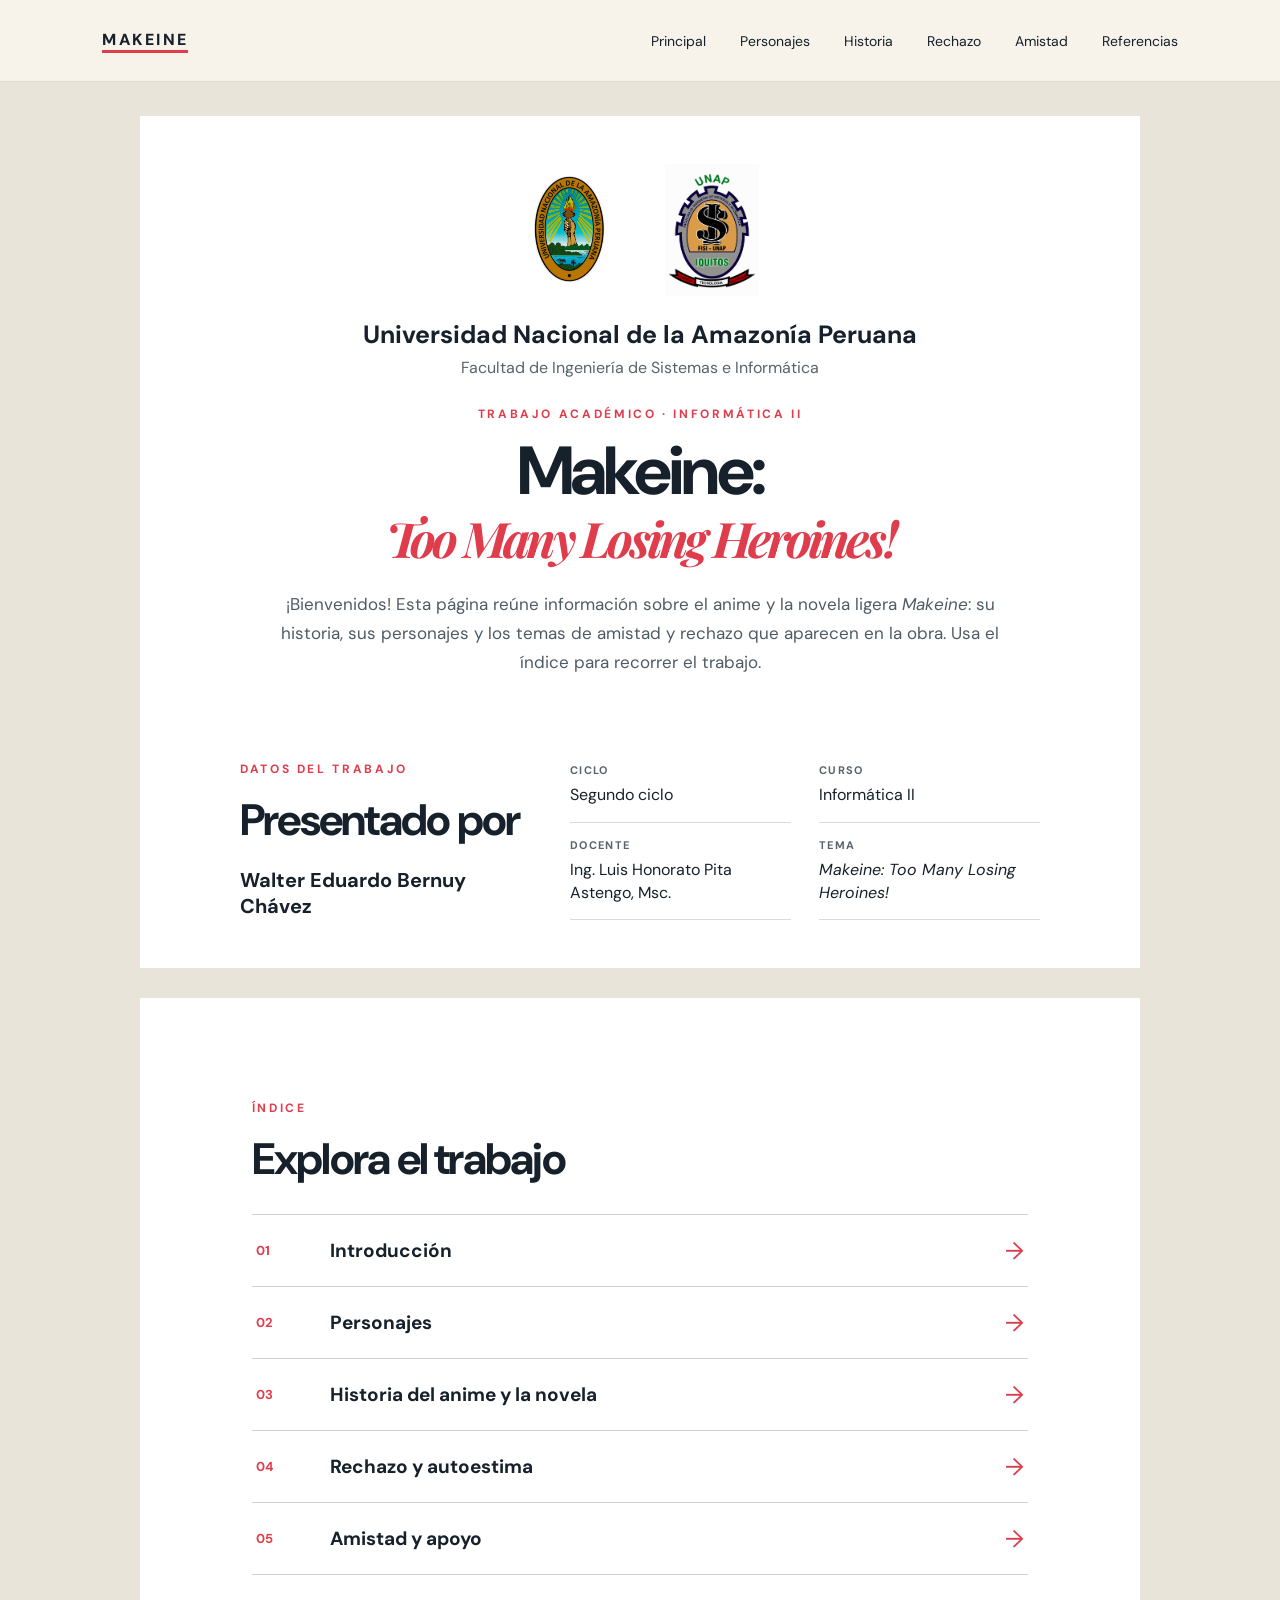
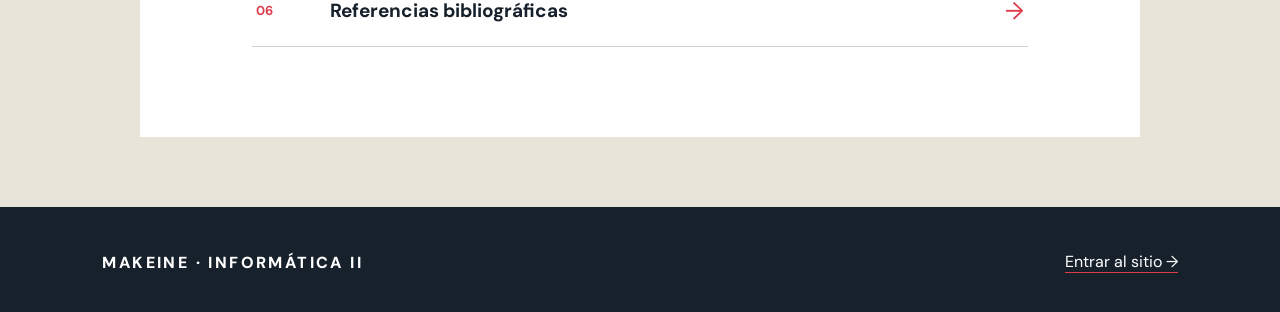
<file: index.html>
<!doctype html>
<html lang="es">
<head>
  <meta charset="utf-8">
  <meta name="viewport" content="width=device-width, initial-scale=1">
  <meta http-equiv="refresh" content="0; url=Presentacion/Presentacion.html">
  <title>Makeine | Presentacion</title>
</head>
<body>
  <p>Redirigiendo a la <a href="Presentacion/Presentacion.html">pagina de Presentacion</a>...</p>
</body>
</html>
</file>
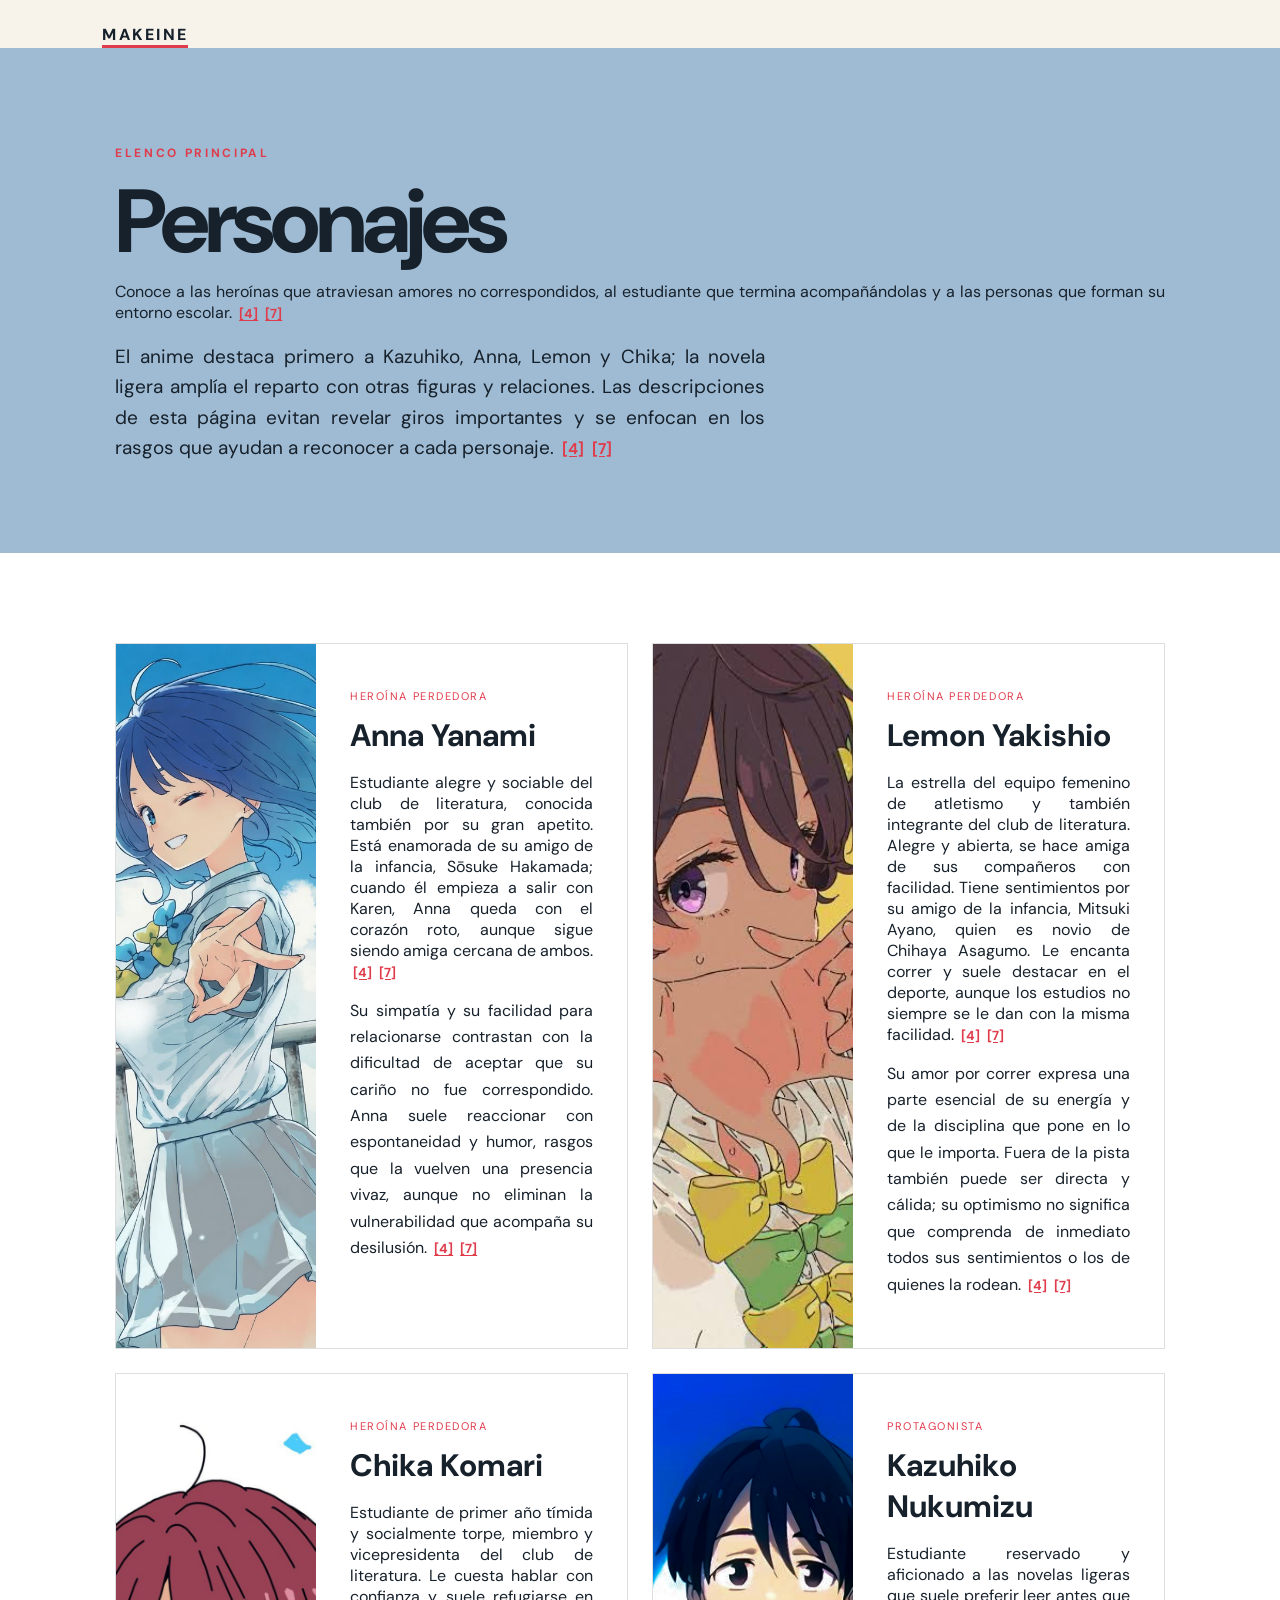
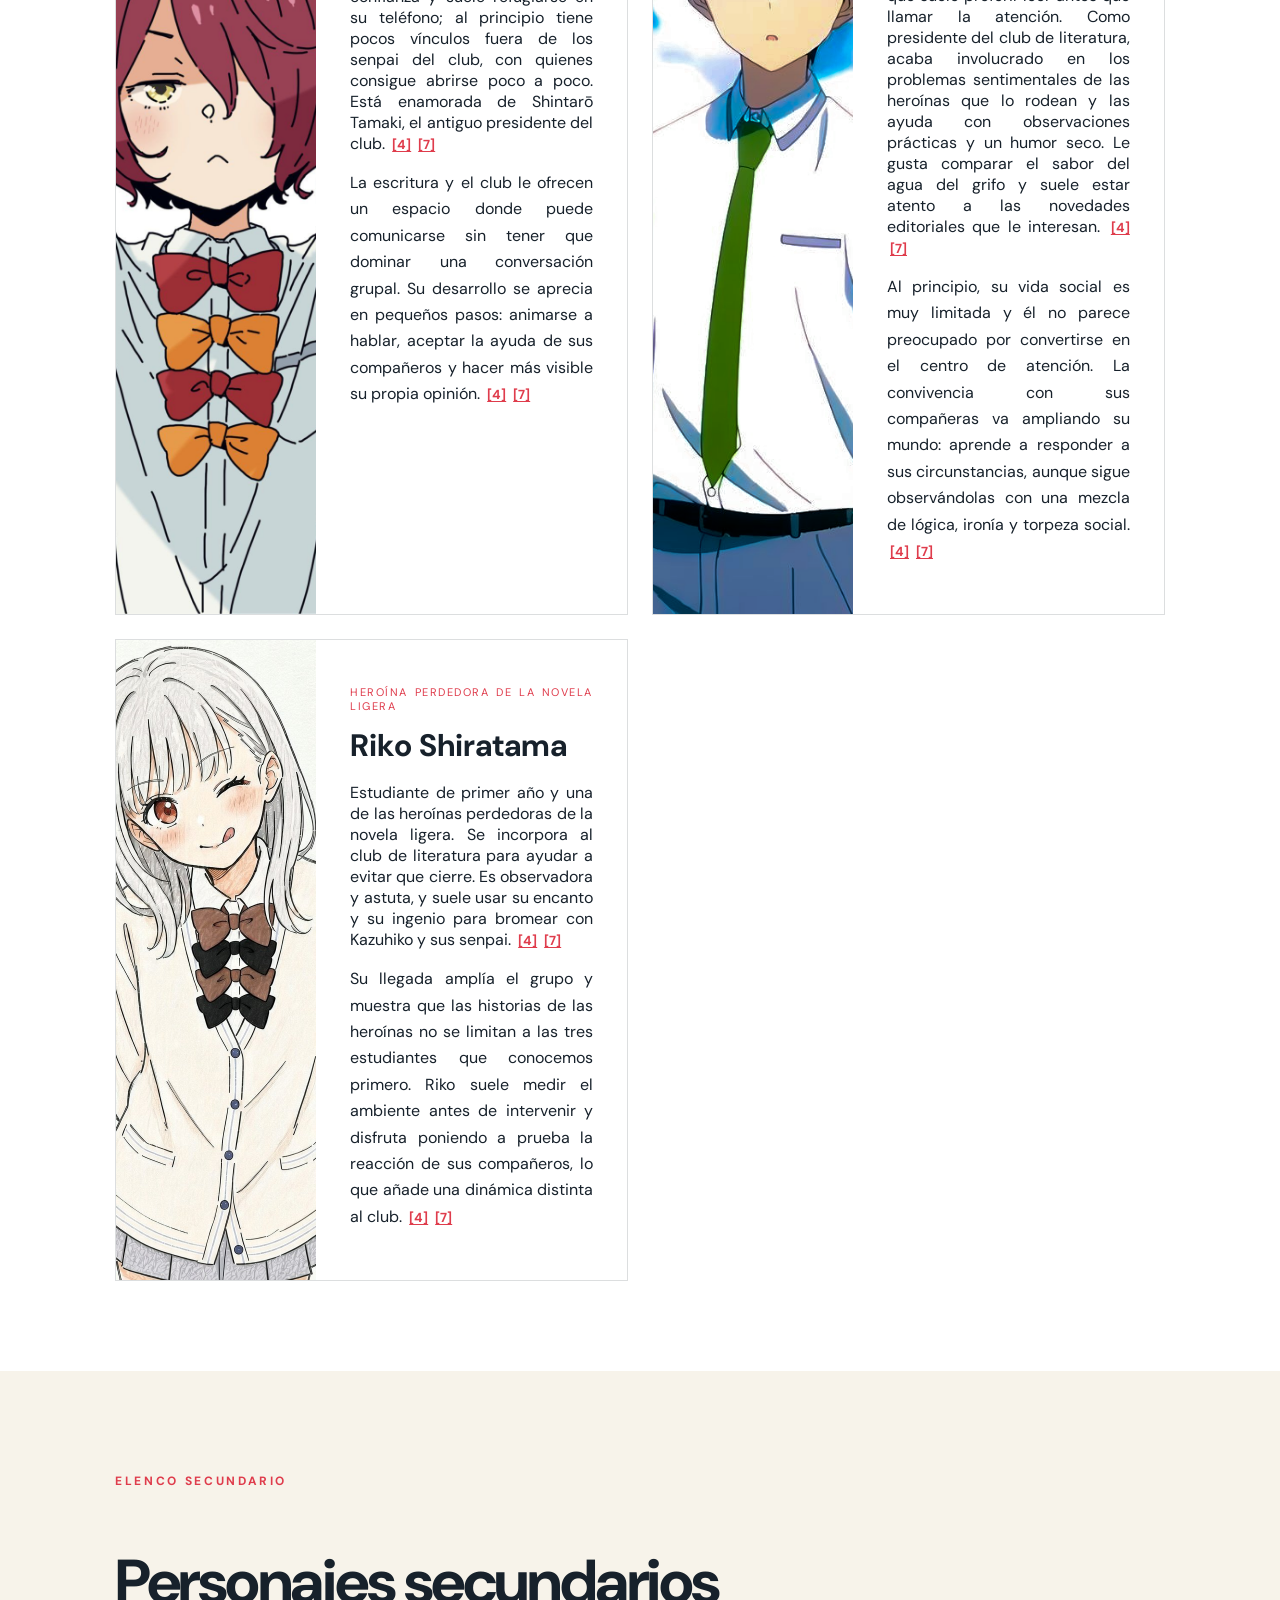
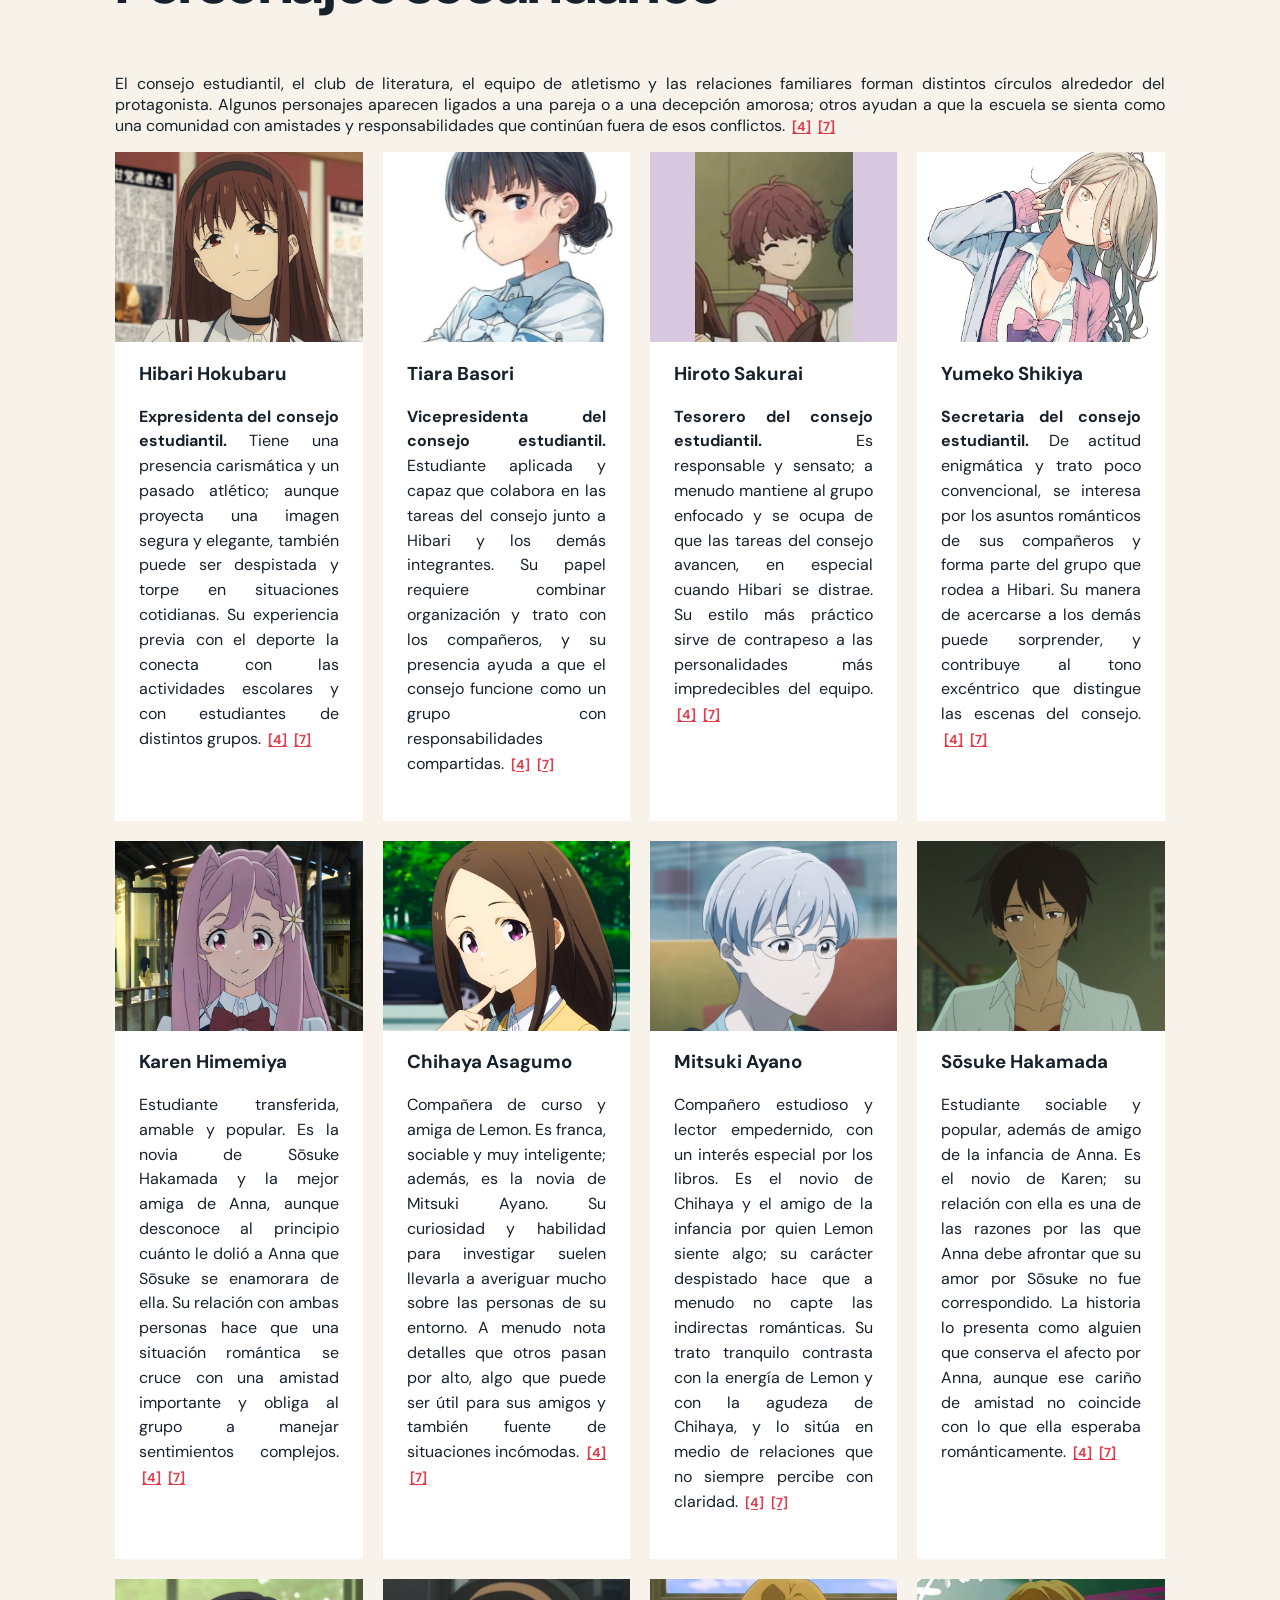
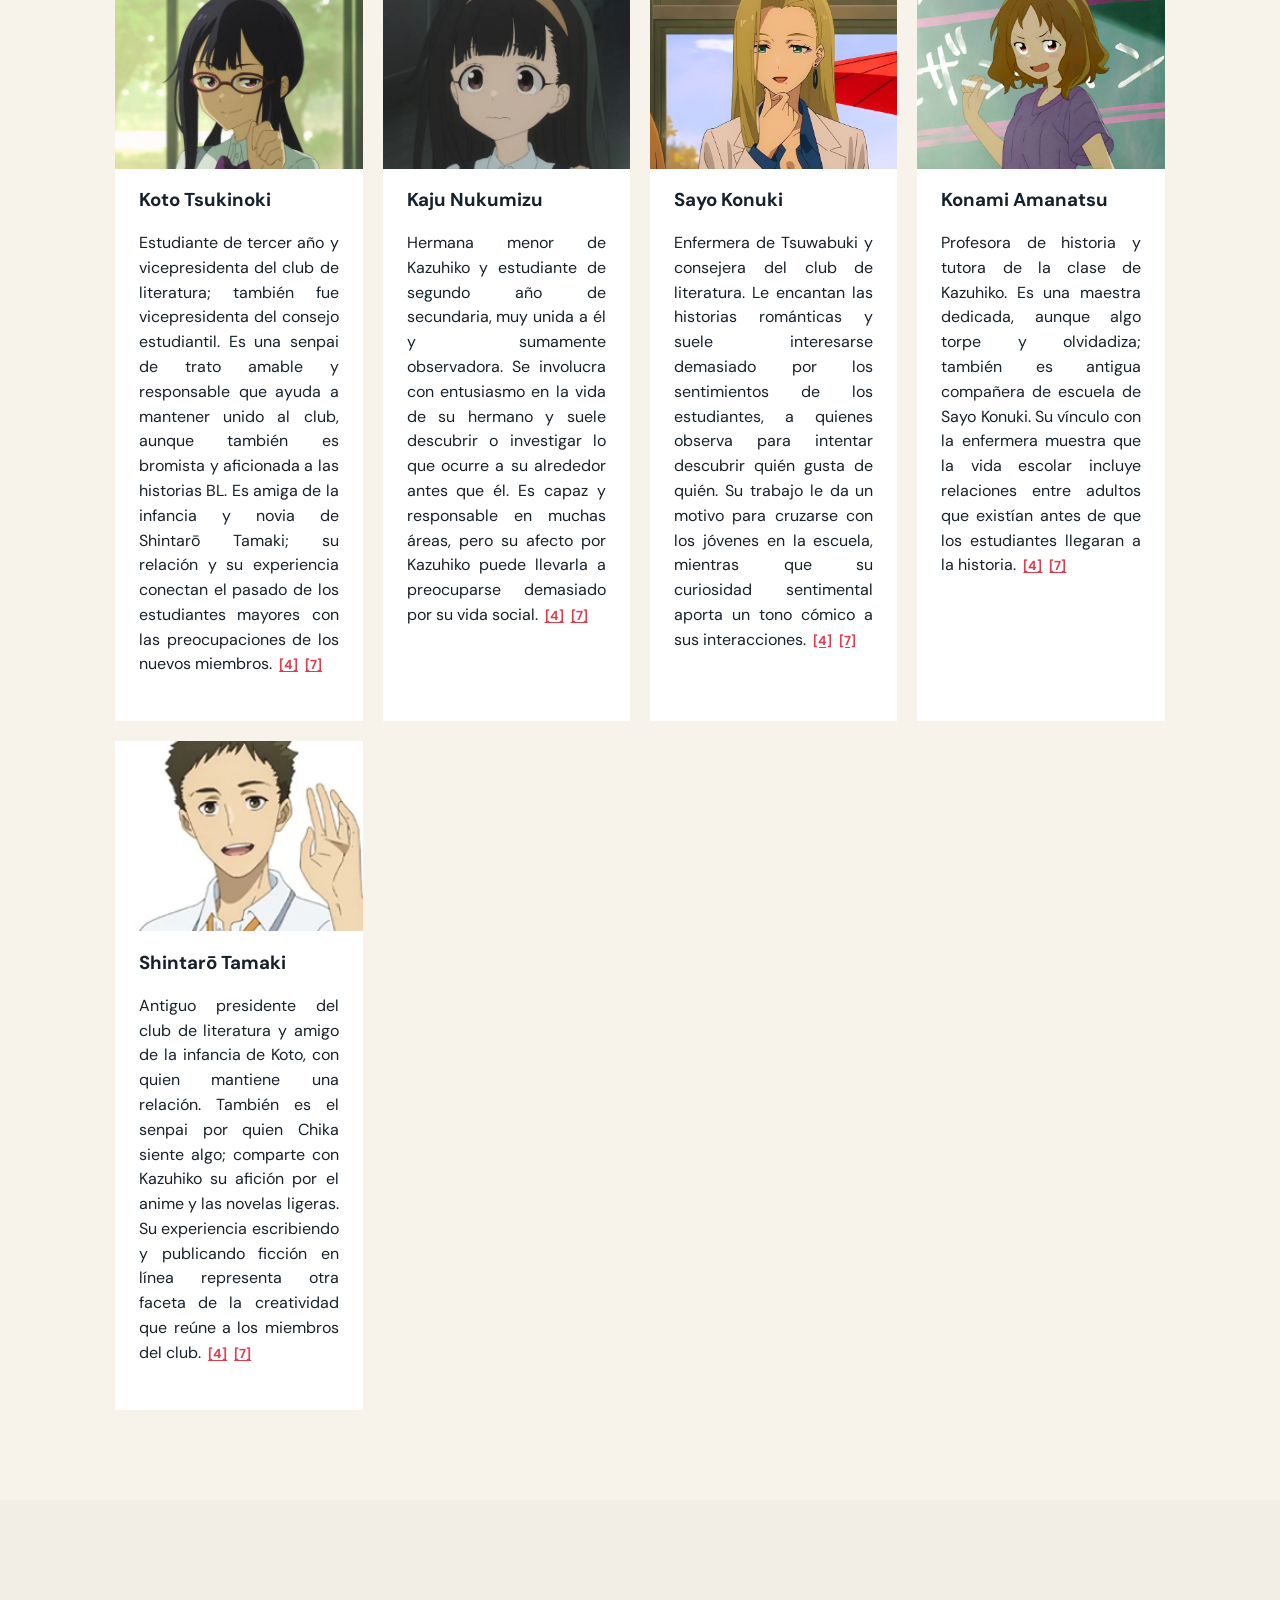
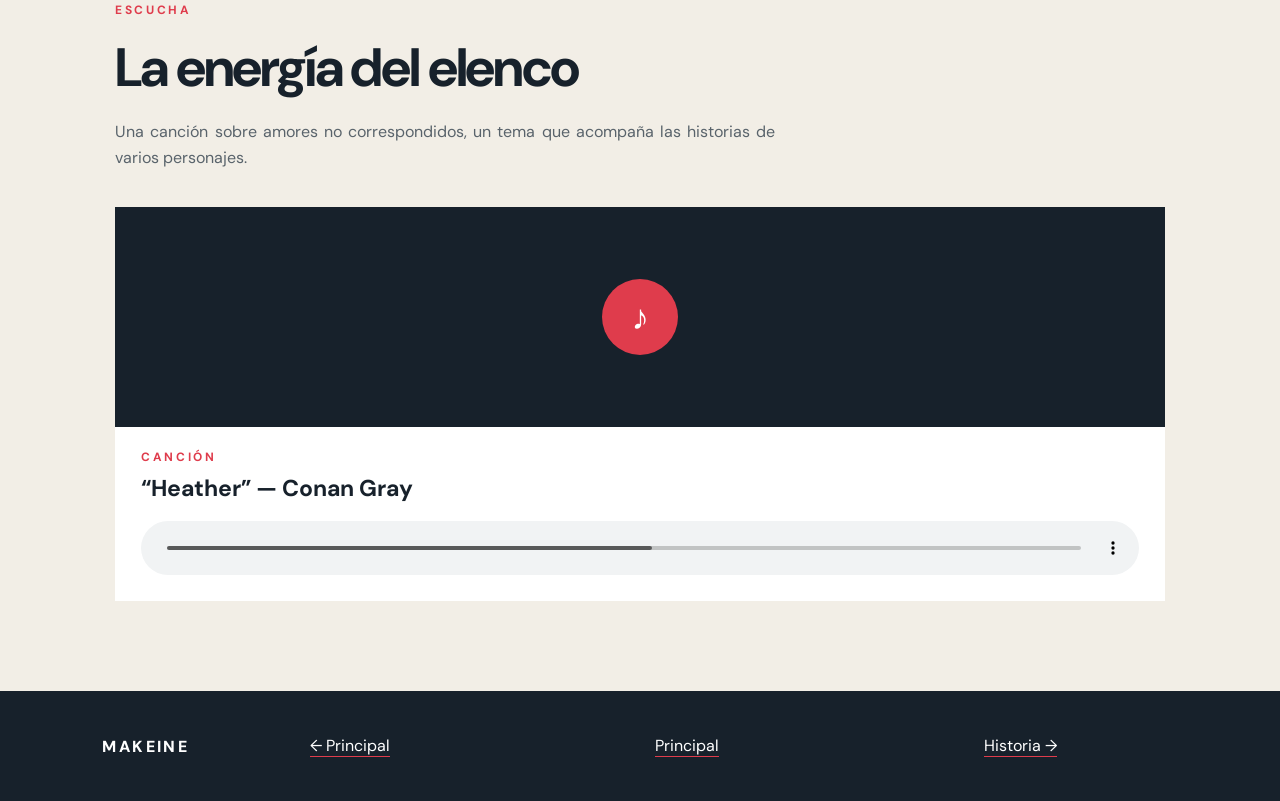
<file: Contenido 1/personajes.html>
<!doctype html>
<html lang="es">
<head>
  <meta charset="utf-8">
  <meta name="viewport" content="width=device-width, initial-scale=1">
  <link rel="icon" type="image/jpeg" href="../imagenes/favicon%20de%20de%20yanami%20v3.jpg">
  <title>Personajes | MAKEINE</title>
  <link rel="stylesheet" href="styles.css">
</head>
<body>
  <a class="brand page-brand" href="../Principal/Principal.html">MAKEINE</a>
  <main>
    <header class="page-header">
      <p class="eyebrow">ELENCO PRINCIPAL</p>
      <h1>Personajes</h1>
      <p>Conoce a las heroínas que atraviesan amores no correspondidos, al estudiante que termina acompañándolas y a las personas que forman su entorno escolar. <a class="citation" href="../Referencias/referencias.html#ref-4" aria-label="Referencia 4">[4]</a> <a class="citation" href="../Referencias/referencias.html#ref-7" aria-label="Referencia 7">[7]</a></p>
      <p>El anime destaca primero a Kazuhiko, Anna, Lemon y Chika; la novela ligera amplía el reparto con otras figuras y relaciones. Las descripciones de esta página evitan revelar giros importantes y se enfocan en los rasgos que ayudan a reconocer a cada personaje. <a class="citation" href="../Referencias/referencias.html#ref-4" aria-label="Referencia 4">[4]</a> <a class="citation" href="../Referencias/referencias.html#ref-7" aria-label="Referencia 7">[7]</a></p>
    </header>

    <section class="cast section">
      <article class="character feature-character anna">
        <div class="portrait" tabindex="0"><img src="../imagenes/Yanami%20Anna.jpg" alt="Anna Yanami" title="Anna Yanami"><span class="portrait-name">Anna Yanami</span></div>
        <div class="bio">
          <p class="role">Heroína perdedora</p>
          <h2>Anna Yanami</h2>
          <p>Estudiante alegre y sociable del club de literatura, conocida también por su gran apetito. Está enamorada de su amigo de la infancia, Sōsuke Hakamada; cuando él empieza a salir con Karen, Anna queda con el corazón roto, aunque sigue siendo amiga cercana de ambos. <a class="citation" href="../Referencias/referencias.html#ref-4" aria-label="Referencia 4">[4]</a> <a class="citation" href="../Referencias/referencias.html#ref-7" aria-label="Referencia 7">[7]</a></p>
          <p>Su simpatía y su facilidad para relacionarse contrastan con la dificultad de aceptar que su cariño no fue correspondido. Anna suele reaccionar con espontaneidad y humor, rasgos que la vuelven una presencia vivaz, aunque no eliminan la vulnerabilidad que acompaña su desilusión. <a class="citation" href="../Referencias/referencias.html#ref-4" aria-label="Referencia 4">[4]</a> <a class="citation" href="../Referencias/referencias.html#ref-7" aria-label="Referencia 7">[7]</a></p>
        </div>
      </article>

      <article class="character lemon">
        <div class="portrait" tabindex="0"><img src="../imagenes/yakishio%20lemon.jpg" alt="Lemon Yakishio" title="Lemon Yakishio"><span class="portrait-name">Lemon Yakishio</span></div>
        <div class="bio">
          <p class="role">Heroína perdedora</p>
          <h2>Lemon Yakishio</h2>
          <p>La estrella del equipo femenino de atletismo y también integrante del club de literatura. Alegre y abierta, se hace amiga de sus compañeros con facilidad. Tiene sentimientos por su amigo de la infancia, Mitsuki Ayano, quien es novio de Chihaya Asagumo. Le encanta correr y suele destacar en el deporte, aunque los estudios no siempre se le dan con la misma facilidad. <a class="citation" href="../Referencias/referencias.html#ref-4" aria-label="Referencia 4">[4]</a> <a class="citation" href="../Referencias/referencias.html#ref-7" aria-label="Referencia 7">[7]</a></p>
          <p>Su amor por correr expresa una parte esencial de su energía y de la disciplina que pone en lo que le importa. Fuera de la pista también puede ser directa y cálida; su optimismo no significa que comprenda de inmediato todos sus sentimientos o los de quienes la rodean. <a class="citation" href="../Referencias/referencias.html#ref-4" aria-label="Referencia 4">[4]</a> <a class="citation" href="../Referencias/referencias.html#ref-7" aria-label="Referencia 7">[7]</a></p>
        </div>
      </article>

      <article class="character chika">
        <div class="portrait" tabindex="0"><img src="../imagenes/komari%20chika.jpg" alt="Chika Komari" title="Chika Komari"><span class="portrait-name">Chika Komari</span></div>
        <div class="bio">
          <p class="role">Heroína perdedora</p>
          <h2>Chika Komari</h2>
          <p>Estudiante de primer año tímida y socialmente torpe, miembro y vicepresidenta del club de literatura. Le cuesta hablar con confianza y suele refugiarse en su teléfono; al principio tiene pocos vínculos fuera de los senpai del club, con quienes consigue abrirse poco a poco. Está enamorada de Shintarō Tamaki, el antiguo presidente del club. <a class="citation" href="../Referencias/referencias.html#ref-4" aria-label="Referencia 4">[4]</a> <a class="citation" href="../Referencias/referencias.html#ref-7" aria-label="Referencia 7">[7]</a></p>
          <p>La escritura y el club le ofrecen un espacio donde puede comunicarse sin tener que dominar una conversación grupal. Su desarrollo se aprecia en pequeños pasos: animarse a hablar, aceptar la ayuda de sus compañeros y hacer más visible su propia opinión. <a class="citation" href="../Referencias/referencias.html#ref-4" aria-label="Referencia 4">[4]</a> <a class="citation" href="../Referencias/referencias.html#ref-7" aria-label="Referencia 7">[7]</a></p>
        </div>
      </article>

      <article class="character kazuhiko">
        <div class="portrait" tabindex="0"><img src="../imagenes/nukumizu%20kazuhiko.png" alt="Kazuhiko Nukumizu" title="Kazuhiko Nukumizu"><span class="portrait-name">Kazuhiko Nukumizu</span></div>
        <div class="bio">
          <p class="role">Protagonista</p>
          <h2>Kazuhiko Nukumizu</h2>
          <p>Estudiante reservado y aficionado a las novelas ligeras que suele preferir leer antes que llamar la atención. Como presidente del club de literatura, acaba involucrado en los problemas sentimentales de las heroínas que lo rodean y las ayuda con observaciones prácticas y un humor seco. Le gusta comparar el sabor del agua del grifo y suele estar atento a las novedades editoriales que le interesan. <a class="citation" href="../Referencias/referencias.html#ref-4" aria-label="Referencia 4">[4]</a> <a class="citation" href="../Referencias/referencias.html#ref-7" aria-label="Referencia 7">[7]</a></p>
          <p>Al principio, su vida social es muy limitada y él no parece preocupado por convertirse en el centro de atención. La convivencia con sus compañeras va ampliando su mundo: aprende a responder a sus circunstancias, aunque sigue observándolas con una mezcla de lógica, ironía y torpeza social. <a class="citation" href="../Referencias/referencias.html#ref-4" aria-label="Referencia 4">[4]</a> <a class="citation" href="../Referencias/referencias.html#ref-7" aria-label="Referencia 7">[7]</a></p>
        </div>
      </article>

      <article class="character riko">
        <div class="portrait" tabindex="0"><img src="../imagenes/shiratama%20riko.png" alt="Riko Shiratama" title="Riko Shiratama"><span class="portrait-name">Riko Shiratama</span></div>
        <div class="bio">
          <p class="role">Heroína perdedora de la novela ligera</p>
          <h2>Riko Shiratama</h2>
          <p>Estudiante de primer año y una de las heroínas perdedoras de la novela ligera. Se incorpora al club de literatura para ayudar a evitar que cierre. Es observadora y astuta, y suele usar su encanto y su ingenio para bromear con Kazuhiko y sus senpai. <a class="citation" href="../Referencias/referencias.html#ref-4" aria-label="Referencia 4">[4]</a> <a class="citation" href="../Referencias/referencias.html#ref-7" aria-label="Referencia 7">[7]</a></p>
          <p>Su llegada amplía el grupo y muestra que las historias de las heroínas no se limitan a las tres estudiantes que conocemos primero. Riko suele medir el ambiente antes de intervenir y disfruta poniendo a prueba la reacción de sus compañeros, lo que añade una dinámica distinta al club. <a class="citation" href="../Referencias/referencias.html#ref-4" aria-label="Referencia 4">[4]</a> <a class="citation" href="../Referencias/referencias.html#ref-7" aria-label="Referencia 7">[7]</a></p>
        </div>
      </article>
    </section>

    <section class="support section">
      <p class="section-kicker">ELENCO SECUNDARIO</p>
      <h2>Personajes secundarios</h2>
      <p>El consejo estudiantil, el club de literatura, el equipo de atletismo y las relaciones familiares forman distintos círculos alrededor del protagonista. Algunos personajes aparecen ligados a una pareja o a una decepción amorosa; otros ayudan a que la escuela se sienta como una comunidad con amistades y responsabilidades que continúan fuera de esos conflictos. <a class="citation" href="../Referencias/referencias.html#ref-4" aria-label="Referencia 4">[4]</a> <a class="citation" href="../Referencias/referencias.html#ref-7" aria-label="Referencia 7">[7]</a></p>
      <div class="support-grid">
        <article>
          <div class="mini portrait"><img src="../imagenes/hokubaru%20hibari.jpg" alt="Hibari Hokubaru"></div>
          <h3>Hibari Hokubaru</h3>
          <p><strong>Expresidenta del consejo estudiantil.</strong> Tiene una presencia carismática y un pasado atlético; aunque proyecta una imagen segura y elegante, también puede ser despistada y torpe en situaciones cotidianas. Su experiencia previa con el deporte la conecta con las actividades escolares y con estudiantes de distintos grupos. <a class="citation" href="../Referencias/referencias.html#ref-4" aria-label="Referencia 4">[4]</a> <a class="citation" href="../Referencias/referencias.html#ref-7" aria-label="Referencia 7">[7]</a></p>
        </article>
        <article>
          <div class="mini portrait"><img src="../imagenes/basori%20tiara.jpg" alt="Tiara Basori"></div>
          <h3>Tiara Basori</h3>
          <p><strong>Vicepresidenta del consejo estudiantil.</strong> Estudiante aplicada y capaz que colabora en las tareas del consejo junto a Hibari y los demás integrantes. Su papel requiere combinar organización y trato con los compañeros, y su presencia ayuda a que el consejo funcione como un grupo con responsabilidades compartidas. <a class="citation" href="../Referencias/referencias.html#ref-4" aria-label="Referencia 4">[4]</a> <a class="citation" href="../Referencias/referencias.html#ref-7" aria-label="Referencia 7">[7]</a></p>
        </article>
        <article>
          <div class="mini portrait"><img class="sakurai-image" src="../imagenes/sakurai%20hiroto.png" alt="Hiroto Sakurai" loading="eager"></div>
          <h3>Hiroto Sakurai</h3>
          <p><strong>Tesorero del consejo estudiantil.</strong> Es responsable y sensato; a menudo mantiene al grupo enfocado y se ocupa de que las tareas del consejo avancen, en especial cuando Hibari se distrae. Su estilo más práctico sirve de contrapeso a las personalidades más impredecibles del equipo. <a class="citation" href="../Referencias/referencias.html#ref-4" aria-label="Referencia 4">[4]</a> <a class="citation" href="../Referencias/referencias.html#ref-7" aria-label="Referencia 7">[7]</a></p>
        </article>
        <article>
          <div class="mini portrait"><img src="../imagenes/Yumeko%20Shikiya.jpg" alt="Yumeko Shikiya"></div>
          <h3>Yumeko Shikiya</h3>
          <p><strong>Secretaria del consejo estudiantil.</strong> De actitud enigmática y trato poco convencional, se interesa por los asuntos románticos de sus compañeros y forma parte del grupo que rodea a Hibari. Su manera de acercarse a los demás puede sorprender, y contribuye al tono excéntrico que distingue las escenas del consejo. <a class="citation" href="../Referencias/referencias.html#ref-4" aria-label="Referencia 4">[4]</a> <a class="citation" href="../Referencias/referencias.html#ref-7" aria-label="Referencia 7">[7]</a></p>
        </article>
        <article>
          <div class="mini portrait" tabindex="0"><img src="../imagenes/himemiya%20karen.jpg" alt="Karen Himemiya" title="Karen Himemiya"><span class="portrait-name">Karen Himemiya</span></div>
          <h3>Karen Himemiya</h3>
          <p>Estudiante transferida, amable y popular. Es la novia de Sōsuke Hakamada y la mejor amiga de Anna, aunque desconoce al principio cuánto le dolió a Anna que Sōsuke se enamorara de ella. Su relación con ambas personas hace que una situación romántica se cruce con una amistad importante y obliga al grupo a manejar sentimientos complejos. <a class="citation" href="../Referencias/referencias.html#ref-4" aria-label="Referencia 4">[4]</a> <a class="citation" href="../Referencias/referencias.html#ref-7" aria-label="Referencia 7">[7]</a></p>
        </article>
        <article>
          <div class="mini portrait" tabindex="0"><img src="../imagenes/asagumo%20chihaya.jpg" alt="Chihaya Asagumo" title="Chihaya Asagumo"><span class="portrait-name">Chihaya Asagumo</span></div>
          <h3>Chihaya Asagumo</h3>
          <p>Compañera de curso y amiga de Lemon. Es franca, sociable y muy inteligente; además, es la novia de Mitsuki Ayano. Su curiosidad y habilidad para investigar suelen llevarla a averiguar mucho sobre las personas de su entorno. A menudo nota detalles que otros pasan por alto, algo que puede ser útil para sus amigos y también fuente de situaciones incómodas. <a class="citation" href="../Referencias/referencias.html#ref-4" aria-label="Referencia 4">[4]</a> <a class="citation" href="../Referencias/referencias.html#ref-7" aria-label="Referencia 7">[7]</a></p>
        </article>
        <article>
          <div class="mini portrait"><img src="../imagenes/ayano%20mitsuki.jpg" alt="Mitsuki Ayano"></div>
          <h3>Mitsuki Ayano</h3>
          <p>Compañero estudioso y lector empedernido, con un interés especial por los libros. Es el novio de Chihaya y el amigo de la infancia por quien Lemon siente algo; su carácter despistado hace que a menudo no capte las indirectas románticas. Su trato tranquilo contrasta con la energía de Lemon y con la agudeza de Chihaya, y lo sitúa en medio de relaciones que no siempre percibe con claridad. <a class="citation" href="../Referencias/referencias.html#ref-4" aria-label="Referencia 4">[4]</a> <a class="citation" href="../Referencias/referencias.html#ref-7" aria-label="Referencia 7">[7]</a></p>
        </article>
        <article>
          <div class="mini portrait"><img src="../imagenes/hakamada%20sousuke.jpg" alt="Sōsuke Hakamada"></div>
          <h3>Sōsuke Hakamada</h3>
          <p>Estudiante sociable y popular, además de amigo de la infancia de Anna. Es el novio de Karen; su relación con ella es una de las razones por las que Anna debe afrontar que su amor por Sōsuke no fue correspondido. La historia lo presenta como alguien que conserva el afecto por Anna, aunque ese cariño de amistad no coincide con lo que ella esperaba románticamente. <a class="citation" href="../Referencias/referencias.html#ref-4" aria-label="Referencia 4">[4]</a> <a class="citation" href="../Referencias/referencias.html#ref-7" aria-label="Referencia 7">[7]</a></p>
        </article>
        <article>
          <div class="mini portrait"><img src="../imagenes/tsukinoki%20koto.jpg" alt="Koto Tsukinoki"></div>
          <h3>Koto Tsukinoki</h3>
          <p>Estudiante de tercer año y vicepresidenta del club de literatura; también fue vicepresidenta del consejo estudiantil. Es una senpai de trato amable y responsable que ayuda a mantener unido al club, aunque también es bromista y aficionada a las historias BL. Es amiga de la infancia y novia de Shintarō Tamaki; su relación y su experiencia conectan el pasado de los estudiantes mayores con las preocupaciones de los nuevos miembros. <a class="citation" href="../Referencias/referencias.html#ref-4" aria-label="Referencia 4">[4]</a> <a class="citation" href="../Referencias/referencias.html#ref-7" aria-label="Referencia 7">[7]</a></p>
        </article>
        <article>
          <div class="mini portrait"><img src="../imagenes/nukumizu%20kaju.jpg" alt="Kaju Nukumizu"></div>
          <h3>Kaju Nukumizu</h3>
          <p>Hermana menor de Kazuhiko y estudiante de segundo año de secundaria, muy unida a él y sumamente observadora. Se involucra con entusiasmo en la vida de su hermano y suele descubrir o investigar lo que ocurre a su alrededor antes que él. Es capaz y responsable en muchas áreas, pero su afecto por Kazuhiko puede llevarla a preocuparse demasiado por su vida social. <a class="citation" href="../Referencias/referencias.html#ref-4" aria-label="Referencia 4">[4]</a> <a class="citation" href="../Referencias/referencias.html#ref-7" aria-label="Referencia 7">[7]</a></p>
        </article>
        <article>
          <div class="mini portrait"><img src="../imagenes/konuki%20sayo.jpg" alt="Sayo Konuki"></div>
          <h3>Sayo Konuki</h3>
          <p>Enfermera de Tsuwabuki y consejera del club de literatura. Le encantan las historias románticas y suele interesarse demasiado por los sentimientos de los estudiantes, a quienes observa para intentar descubrir quién gusta de quién. Su trabajo le da un motivo para cruzarse con los jóvenes en la escuela, mientras que su curiosidad sentimental aporta un tono cómico a sus interacciones. <a class="citation" href="../Referencias/referencias.html#ref-4" aria-label="Referencia 4">[4]</a> <a class="citation" href="../Referencias/referencias.html#ref-7" aria-label="Referencia 7">[7]</a></p>
        </article>
        <article>
          <div class="mini portrait"><img src="../imagenes/amanatsu%20konami.jpg" alt="Konami Amanatsu"></div>
          <h3>Konami Amanatsu</h3>
          <p>Profesora de historia y tutora de la clase de Kazuhiko. Es una maestra dedicada, aunque algo torpe y olvidadiza; también es antigua compañera de escuela de Sayo Konuki. Su vínculo con la enfermera muestra que la vida escolar incluye relaciones entre adultos que existían antes de que los estudiantes llegaran a la historia. <a class="citation" href="../Referencias/referencias.html#ref-4" aria-label="Referencia 4">[4]</a> <a class="citation" href="../Referencias/referencias.html#ref-7" aria-label="Referencia 7">[7]</a></p>
        </article>
        <article>
          <div class="mini portrait"><img src="../imagenes/tamaki%20shintaro.png" alt="Shintarō Tamaki"></div>
          <h3>Shintarō Tamaki</h3>
          <p>Antiguo presidente del club de literatura y amigo de la infancia de Koto, con quien mantiene una relación. También es el senpai por quien Chika siente algo; comparte con Kazuhiko su afición por el anime y las novelas ligeras. Su experiencia escribiendo y publicando ficción en línea representa otra faceta de la creatividad que reúne a los miembros del club. <a class="citation" href="../Referencias/referencias.html#ref-4" aria-label="Referencia 4">[4]</a> <a class="citation" href="../Referencias/referencias.html#ref-7" aria-label="Referencia 7">[7]</a></p>
        </article>
      </div>
    </section>
  </main>

  <section class="media-section section" aria-labelledby="personajes-audio-title">
    <div class="media-heading">
      <p class="section-kicker">ESCUCHA</p>
      <h2 id="personajes-audio-title">La energía del elenco</h2>
      <p>Una canción sobre amores no correspondidos, un tema que acompaña las historias de varios personajes.</p>
    </div>
    <article class="media-card audio-card">
      <div class="audio-art">
        <span>♪</span>
      </div>
      <div class="media-caption">
        <p class="section-kicker">CANCIÓN</p>
        <h3>“Heather” — Conan Gray</h3>
        <audio controls preload="metadata">
          <source src="../videos%20y%20audios/Conan%20Gray%20-%20Heather%20%5BSubtitulado%20en%20Espa%C3%B1ol%20%20%20Lyrics%5D%28MP3_160K%29.mp3" type="audio/mpeg">
          Tu navegador no puede reproducir este audio.
        </audio>
      </div>
    </article>
  </section>

  <footer class="content-footer">
    <span>MAKEINE</span>
    <nav class="page-navigation" aria-label="Navegación entre páginas">
      <a href="../Principal/Principal.html" aria-label="Ir a Principal" title="Principal">← Principal</a>
      <a class="home-link" href="../Principal/Principal.html" aria-label="Ir a Principal" title="Principal">Principal</a>
      <a href="../Contenido 2/historia.html" aria-label="Ir a Historia" title="Historia">Historia →</a>
    </nav>
  </footer>
</body>
</html>
</file>
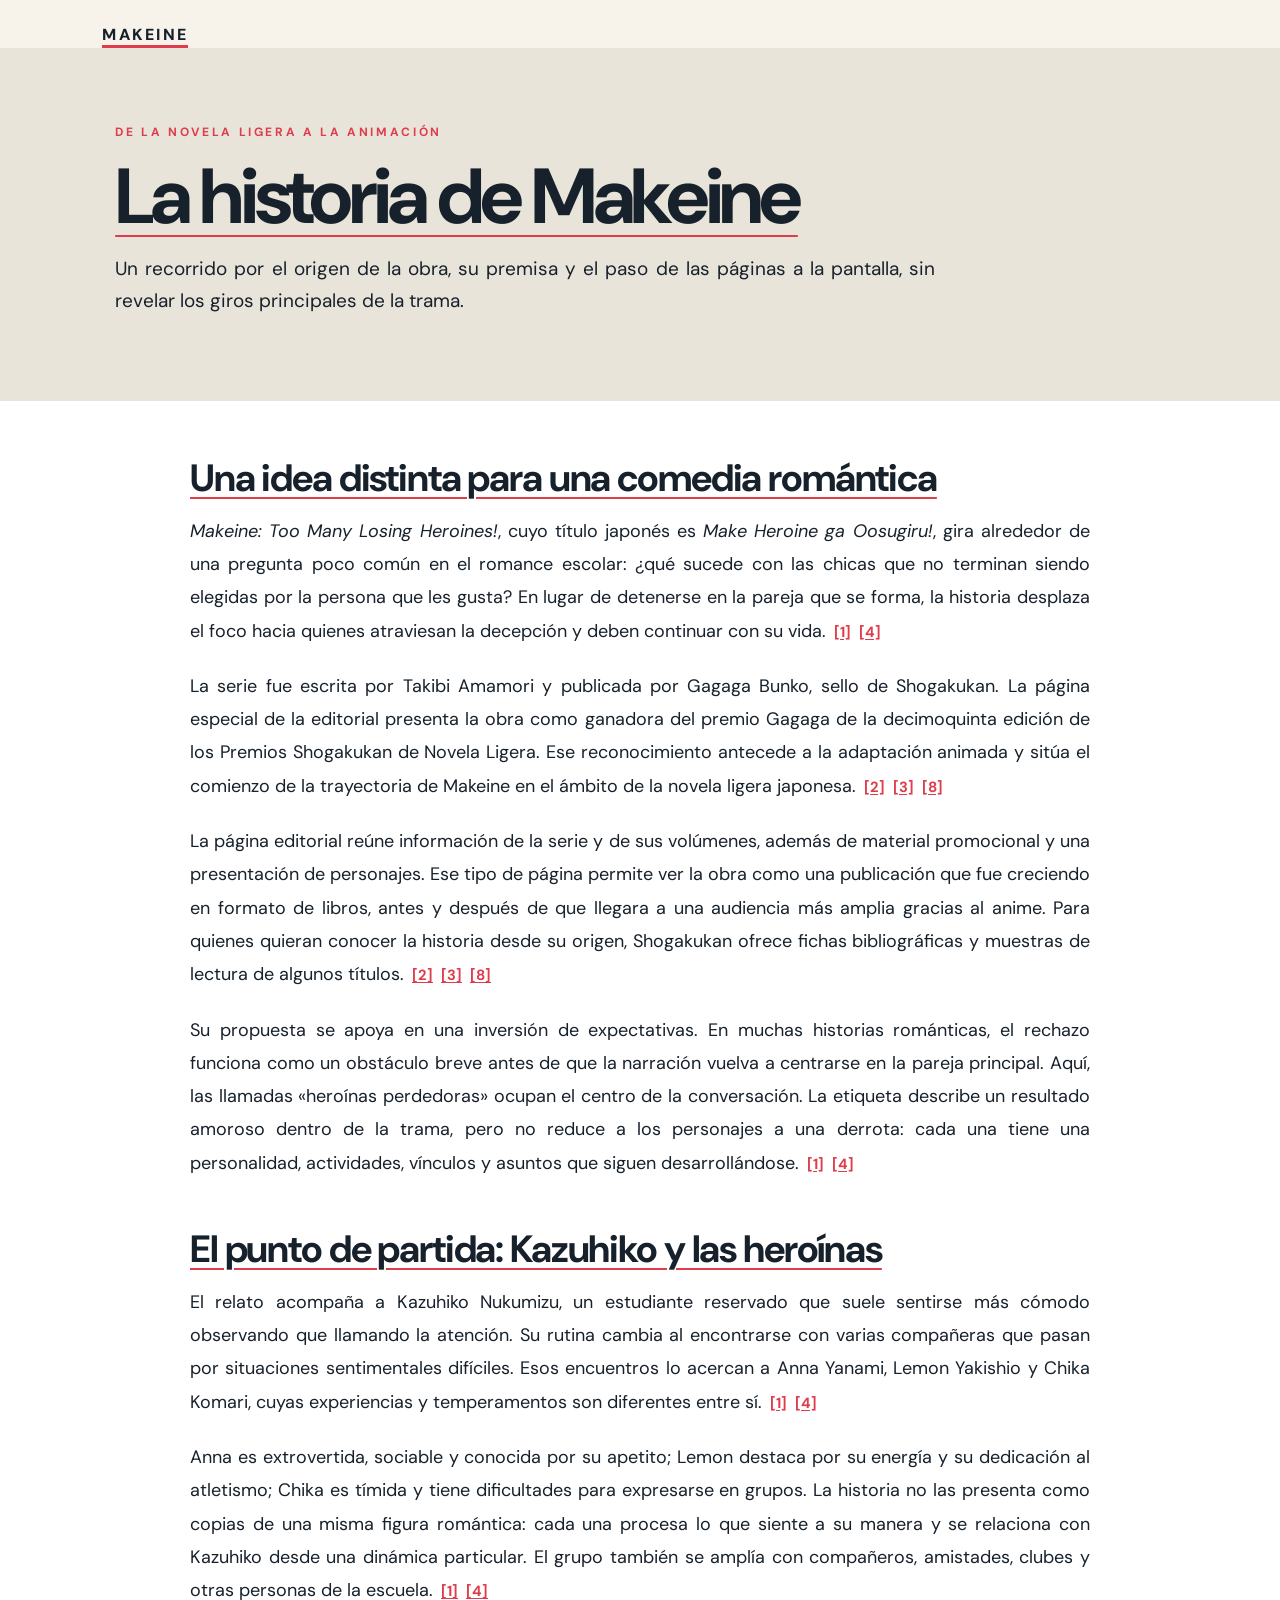
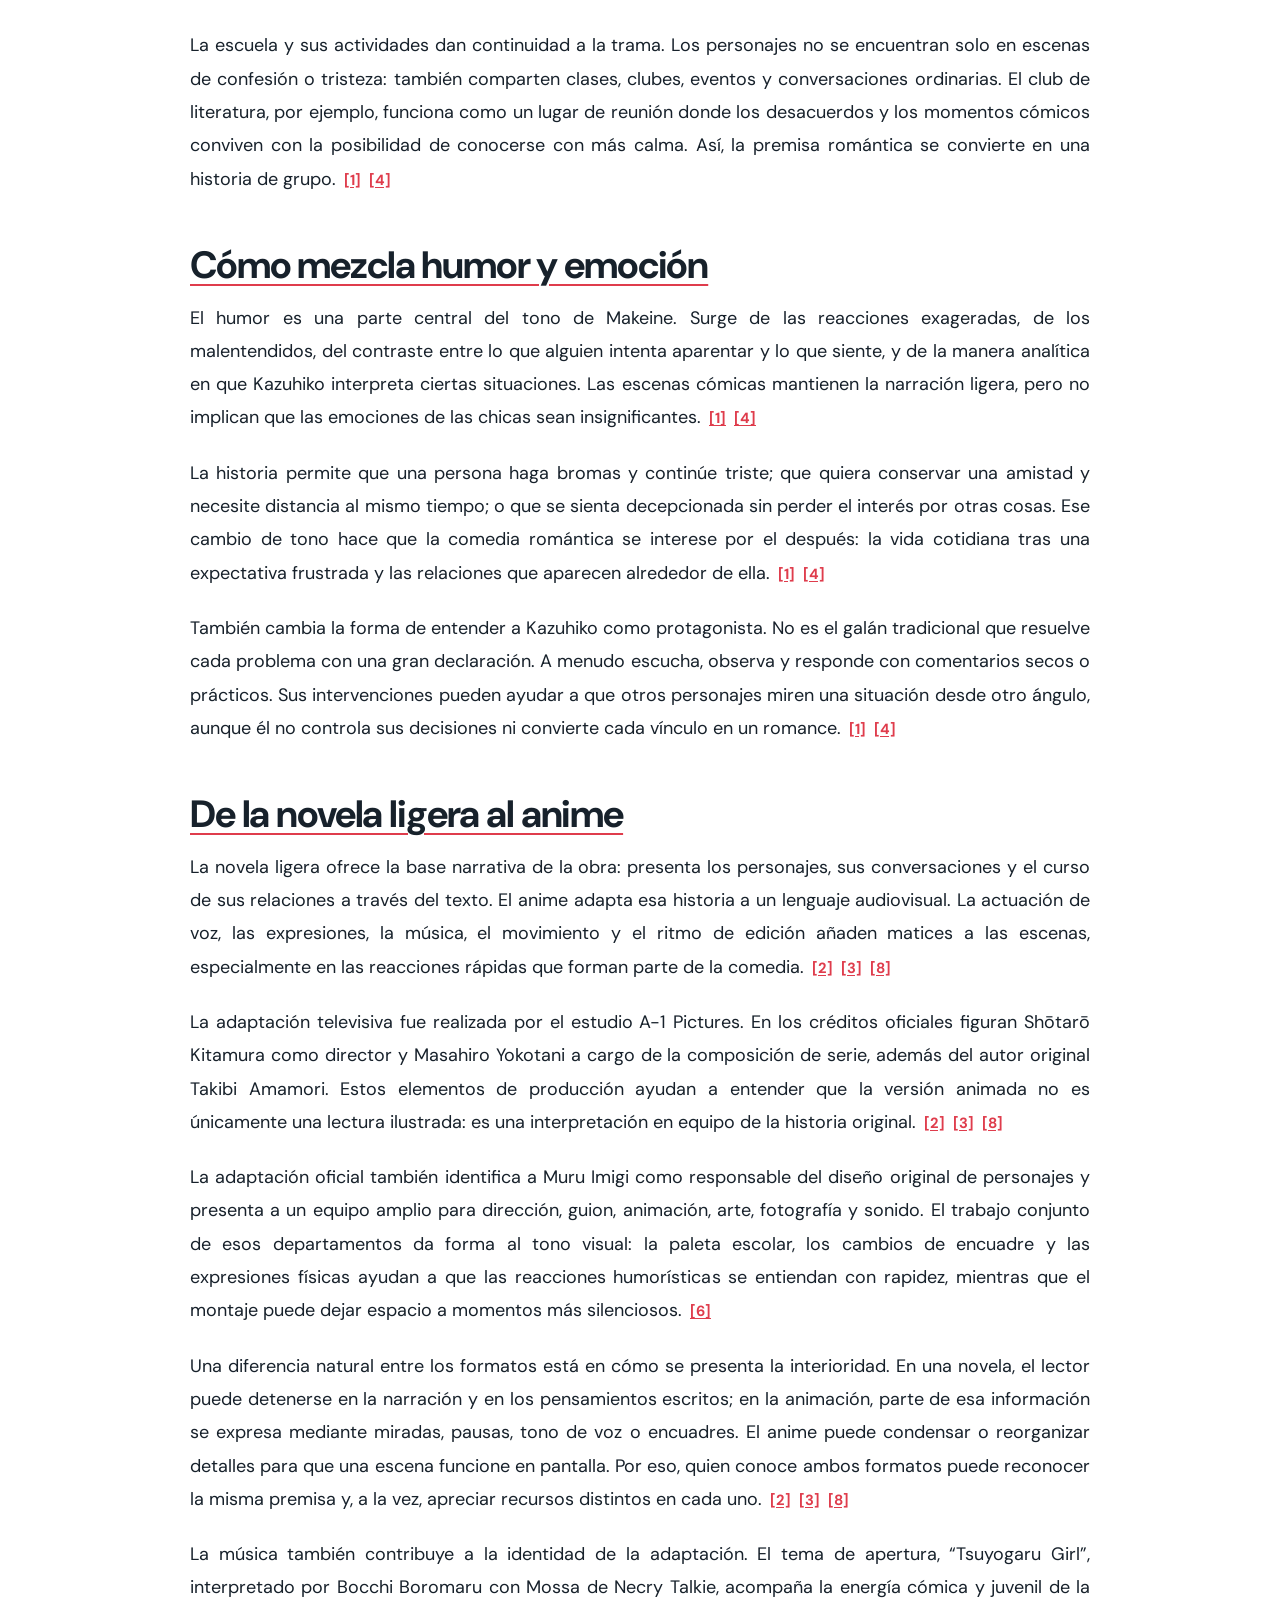
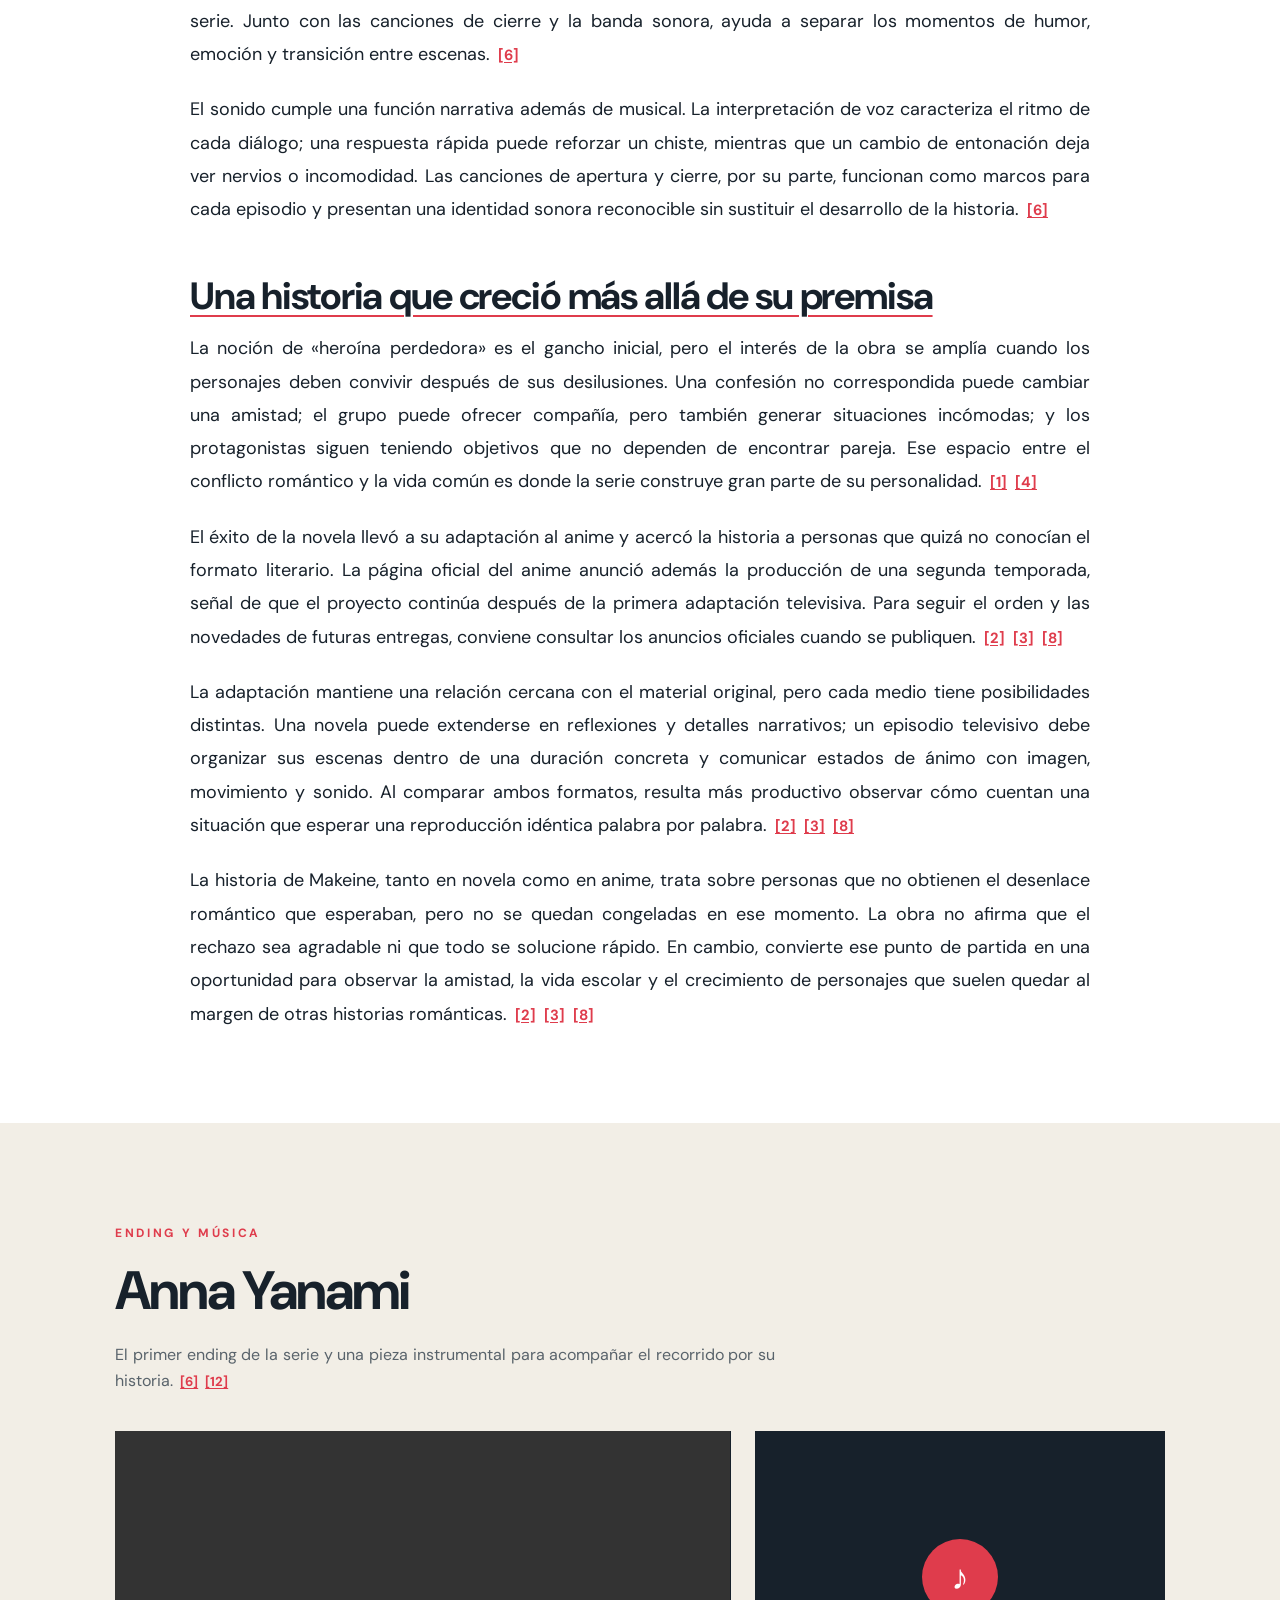
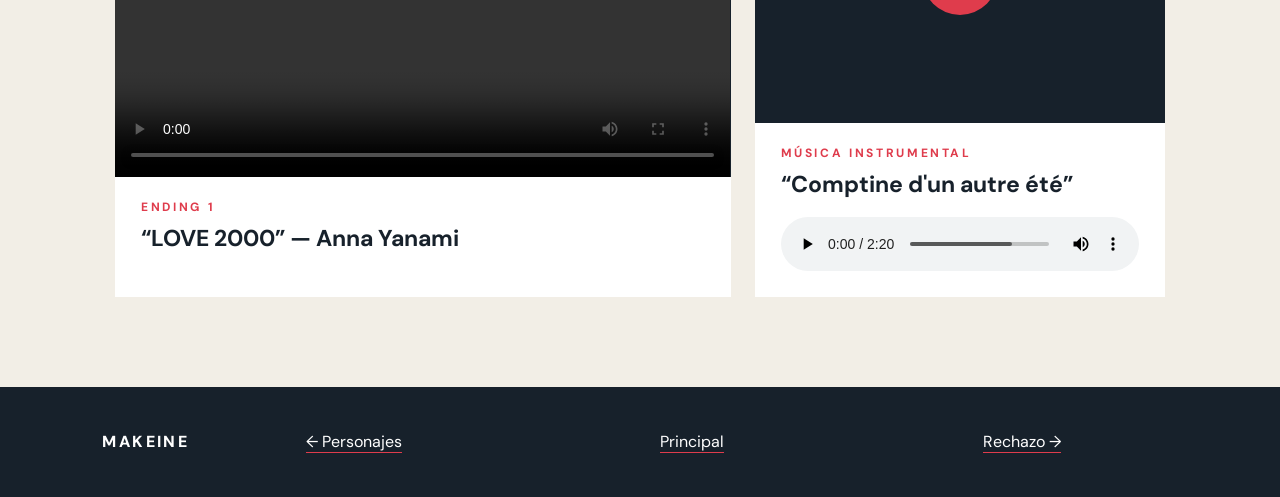
<file: Contenido 2/historia.html>
<!doctype html>
<html lang="es">
<head>
  <meta charset="utf-8">
  <meta name="viewport" content="width=device-width, initial-scale=1">
  <meta name="description" content="Historia y desarrollo de Makeine: desde la novela ligera hasta su adaptación al anime.">
  <link rel="icon" type="image/png" href="../imagenes/favicon%20de%20kazuhiko%20v2.png">
  <title>Historia de Makeine | MAKEINE</title>
  <link rel="stylesheet" href="../Principal/styles.css">
</head>
<body class="underlined-headings">
  <a class="brand page-brand" href="../Principal/Principal.html">MAKEINE</a>
  <main>
    <header class="article-hero">
      <p class="eyebrow">DE LA NOVELA LIGERA A LA ANIMACIÓN</p>
      <h1>La historia de Makeine</h1>
      <p class="lead">Un recorrido por el origen de la obra, su premisa y el paso de las páginas a la pantalla, sin revelar los giros principales de la trama.</p>
    </header>

    <section class="article-layout section">
      <article class="article-body">
        <h2>Una idea distinta para una comedia romántica</h2>
        <p><em>Makeine: Too Many Losing Heroines!</em>, cuyo título japonés es <em>Make Heroine ga Oosugiru!</em>, gira alrededor de una pregunta poco común en el romance escolar: ¿qué sucede con las chicas que no terminan siendo elegidas por la persona que les gusta? En lugar de detenerse en la pareja que se forma, la historia desplaza el foco hacia quienes atraviesan la decepción y deben continuar con su vida. <a class="citation" href="../Referencias/referencias.html#ref-1" aria-label="Referencia 1">[1]</a> <a class="citation" href="../Referencias/referencias.html#ref-4" aria-label="Referencia 4">[4]</a></p>
        <p>La serie fue escrita por Takibi Amamori y publicada por Gagaga Bunko, sello de Shogakukan. La página especial de la editorial presenta la obra como ganadora del premio Gagaga de la decimoquinta edición de los Premios Shogakukan de Novela Ligera. Ese reconocimiento antecede a la adaptación animada y sitúa el comienzo de la trayectoria de Makeine en el ámbito de la novela ligera japonesa. <a class="citation" href="../Referencias/referencias.html#ref-2" aria-label="Referencia 2">[2]</a> <a class="citation" href="../Referencias/referencias.html#ref-3" aria-label="Referencia 3">[3]</a> <a class="citation" href="../Referencias/referencias.html#ref-8" aria-label="Referencia 8">[8]</a></p>
        <p>La página editorial reúne información de la serie y de sus volúmenes, además de material promocional y una presentación de personajes. Ese tipo de página permite ver la obra como una publicación que fue creciendo en formato de libros, antes y después de que llegara a una audiencia más amplia gracias al anime. Para quienes quieran conocer la historia desde su origen, Shogakukan ofrece fichas bibliográficas y muestras de lectura de algunos títulos. <a class="citation" href="../Referencias/referencias.html#ref-2" aria-label="Referencia 2">[2]</a> <a class="citation" href="../Referencias/referencias.html#ref-3" aria-label="Referencia 3">[3]</a> <a class="citation" href="../Referencias/referencias.html#ref-8" aria-label="Referencia 8">[8]</a></p>
        <p>Su propuesta se apoya en una inversión de expectativas. En muchas historias románticas, el rechazo funciona como un obstáculo breve antes de que la narración vuelva a centrarse en la pareja principal. Aquí, las llamadas «heroínas perdedoras» ocupan el centro de la conversación. La etiqueta describe un resultado amoroso dentro de la trama, pero no reduce a los personajes a una derrota: cada una tiene una personalidad, actividades, vínculos y asuntos que siguen desarrollándose. <a class="citation" href="../Referencias/referencias.html#ref-1" aria-label="Referencia 1">[1]</a> <a class="citation" href="../Referencias/referencias.html#ref-4" aria-label="Referencia 4">[4]</a></p>

        <h2>El punto de partida: Kazuhiko y las heroínas</h2>
        <p>El relato acompaña a Kazuhiko Nukumizu, un estudiante reservado que suele sentirse más cómodo observando que llamando la atención. Su rutina cambia al encontrarse con varias compañeras que pasan por situaciones sentimentales difíciles. Esos encuentros lo acercan a Anna Yanami, Lemon Yakishio y Chika Komari, cuyas experiencias y temperamentos son diferentes entre sí. <a class="citation" href="../Referencias/referencias.html#ref-1" aria-label="Referencia 1">[1]</a> <a class="citation" href="../Referencias/referencias.html#ref-4" aria-label="Referencia 4">[4]</a></p>
        <p>Anna es extrovertida, sociable y conocida por su apetito; Lemon destaca por su energía y su dedicación al atletismo; Chika es tímida y tiene dificultades para expresarse en grupos. La historia no las presenta como copias de una misma figura romántica: cada una procesa lo que siente a su manera y se relaciona con Kazuhiko desde una dinámica particular. El grupo también se amplía con compañeros, amistades, clubes y otras personas de la escuela. <a class="citation" href="../Referencias/referencias.html#ref-1" aria-label="Referencia 1">[1]</a> <a class="citation" href="../Referencias/referencias.html#ref-4" aria-label="Referencia 4">[4]</a></p>
        <p>La escuela y sus actividades dan continuidad a la trama. Los personajes no se encuentran solo en escenas de confesión o tristeza: también comparten clases, clubes, eventos y conversaciones ordinarias. El club de literatura, por ejemplo, funciona como un lugar de reunión donde los desacuerdos y los momentos cómicos conviven con la posibilidad de conocerse con más calma. Así, la premisa romántica se convierte en una historia de grupo. <a class="citation" href="../Referencias/referencias.html#ref-1" aria-label="Referencia 1">[1]</a> <a class="citation" href="../Referencias/referencias.html#ref-4" aria-label="Referencia 4">[4]</a></p>

        <h2>Cómo mezcla humor y emoción</h2>
        <p>El humor es una parte central del tono de Makeine. Surge de las reacciones exageradas, de los malentendidos, del contraste entre lo que alguien intenta aparentar y lo que siente, y de la manera analítica en que Kazuhiko interpreta ciertas situaciones. Las escenas cómicas mantienen la narración ligera, pero no implican que las emociones de las chicas sean insignificantes. <a class="citation" href="../Referencias/referencias.html#ref-1" aria-label="Referencia 1">[1]</a> <a class="citation" href="../Referencias/referencias.html#ref-4" aria-label="Referencia 4">[4]</a></p>
        <p>La historia permite que una persona haga bromas y continúe triste; que quiera conservar una amistad y necesite distancia al mismo tiempo; o que se sienta decepcionada sin perder el interés por otras cosas. Ese cambio de tono hace que la comedia romántica se interese por el después: la vida cotidiana tras una expectativa frustrada y las relaciones que aparecen alrededor de ella. <a class="citation" href="../Referencias/referencias.html#ref-1" aria-label="Referencia 1">[1]</a> <a class="citation" href="../Referencias/referencias.html#ref-4" aria-label="Referencia 4">[4]</a></p>
        <p>También cambia la forma de entender a Kazuhiko como protagonista. No es el galán tradicional que resuelve cada problema con una gran declaración. A menudo escucha, observa y responde con comentarios secos o prácticos. Sus intervenciones pueden ayudar a que otros personajes miren una situación desde otro ángulo, aunque él no controla sus decisiones ni convierte cada vínculo en un romance. <a class="citation" href="../Referencias/referencias.html#ref-1" aria-label="Referencia 1">[1]</a> <a class="citation" href="../Referencias/referencias.html#ref-4" aria-label="Referencia 4">[4]</a></p>

        <h2>De la novela ligera al anime</h2>
        <p>La novela ligera ofrece la base narrativa de la obra: presenta los personajes, sus conversaciones y el curso de sus relaciones a través del texto. El anime adapta esa historia a un lenguaje audiovisual. La actuación de voz, las expresiones, la música, el movimiento y el ritmo de edición añaden matices a las escenas, especialmente en las reacciones rápidas que forman parte de la comedia. <a class="citation" href="../Referencias/referencias.html#ref-2" aria-label="Referencia 2">[2]</a> <a class="citation" href="../Referencias/referencias.html#ref-3" aria-label="Referencia 3">[3]</a> <a class="citation" href="../Referencias/referencias.html#ref-8" aria-label="Referencia 8">[8]</a></p>
        <p>La adaptación televisiva fue realizada por el estudio A-1 Pictures. En los créditos oficiales figuran Shōtarō Kitamura como director y Masahiro Yokotani a cargo de la composición de serie, además del autor original Takibi Amamori. Estos elementos de producción ayudan a entender que la versión animada no es únicamente una lectura ilustrada: es una interpretación en equipo de la historia original. <a class="citation" href="../Referencias/referencias.html#ref-2" aria-label="Referencia 2">[2]</a> <a class="citation" href="../Referencias/referencias.html#ref-3" aria-label="Referencia 3">[3]</a> <a class="citation" href="../Referencias/referencias.html#ref-8" aria-label="Referencia 8">[8]</a></p>
        <p>La adaptación oficial también identifica a Muru Imigi como responsable del diseño original de personajes y presenta a un equipo amplio para dirección, guion, animación, arte, fotografía y sonido. El trabajo conjunto de esos departamentos da forma al tono visual: la paleta escolar, los cambios de encuadre y las expresiones físicas ayudan a que las reacciones humorísticas se entiendan con rapidez, mientras que el montaje puede dejar espacio a momentos más silenciosos. <a class="citation" href="../Referencias/referencias.html#ref-6" aria-label="Referencia 6">[6]</a></p>
        <p>Una diferencia natural entre los formatos está en cómo se presenta la interioridad. En una novela, el lector puede detenerse en la narración y en los pensamientos escritos; en la animación, parte de esa información se expresa mediante miradas, pausas, tono de voz o encuadres. El anime puede condensar o reorganizar detalles para que una escena funcione en pantalla. Por eso, quien conoce ambos formatos puede reconocer la misma premisa y, a la vez, apreciar recursos distintos en cada uno. <a class="citation" href="../Referencias/referencias.html#ref-2" aria-label="Referencia 2">[2]</a> <a class="citation" href="../Referencias/referencias.html#ref-3" aria-label="Referencia 3">[3]</a> <a class="citation" href="../Referencias/referencias.html#ref-8" aria-label="Referencia 8">[8]</a></p>
        <p>La música también contribuye a la identidad de la adaptación. El tema de apertura, “Tsuyogaru Girl”, interpretado por Bocchi Boromaru con Mossa de Necry Talkie, acompaña la energía cómica y juvenil de la serie. Junto con las canciones de cierre y la banda sonora, ayuda a separar los momentos de humor, emoción y transición entre escenas. <a class="citation" href="../Referencias/referencias.html#ref-6" aria-label="Referencia 6">[6]</a></p>
        <p>El sonido cumple una función narrativa además de musical. La interpretación de voz caracteriza el ritmo de cada diálogo; una respuesta rápida puede reforzar un chiste, mientras que un cambio de entonación deja ver nervios o incomodidad. Las canciones de apertura y cierre, por su parte, funcionan como marcos para cada episodio y presentan una identidad sonora reconocible sin sustituir el desarrollo de la historia. <a class="citation" href="../Referencias/referencias.html#ref-6" aria-label="Referencia 6">[6]</a></p>

        <h2>Una historia que creció más allá de su premisa</h2>
        <p>La noción de «heroína perdedora» es el gancho inicial, pero el interés de la obra se amplía cuando los personajes deben convivir después de sus desilusiones. Una confesión no correspondida puede cambiar una amistad; el grupo puede ofrecer compañía, pero también generar situaciones incómodas; y los protagonistas siguen teniendo objetivos que no dependen de encontrar pareja. Ese espacio entre el conflicto romántico y la vida común es donde la serie construye gran parte de su personalidad. <a class="citation" href="../Referencias/referencias.html#ref-1" aria-label="Referencia 1">[1]</a> <a class="citation" href="../Referencias/referencias.html#ref-4" aria-label="Referencia 4">[4]</a></p>
        <p>El éxito de la novela llevó a su adaptación al anime y acercó la historia a personas que quizá no conocían el formato literario. La página oficial del anime anunció además la producción de una segunda temporada, señal de que el proyecto continúa después de la primera adaptación televisiva. Para seguir el orden y las novedades de futuras entregas, conviene consultar los anuncios oficiales cuando se publiquen. <a class="citation" href="../Referencias/referencias.html#ref-2" aria-label="Referencia 2">[2]</a> <a class="citation" href="../Referencias/referencias.html#ref-3" aria-label="Referencia 3">[3]</a> <a class="citation" href="../Referencias/referencias.html#ref-8" aria-label="Referencia 8">[8]</a></p>
        <p>La adaptación mantiene una relación cercana con el material original, pero cada medio tiene posibilidades distintas. Una novela puede extenderse en reflexiones y detalles narrativos; un episodio televisivo debe organizar sus escenas dentro de una duración concreta y comunicar estados de ánimo con imagen, movimiento y sonido. Al comparar ambos formatos, resulta más productivo observar cómo cuentan una situación que esperar una reproducción idéntica palabra por palabra. <a class="citation" href="../Referencias/referencias.html#ref-2" aria-label="Referencia 2">[2]</a> <a class="citation" href="../Referencias/referencias.html#ref-3" aria-label="Referencia 3">[3]</a> <a class="citation" href="../Referencias/referencias.html#ref-8" aria-label="Referencia 8">[8]</a></p>
        <p>La historia de Makeine, tanto en novela como en anime, trata sobre personas que no obtienen el desenlace romántico que esperaban, pero no se quedan congeladas en ese momento. La obra no afirma que el rechazo sea agradable ni que todo se solucione rápido. En cambio, convierte ese punto de partida en una oportunidad para observar la amistad, la vida escolar y el crecimiento de personajes que suelen quedar al margen de otras historias románticas. <a class="citation" href="../Referencias/referencias.html#ref-2" aria-label="Referencia 2">[2]</a> <a class="citation" href="../Referencias/referencias.html#ref-3" aria-label="Referencia 3">[3]</a> <a class="citation" href="../Referencias/referencias.html#ref-8" aria-label="Referencia 8">[8]</a></p>

      </article>
    </section>
  </main>

  <section class="media-section section" aria-labelledby="historia-ending-title">
    <div class="media-heading">
      <p class="section-kicker">ENDING Y MÚSICA</p>
      <h2 id="historia-ending-title">Anna Yanami</h2>
      <p>El primer ending de la serie y una pieza instrumental para acompañar el recorrido por su historia. <a class="citation" href="../Referencias/referencias.html#ref-6" aria-label="Referencia 6">[6]</a> <a class="citation" href="../Referencias/referencias.html#ref-12" aria-label="Referencia 12">[12]</a></p>
    </div>
    <div class="media-grid">
      <article class="media-card">
        <video controls preload="metadata">
          <source src="../videos%20y%20audios/Make%20Heroine%20ga%20Oosugiru%20ED%20Full%20Sub%20Espa%C3%B1ol%20_%20LOVE%202000%20-%20Anna%20Yanami%20_%28720P_HD%29.mp4" type="video/mp4">
          Tu navegador no puede reproducir este video.
        </video>
        <div class="media-caption">
          <p class="section-kicker">ENDING 1</p>
          <h3>“LOVE 2000” — Anna Yanami</h3>
        </div>
      </article>
      <article class="media-card audio-card">
        <div class="audio-art">
          <span>♪</span>
        </div>
        <div class="media-caption">
          <p class="section-kicker">MÚSICA INSTRUMENTAL</p>
          <h3>“Comptine d'un autre été”</h3>
          <audio controls preload="metadata">
            <source src="../videos%20y%20audios/Comptine%20d_un%20autre%20%C3%A9t%C3%A9_%20l_apr%C3%A8s-midi%28MP3_160K%29.mp3" type="audio/mpeg">
            Tu navegador no puede reproducir este audio.
          </audio>
        </div>
      </article>
    </div>
  </section>

  <footer class="content-footer">
    <span>MAKEINE</span>
    <nav class="page-navigation" aria-label="Navegación entre páginas">
      <a href="../Contenido 1/personajes.html" aria-label="Ir a Personajes" title="Personajes">← Personajes</a>
      <a class="home-link" href="../Principal/Principal.html" aria-label="Ir a Principal" title="Principal">Principal</a>
      <a href="../Contenido 3/rechazo.html" aria-label="Ir a Rechazo" title="Rechazo">Rechazo →</a>
    </nav>
  </footer>
</body>
</html>
</file>
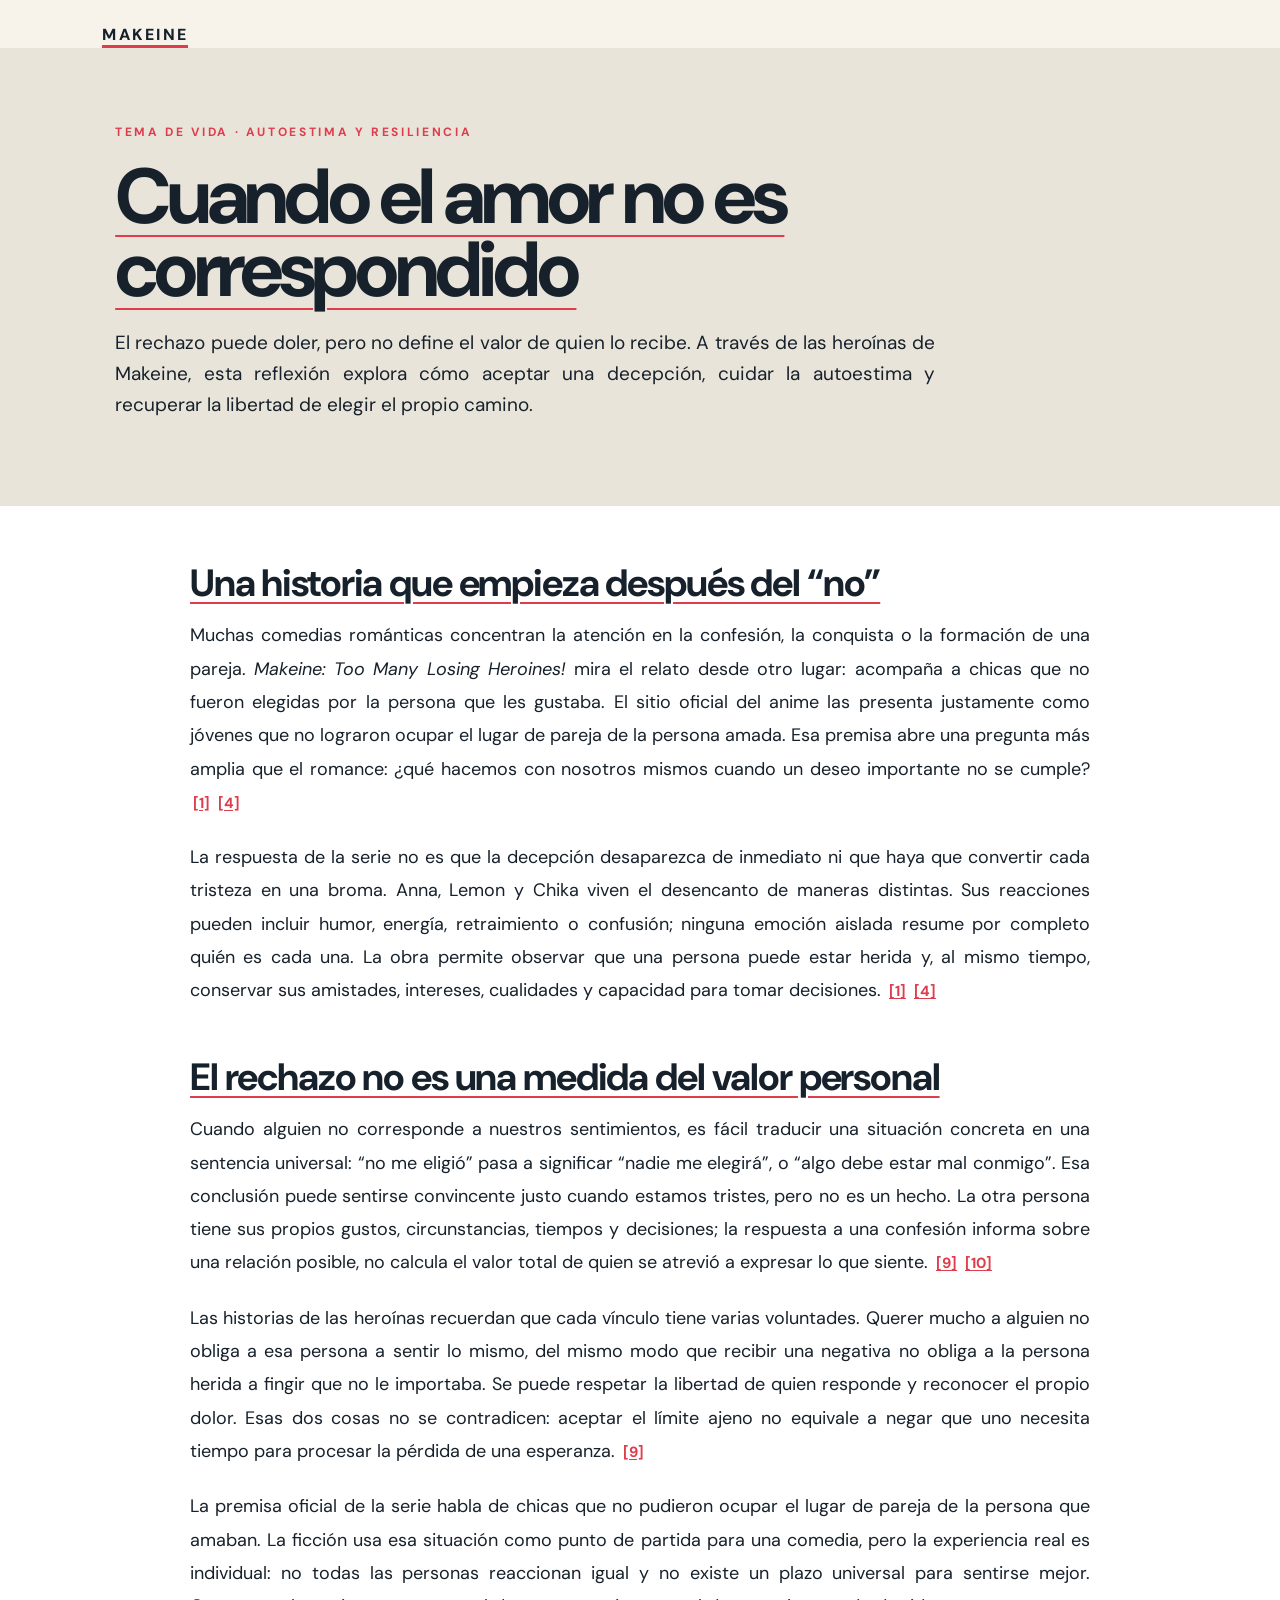
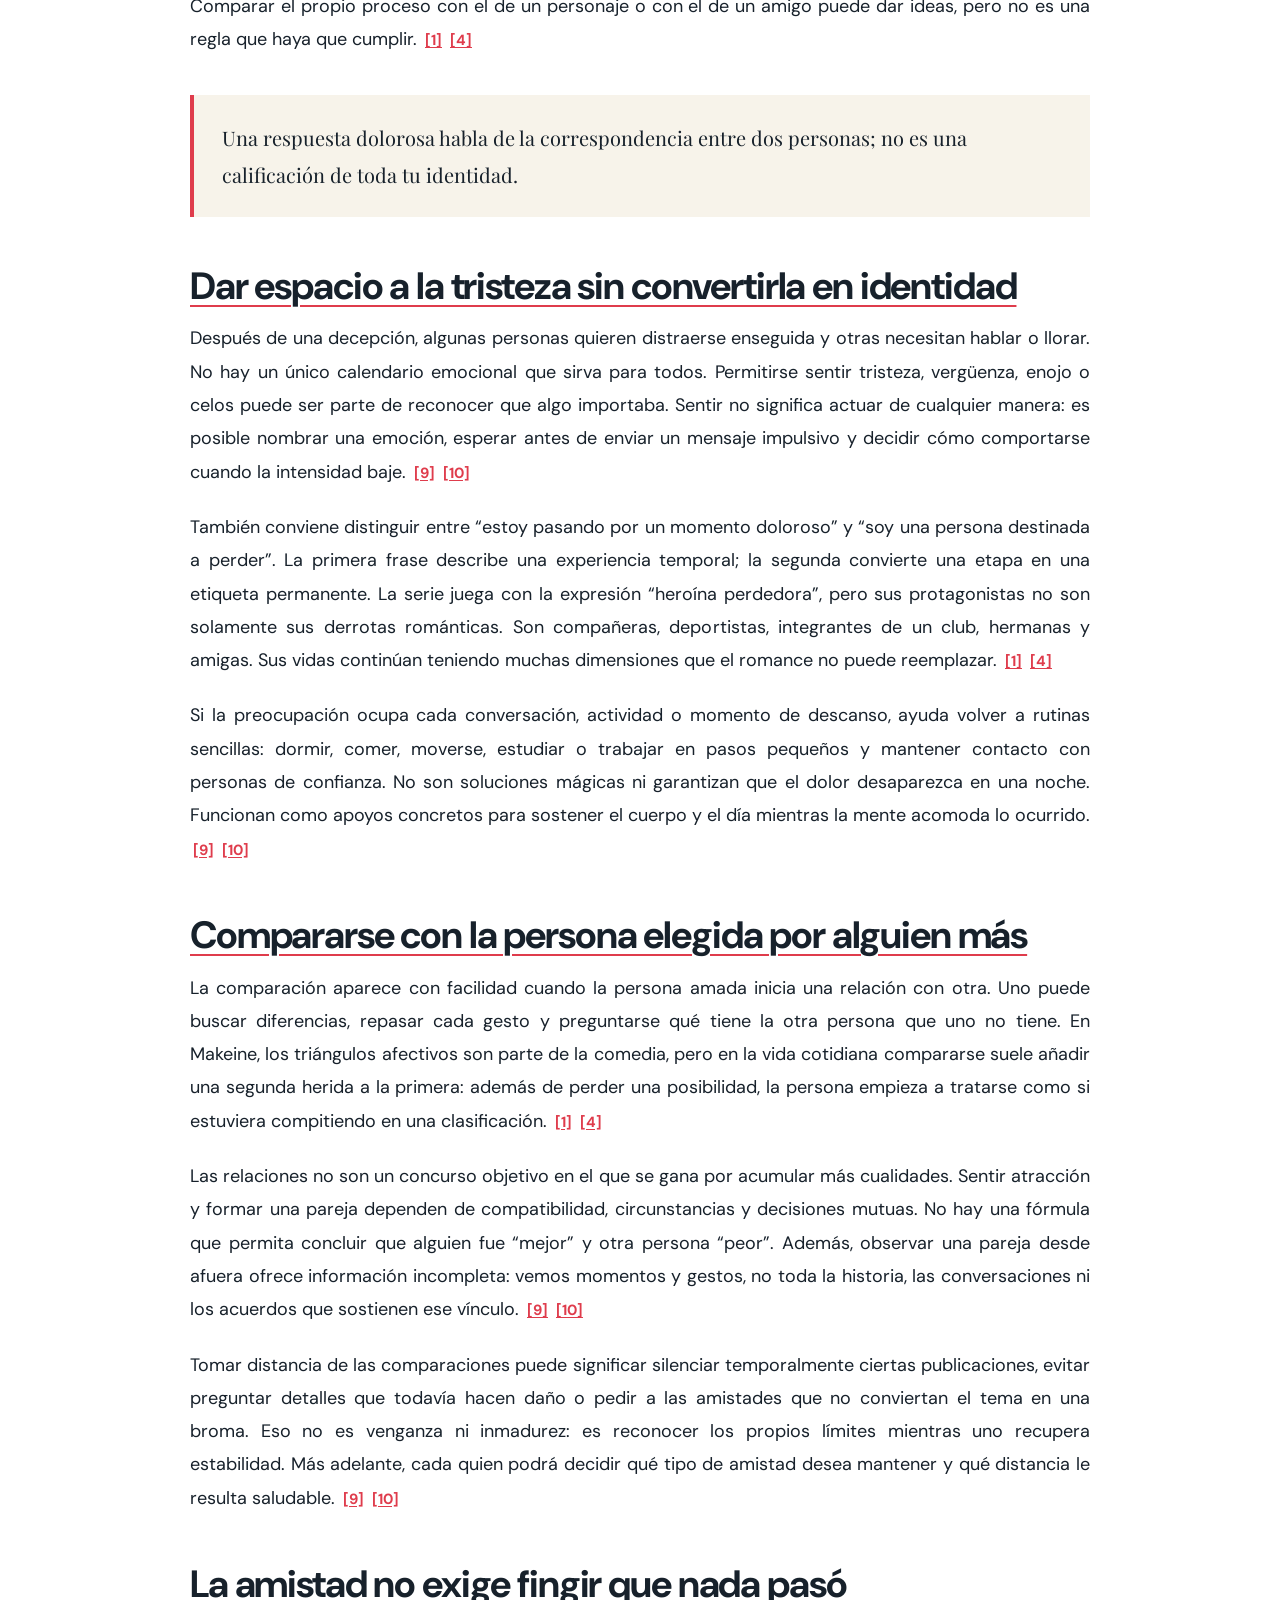
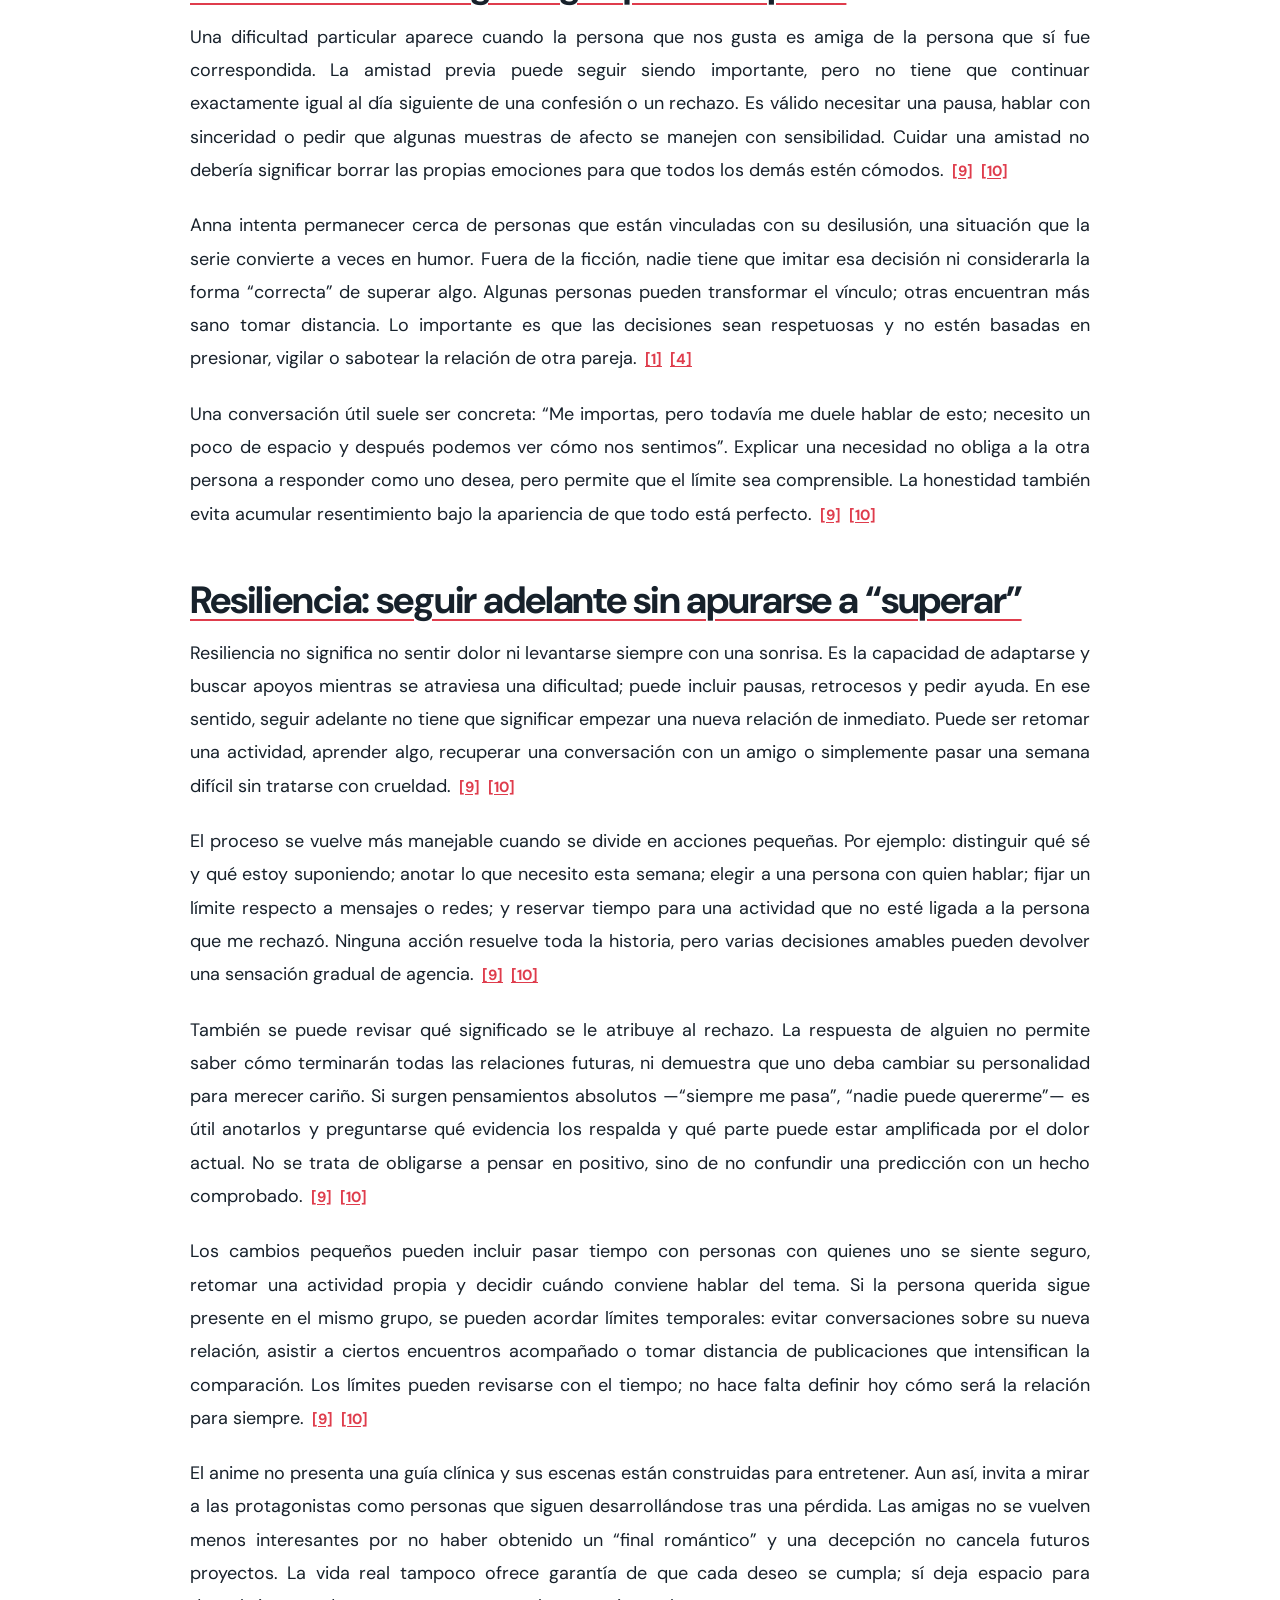
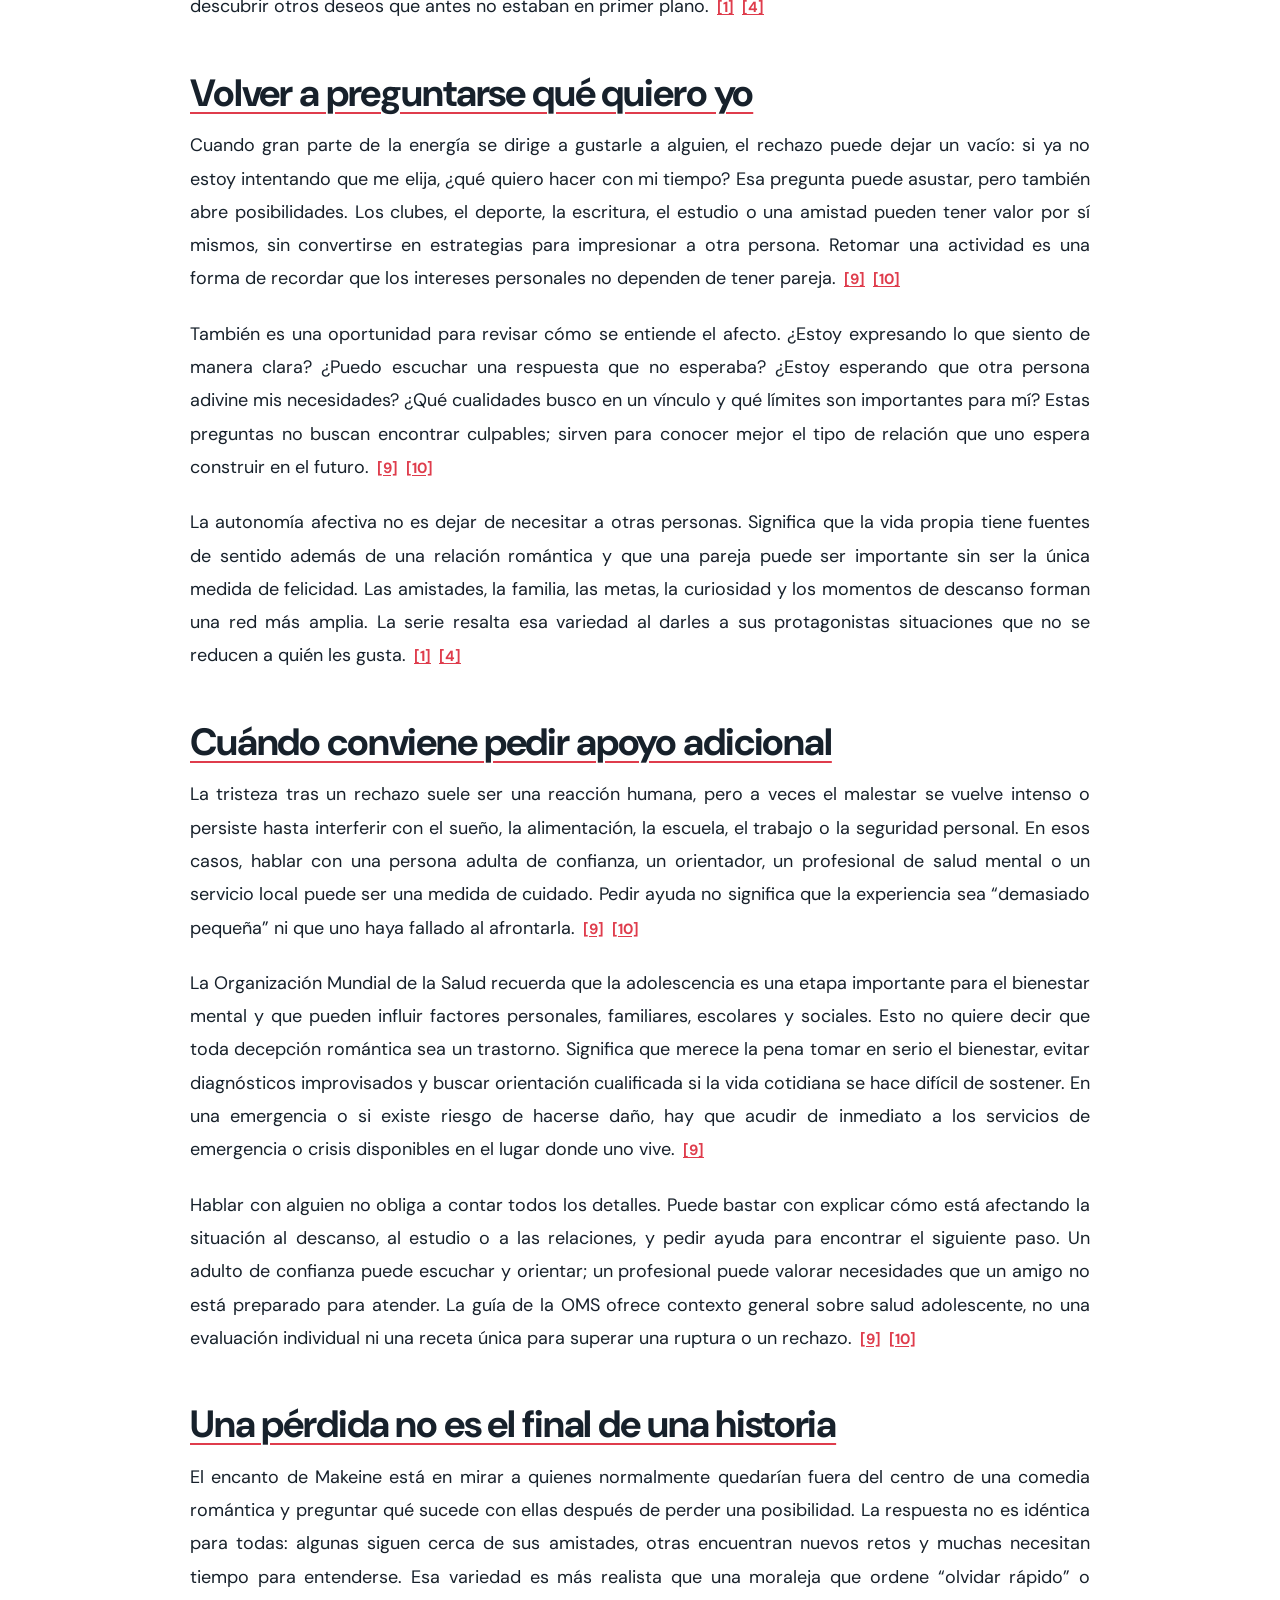
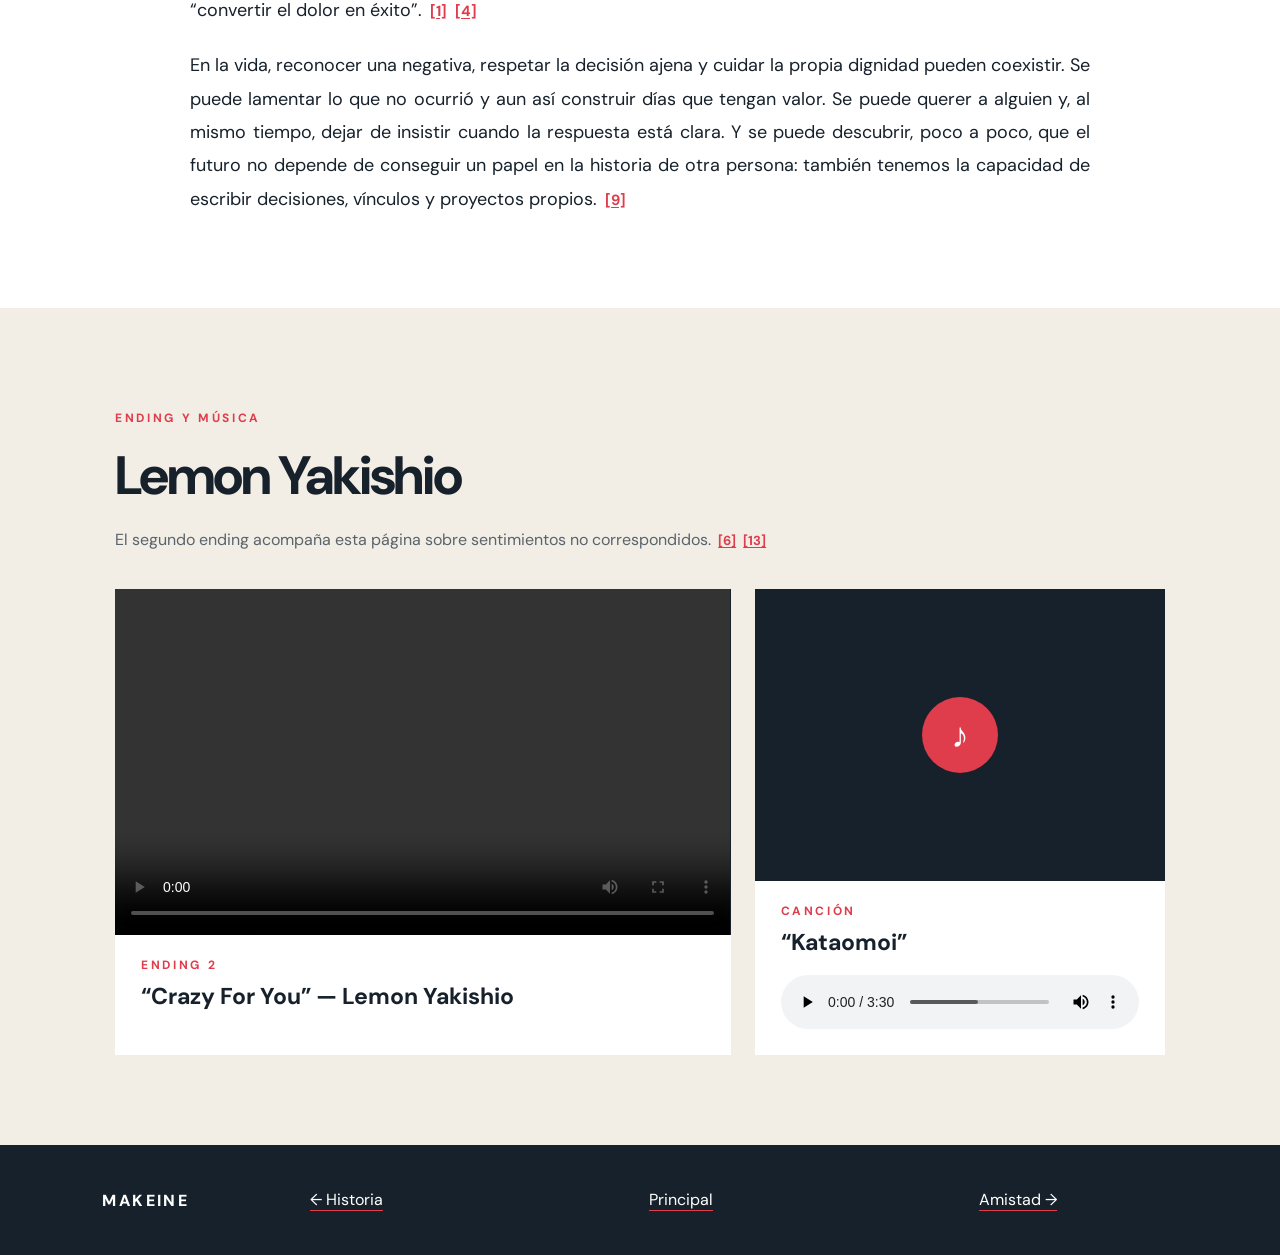
<file: Contenido 3/rechazo.html>
<!doctype html>
<html lang="es">
<head>
  <meta charset="utf-8">
  <meta name="viewport" content="width=device-width, initial-scale=1">
  <meta name="description" content="Una reflexión extensa sobre el rechazo amoroso, la autoestima y la resiliencia a partir de los temas de Makeine.">
  <link rel="icon" type="image/png" href="../imagenes/favicon%20de%20de%20yanami.png">
  <title>El rechazo y volver a empezar | MAKEINE</title>
  <link rel="stylesheet" href="../Principal/styles.css">
</head>
<body class="underlined-headings">
  <a class="brand page-brand" href="../Principal/Principal.html">MAKEINE</a>
  <main>
    <header class="article-hero">
      <p class="eyebrow">TEMA DE VIDA · AUTOESTIMA Y RESILIENCIA</p>
      <h1>Cuando el amor no es correspondido</h1>
      <p class="lead">El rechazo puede doler, pero no define el valor de quien lo recibe. A través de las heroínas de Makeine, esta reflexión explora cómo aceptar una decepción, cuidar la autoestima y recuperar la libertad de elegir el propio camino.</p>
    </header>

    <section class="article-layout section">
      <article class="article-body">
        <h2>Una historia que empieza después del “no”</h2>
        <p>Muchas comedias románticas concentran la atención en la confesión, la conquista o la formación de una pareja. <em>Makeine: Too Many Losing Heroines!</em> mira el relato desde otro lugar: acompaña a chicas que no fueron elegidas por la persona que les gustaba. El sitio oficial del anime las presenta justamente como jóvenes que no lograron ocupar el lugar de pareja de la persona amada. Esa premisa abre una pregunta más amplia que el romance: ¿qué hacemos con nosotros mismos cuando un deseo importante no se cumple? <a class="citation" href="../Referencias/referencias.html#ref-1" aria-label="Referencia 1">[1]</a> <a class="citation" href="../Referencias/referencias.html#ref-4" aria-label="Referencia 4">[4]</a></p>
        <p>La respuesta de la serie no es que la decepción desaparezca de inmediato ni que haya que convertir cada tristeza en una broma. Anna, Lemon y Chika viven el desencanto de maneras distintas. Sus reacciones pueden incluir humor, energía, retraimiento o confusión; ninguna emoción aislada resume por completo quién es cada una. La obra permite observar que una persona puede estar herida y, al mismo tiempo, conservar sus amistades, intereses, cualidades y capacidad para tomar decisiones. <a class="citation" href="../Referencias/referencias.html#ref-1" aria-label="Referencia 1">[1]</a> <a class="citation" href="../Referencias/referencias.html#ref-4" aria-label="Referencia 4">[4]</a></p>

        <h2>El rechazo no es una medida del valor personal</h2>
        <p>Cuando alguien no corresponde a nuestros sentimientos, es fácil traducir una situación concreta en una sentencia universal: “no me eligió” pasa a significar “nadie me elegirá”, o “algo debe estar mal conmigo”. Esa conclusión puede sentirse convincente justo cuando estamos tristes, pero no es un hecho. La otra persona tiene sus propios gustos, circunstancias, tiempos y decisiones; la respuesta a una confesión informa sobre una relación posible, no calcula el valor total de quien se atrevió a expresar lo que siente. <a class="citation" href="../Referencias/referencias.html#ref-9" aria-label="Referencia 9">[9]</a> <a class="citation" href="../Referencias/referencias.html#ref-10" aria-label="Referencia 10">[10]</a></p>
        <p>Las historias de las heroínas recuerdan que cada vínculo tiene varias voluntades. Querer mucho a alguien no obliga a esa persona a sentir lo mismo, del mismo modo que recibir una negativa no obliga a la persona herida a fingir que no le importaba. Se puede respetar la libertad de quien responde y reconocer el propio dolor. Esas dos cosas no se contradicen: aceptar el límite ajeno no equivale a negar que uno necesita tiempo para procesar la pérdida de una esperanza. <a class="citation" href="../Referencias/referencias.html#ref-9" aria-label="Referencia 9">[9]</a></p>
        <p>La premisa oficial de la serie habla de chicas que no pudieron ocupar el lugar de pareja de la persona que amaban. La ficción usa esa situación como punto de partida para una comedia, pero la experiencia real es individual: no todas las personas reaccionan igual y no existe un plazo universal para sentirse mejor. Comparar el propio proceso con el de un personaje o con el de un amigo puede dar ideas, pero no es una regla que haya que cumplir. <a class="citation" href="../Referencias/referencias.html#ref-1" aria-label="Referencia 1">[1]</a> <a class="citation" href="../Referencias/referencias.html#ref-4" aria-label="Referencia 4">[4]</a></p>
        <div class="article-callout">Una respuesta dolorosa habla de la correspondencia entre dos personas; no es una calificación de toda tu identidad.</div>

        <h2>Dar espacio a la tristeza sin convertirla en identidad</h2>
        <p>Después de una decepción, algunas personas quieren distraerse enseguida y otras necesitan hablar o llorar. No hay un único calendario emocional que sirva para todos. Permitirse sentir tristeza, vergüenza, enojo o celos puede ser parte de reconocer que algo importaba. Sentir no significa actuar de cualquier manera: es posible nombrar una emoción, esperar antes de enviar un mensaje impulsivo y decidir cómo comportarse cuando la intensidad baje. <a class="citation" href="../Referencias/referencias.html#ref-9" aria-label="Referencia 9">[9]</a> <a class="citation" href="../Referencias/referencias.html#ref-10" aria-label="Referencia 10">[10]</a></p>
        <p>También conviene distinguir entre “estoy pasando por un momento doloroso” y “soy una persona destinada a perder”. La primera frase describe una experiencia temporal; la segunda convierte una etapa en una etiqueta permanente. La serie juega con la expresión “heroína perdedora”, pero sus protagonistas no son solamente sus derrotas románticas. Son compañeras, deportistas, integrantes de un club, hermanas y amigas. Sus vidas continúan teniendo muchas dimensiones que el romance no puede reemplazar. <a class="citation" href="../Referencias/referencias.html#ref-1" aria-label="Referencia 1">[1]</a> <a class="citation" href="../Referencias/referencias.html#ref-4" aria-label="Referencia 4">[4]</a></p>
        <p>Si la preocupación ocupa cada conversación, actividad o momento de descanso, ayuda volver a rutinas sencillas: dormir, comer, moverse, estudiar o trabajar en pasos pequeños y mantener contacto con personas de confianza. No son soluciones mágicas ni garantizan que el dolor desaparezca en una noche. Funcionan como apoyos concretos para sostener el cuerpo y el día mientras la mente acomoda lo ocurrido. <a class="citation" href="../Referencias/referencias.html#ref-9" aria-label="Referencia 9">[9]</a> <a class="citation" href="../Referencias/referencias.html#ref-10" aria-label="Referencia 10">[10]</a></p>

        <h2>Compararse con la persona elegida por alguien más</h2>
        <p>La comparación aparece con facilidad cuando la persona amada inicia una relación con otra. Uno puede buscar diferencias, repasar cada gesto y preguntarse qué tiene la otra persona que uno no tiene. En Makeine, los triángulos afectivos son parte de la comedia, pero en la vida cotidiana compararse suele añadir una segunda herida a la primera: además de perder una posibilidad, la persona empieza a tratarse como si estuviera compitiendo en una clasificación. <a class="citation" href="../Referencias/referencias.html#ref-1" aria-label="Referencia 1">[1]</a> <a class="citation" href="../Referencias/referencias.html#ref-4" aria-label="Referencia 4">[4]</a></p>
        <p>Las relaciones no son un concurso objetivo en el que se gana por acumular más cualidades. Sentir atracción y formar una pareja dependen de compatibilidad, circunstancias y decisiones mutuas. No hay una fórmula que permita concluir que alguien fue “mejor” y otra persona “peor”. Además, observar una pareja desde afuera ofrece información incompleta: vemos momentos y gestos, no toda la historia, las conversaciones ni los acuerdos que sostienen ese vínculo. <a class="citation" href="../Referencias/referencias.html#ref-9" aria-label="Referencia 9">[9]</a> <a class="citation" href="../Referencias/referencias.html#ref-10" aria-label="Referencia 10">[10]</a></p>
        <p>Tomar distancia de las comparaciones puede significar silenciar temporalmente ciertas publicaciones, evitar preguntar detalles que todavía hacen daño o pedir a las amistades que no conviertan el tema en una broma. Eso no es venganza ni inmadurez: es reconocer los propios límites mientras uno recupera estabilidad. Más adelante, cada quien podrá decidir qué tipo de amistad desea mantener y qué distancia le resulta saludable. <a class="citation" href="../Referencias/referencias.html#ref-9" aria-label="Referencia 9">[9]</a> <a class="citation" href="../Referencias/referencias.html#ref-10" aria-label="Referencia 10">[10]</a></p>

        <h2>La amistad no exige fingir que nada pasó</h2>
        <p>Una dificultad particular aparece cuando la persona que nos gusta es amiga de la persona que sí fue correspondida. La amistad previa puede seguir siendo importante, pero no tiene que continuar exactamente igual al día siguiente de una confesión o un rechazo. Es válido necesitar una pausa, hablar con sinceridad o pedir que algunas muestras de afecto se manejen con sensibilidad. Cuidar una amistad no debería significar borrar las propias emociones para que todos los demás estén cómodos. <a class="citation" href="../Referencias/referencias.html#ref-9" aria-label="Referencia 9">[9]</a> <a class="citation" href="../Referencias/referencias.html#ref-10" aria-label="Referencia 10">[10]</a></p>
        <p>Anna intenta permanecer cerca de personas que están vinculadas con su desilusión, una situación que la serie convierte a veces en humor. Fuera de la ficción, nadie tiene que imitar esa decisión ni considerarla la forma “correcta” de superar algo. Algunas personas pueden transformar el vínculo; otras encuentran más sano tomar distancia. Lo importante es que las decisiones sean respetuosas y no estén basadas en presionar, vigilar o sabotear la relación de otra pareja. <a class="citation" href="../Referencias/referencias.html#ref-1" aria-label="Referencia 1">[1]</a> <a class="citation" href="../Referencias/referencias.html#ref-4" aria-label="Referencia 4">[4]</a></p>
        <p>Una conversación útil suele ser concreta: “Me importas, pero todavía me duele hablar de esto; necesito un poco de espacio y después podemos ver cómo nos sentimos”. Explicar una necesidad no obliga a la otra persona a responder como uno desea, pero permite que el límite sea comprensible. La honestidad también evita acumular resentimiento bajo la apariencia de que todo está perfecto. <a class="citation" href="../Referencias/referencias.html#ref-9" aria-label="Referencia 9">[9]</a> <a class="citation" href="../Referencias/referencias.html#ref-10" aria-label="Referencia 10">[10]</a></p>

        <h2>Resiliencia: seguir adelante sin apurarse a “superar”</h2>
        <p>Resiliencia no significa no sentir dolor ni levantarse siempre con una sonrisa. Es la capacidad de adaptarse y buscar apoyos mientras se atraviesa una dificultad; puede incluir pausas, retrocesos y pedir ayuda. En ese sentido, seguir adelante no tiene que significar empezar una nueva relación de inmediato. Puede ser retomar una actividad, aprender algo, recuperar una conversación con un amigo o simplemente pasar una semana difícil sin tratarse con crueldad. <a class="citation" href="../Referencias/referencias.html#ref-9" aria-label="Referencia 9">[9]</a> <a class="citation" href="../Referencias/referencias.html#ref-10" aria-label="Referencia 10">[10]</a></p>
        <p>El proceso se vuelve más manejable cuando se divide en acciones pequeñas. Por ejemplo: distinguir qué sé y qué estoy suponiendo; anotar lo que necesito esta semana; elegir a una persona con quien hablar; fijar un límite respecto a mensajes o redes; y reservar tiempo para una actividad que no esté ligada a la persona que me rechazó. Ninguna acción resuelve toda la historia, pero varias decisiones amables pueden devolver una sensación gradual de agencia. <a class="citation" href="../Referencias/referencias.html#ref-9" aria-label="Referencia 9">[9]</a> <a class="citation" href="../Referencias/referencias.html#ref-10" aria-label="Referencia 10">[10]</a></p>
        <p>También se puede revisar qué significado se le atribuye al rechazo. La respuesta de alguien no permite saber cómo terminarán todas las relaciones futuras, ni demuestra que uno deba cambiar su personalidad para merecer cariño. Si surgen pensamientos absolutos —“siempre me pasa”, “nadie puede quererme”— es útil anotarlos y preguntarse qué evidencia los respalda y qué parte puede estar amplificada por el dolor actual. No se trata de obligarse a pensar en positivo, sino de no confundir una predicción con un hecho comprobado. <a class="citation" href="../Referencias/referencias.html#ref-9" aria-label="Referencia 9">[9]</a> <a class="citation" href="../Referencias/referencias.html#ref-10" aria-label="Referencia 10">[10]</a></p>
        <p>Los cambios pequeños pueden incluir pasar tiempo con personas con quienes uno se siente seguro, retomar una actividad propia y decidir cuándo conviene hablar del tema. Si la persona querida sigue presente en el mismo grupo, se pueden acordar límites temporales: evitar conversaciones sobre su nueva relación, asistir a ciertos encuentros acompañado o tomar distancia de publicaciones que intensifican la comparación. Los límites pueden revisarse con el tiempo; no hace falta definir hoy cómo será la relación para siempre. <a class="citation" href="../Referencias/referencias.html#ref-9" aria-label="Referencia 9">[9]</a> <a class="citation" href="../Referencias/referencias.html#ref-10" aria-label="Referencia 10">[10]</a></p>
        <p>El anime no presenta una guía clínica y sus escenas están construidas para entretener. Aun así, invita a mirar a las protagonistas como personas que siguen desarrollándose tras una pérdida. Las amigas no se vuelven menos interesantes por no haber obtenido un “final romántico” y una decepción no cancela futuros proyectos. La vida real tampoco ofrece garantía de que cada deseo se cumpla; sí deja espacio para descubrir otros deseos que antes no estaban en primer plano. <a class="citation" href="../Referencias/referencias.html#ref-1" aria-label="Referencia 1">[1]</a> <a class="citation" href="../Referencias/referencias.html#ref-4" aria-label="Referencia 4">[4]</a></p>

        <h2>Volver a preguntarse qué quiero yo</h2>
        <p>Cuando gran parte de la energía se dirige a gustarle a alguien, el rechazo puede dejar un vacío: si ya no estoy intentando que me elija, ¿qué quiero hacer con mi tiempo? Esa pregunta puede asustar, pero también abre posibilidades. Los clubes, el deporte, la escritura, el estudio o una amistad pueden tener valor por sí mismos, sin convertirse en estrategias para impresionar a otra persona. Retomar una actividad es una forma de recordar que los intereses personales no dependen de tener pareja. <a class="citation" href="../Referencias/referencias.html#ref-9" aria-label="Referencia 9">[9]</a> <a class="citation" href="../Referencias/referencias.html#ref-10" aria-label="Referencia 10">[10]</a></p>
        <p>También es una oportunidad para revisar cómo se entiende el afecto. ¿Estoy expresando lo que siento de manera clara? ¿Puedo escuchar una respuesta que no esperaba? ¿Estoy esperando que otra persona adivine mis necesidades? ¿Qué cualidades busco en un vínculo y qué límites son importantes para mí? Estas preguntas no buscan encontrar culpables; sirven para conocer mejor el tipo de relación que uno espera construir en el futuro. <a class="citation" href="../Referencias/referencias.html#ref-9" aria-label="Referencia 9">[9]</a> <a class="citation" href="../Referencias/referencias.html#ref-10" aria-label="Referencia 10">[10]</a></p>
        <p>La autonomía afectiva no es dejar de necesitar a otras personas. Significa que la vida propia tiene fuentes de sentido además de una relación romántica y que una pareja puede ser importante sin ser la única medida de felicidad. Las amistades, la familia, las metas, la curiosidad y los momentos de descanso forman una red más amplia. La serie resalta esa variedad al darles a sus protagonistas situaciones que no se reducen a quién les gusta. <a class="citation" href="../Referencias/referencias.html#ref-1" aria-label="Referencia 1">[1]</a> <a class="citation" href="../Referencias/referencias.html#ref-4" aria-label="Referencia 4">[4]</a></p>

        <h2>Cuándo conviene pedir apoyo adicional</h2>
        <p>La tristeza tras un rechazo suele ser una reacción humana, pero a veces el malestar se vuelve intenso o persiste hasta interferir con el sueño, la alimentación, la escuela, el trabajo o la seguridad personal. En esos casos, hablar con una persona adulta de confianza, un orientador, un profesional de salud mental o un servicio local puede ser una medida de cuidado. Pedir ayuda no significa que la experiencia sea “demasiado pequeña” ni que uno haya fallado al afrontarla. <a class="citation" href="../Referencias/referencias.html#ref-9" aria-label="Referencia 9">[9]</a> <a class="citation" href="../Referencias/referencias.html#ref-10" aria-label="Referencia 10">[10]</a></p>
        <p>La Organización Mundial de la Salud recuerda que la adolescencia es una etapa importante para el bienestar mental y que pueden influir factores personales, familiares, escolares y sociales. Esto no quiere decir que toda decepción romántica sea un trastorno. Significa que merece la pena tomar en serio el bienestar, evitar diagnósticos improvisados y buscar orientación cualificada si la vida cotidiana se hace difícil de sostener. En una emergencia o si existe riesgo de hacerse daño, hay que acudir de inmediato a los servicios de emergencia o crisis disponibles en el lugar donde uno vive. <a class="citation" href="../Referencias/referencias.html#ref-9" aria-label="Referencia 9">[9]</a></p>
        <p>Hablar con alguien no obliga a contar todos los detalles. Puede bastar con explicar cómo está afectando la situación al descanso, al estudio o a las relaciones, y pedir ayuda para encontrar el siguiente paso. Un adulto de confianza puede escuchar y orientar; un profesional puede valorar necesidades que un amigo no está preparado para atender. La guía de la OMS ofrece contexto general sobre salud adolescente, no una evaluación individual ni una receta única para superar una ruptura o un rechazo. <a class="citation" href="../Referencias/referencias.html#ref-9" aria-label="Referencia 9">[9]</a> <a class="citation" href="../Referencias/referencias.html#ref-10" aria-label="Referencia 10">[10]</a></p>

        <h2>Una pérdida no es el final de una historia</h2>
        <p>El encanto de Makeine está en mirar a quienes normalmente quedarían fuera del centro de una comedia romántica y preguntar qué sucede con ellas después de perder una posibilidad. La respuesta no es idéntica para todas: algunas siguen cerca de sus amistades, otras encuentran nuevos retos y muchas necesitan tiempo para entenderse. Esa variedad es más realista que una moraleja que ordene “olvidar rápido” o “convertir el dolor en éxito”. <a class="citation" href="../Referencias/referencias.html#ref-1" aria-label="Referencia 1">[1]</a> <a class="citation" href="../Referencias/referencias.html#ref-4" aria-label="Referencia 4">[4]</a></p>
        <p>En la vida, reconocer una negativa, respetar la decisión ajena y cuidar la propia dignidad pueden coexistir. Se puede lamentar lo que no ocurrió y aun así construir días que tengan valor. Se puede querer a alguien y, al mismo tiempo, dejar de insistir cuando la respuesta está clara. Y se puede descubrir, poco a poco, que el futuro no depende de conseguir un papel en la historia de otra persona: también tenemos la capacidad de escribir decisiones, vínculos y proyectos propios. <a class="citation" href="../Referencias/referencias.html#ref-9" aria-label="Referencia 9">[9]</a></p>

      </article>
    </section>
  </main>

  <section class="media-section section" aria-labelledby="rechazo-ending-title">
    <div class="media-heading">
      <p class="section-kicker">ENDING Y MÚSICA</p>
      <h2 id="rechazo-ending-title">Lemon Yakishio</h2>
      <p>El segundo ending acompaña esta página sobre sentimientos no correspondidos. <a class="citation" href="../Referencias/referencias.html#ref-6" aria-label="Referencia 6">[6]</a> <a class="citation" href="../Referencias/referencias.html#ref-13" aria-label="Referencia 13">[13]</a></p>
    </div>
    <div class="media-grid">
      <article class="media-card">
        <video controls preload="metadata">
          <source src="../videos%20y%20audios/Make%20Heroine%20ga%20Oosugiru%20Ending%202%20Full%20Sub%20Espa%C3%B1ol%20_%20Crazy%20For%20You%20-%20Lemon%20Yakishio%20_%28720P_HD%29.mp4" type="video/mp4">
          Tu navegador no puede reproducir este video.
        </video>
        <div class="media-caption">
          <p class="section-kicker">ENDING 2</p>
          <h3>“Crazy For You” — Lemon Yakishio</h3>
        </div>
      </article>
      <article class="media-card audio-card">
        <div class="audio-art">
          <span>♪</span>
        </div>
        <div class="media-caption">
          <p class="section-kicker">CANCIÓN</p>
          <h3>“Kataomoi”</h3>
          <audio id="kataomoi-audio" controls preload="metadata">
            <source src="media/kataomoi.mp3" type="audio/mpeg">
            Tu navegador no puede reproducir este audio.
          </audio>
        </div>
      </article>
    </div>
  </section>

  <footer class="content-footer">
    <span>MAKEINE</span>
    <nav class="page-navigation" aria-label="Navegación entre páginas">
      <a href="../Contenido 2/historia.html" aria-label="Ir a Historia" title="Historia">← Historia</a>
      <a class="home-link" href="../Principal/Principal.html" aria-label="Ir a Principal" title="Principal">Principal</a>
      <a href="../Contenido 4/amistad.html" aria-label="Ir a Amistad" title="Amistad">Amistad →</a>
    </nav>
  </footer>
  <script>
    const kataomoiAudio = document.getElementById('kataomoi-audio');
    const skipKataomoiSilence = () => {
      if (kataomoiAudio.currentTime < 5.2) {
        kataomoiAudio.currentTime = 5.2;
      }
    };

    kataomoiAudio.addEventListener('loadedmetadata', skipKataomoiSilence, { once: true });
    kataomoiAudio.addEventListener('play', skipKataomoiSilence);
    kataomoiAudio.addEventListener('seeking', skipKataomoiSilence);
  </script>
</body>
</html>
</file>
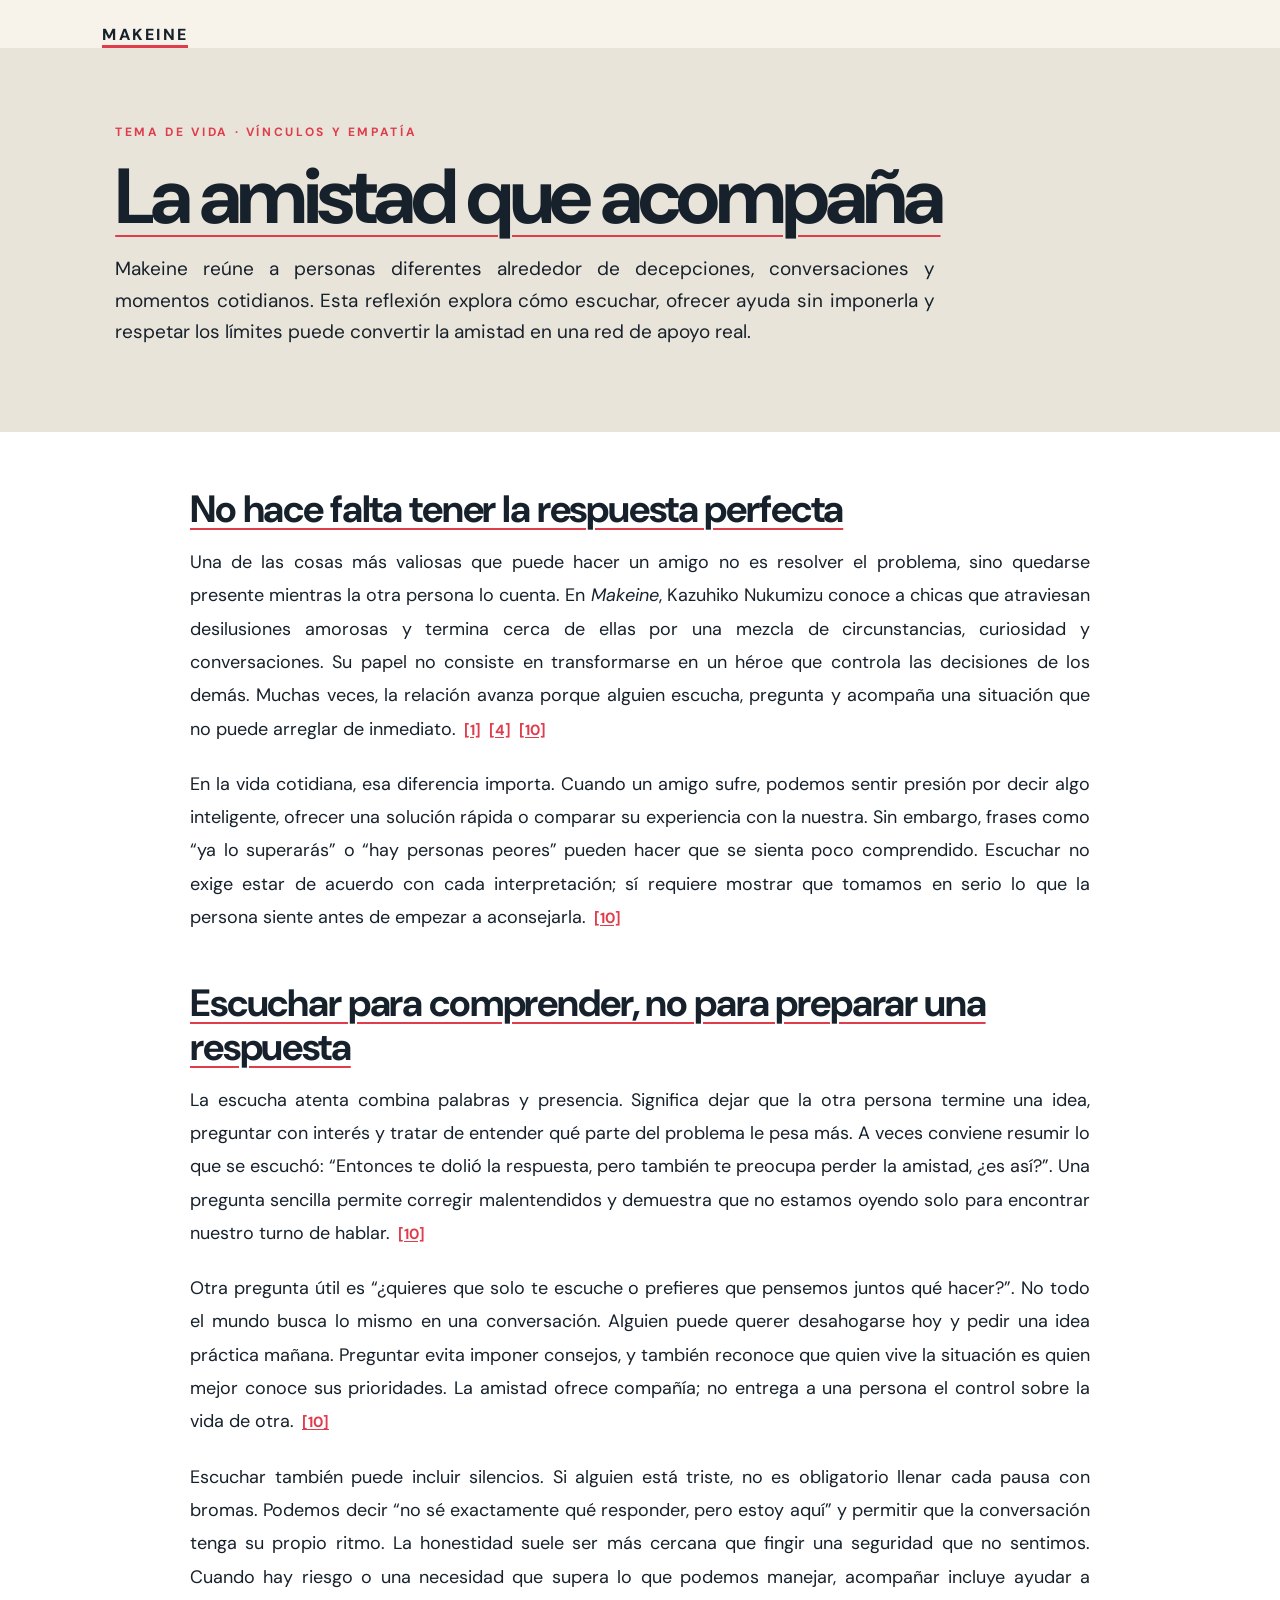
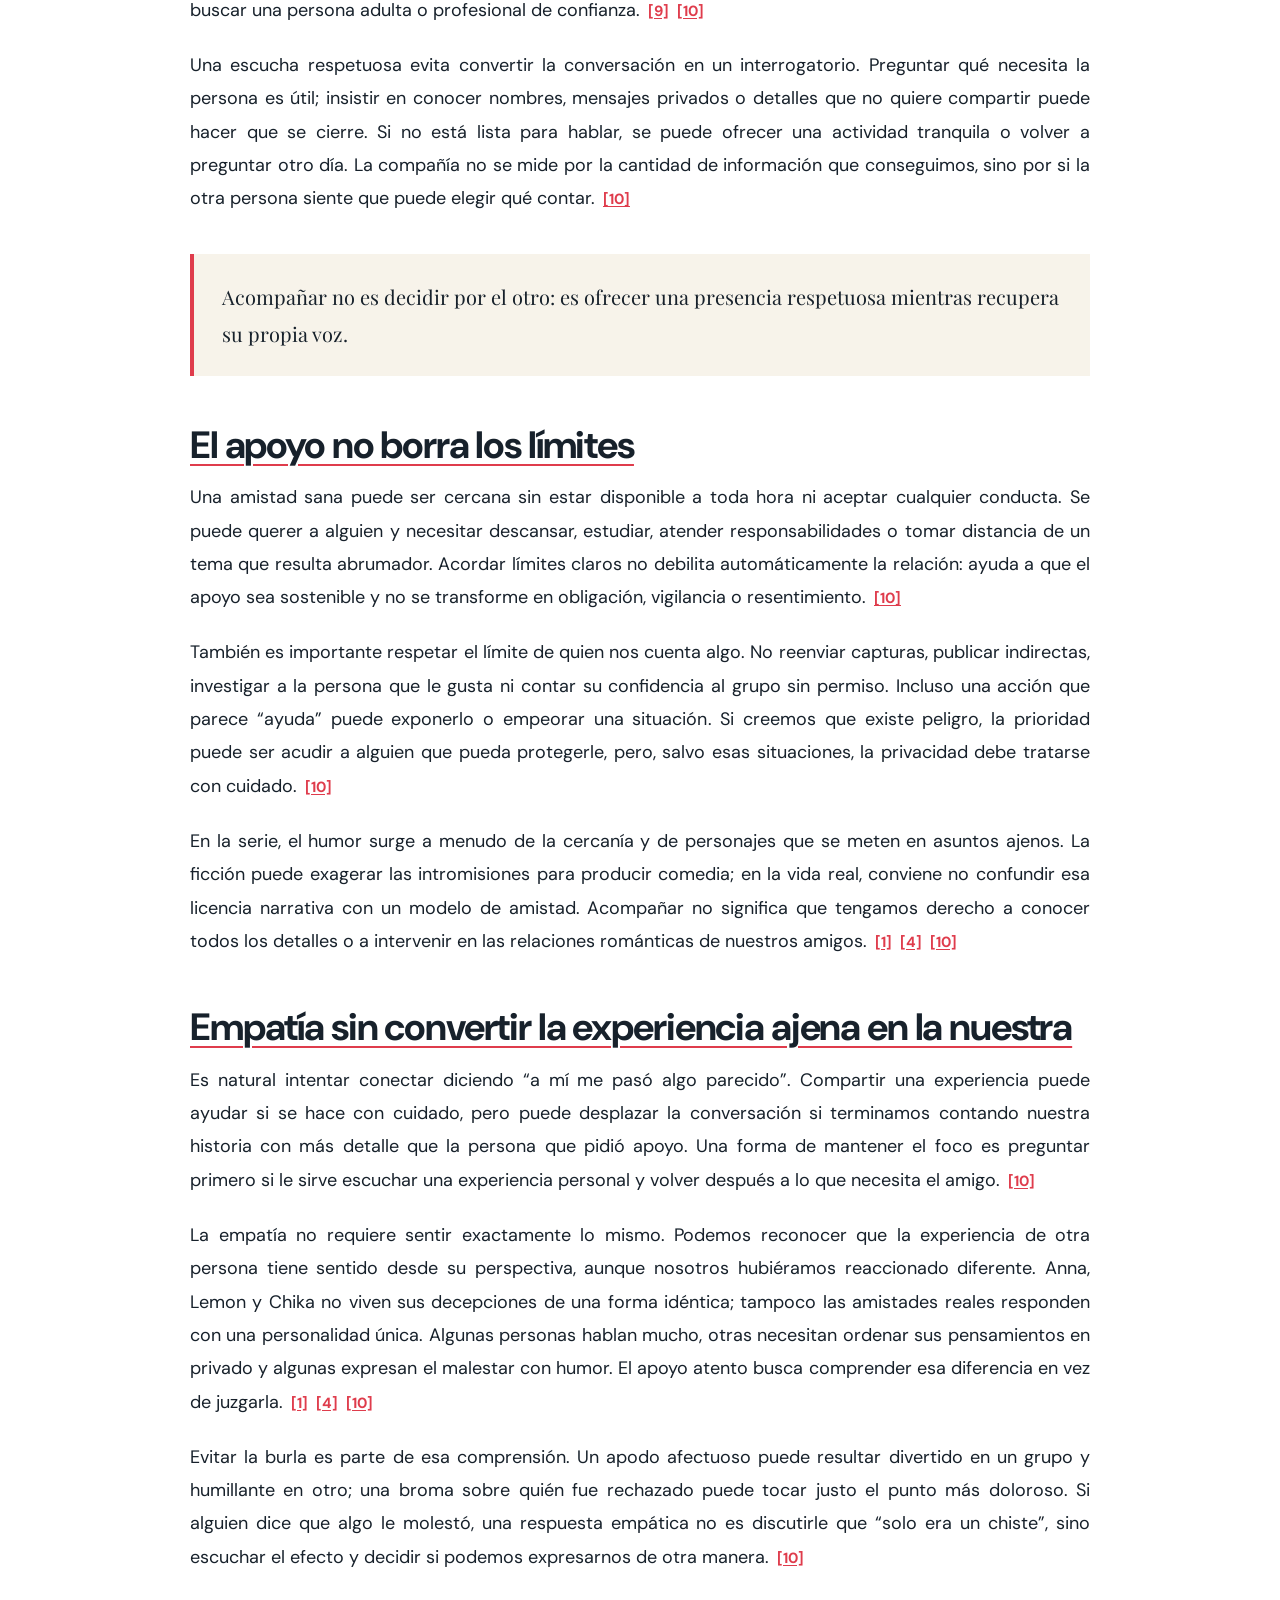
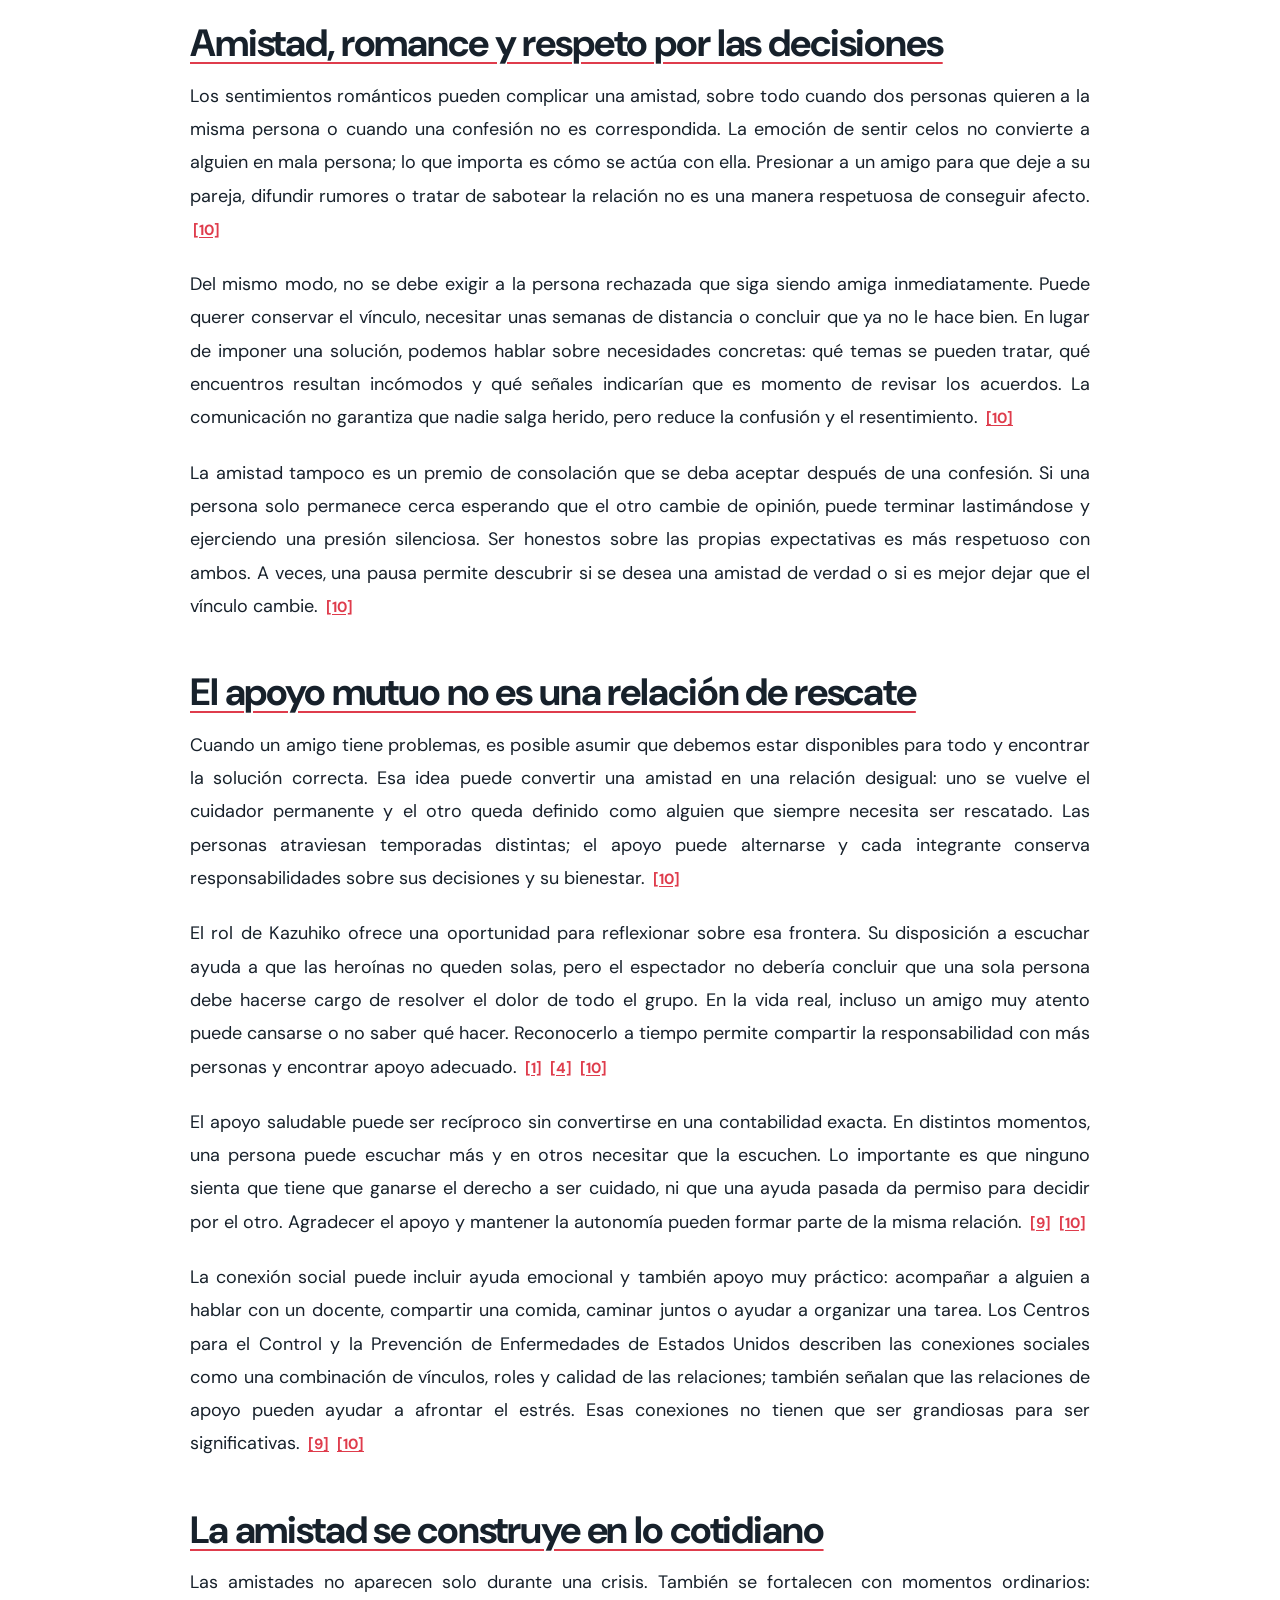
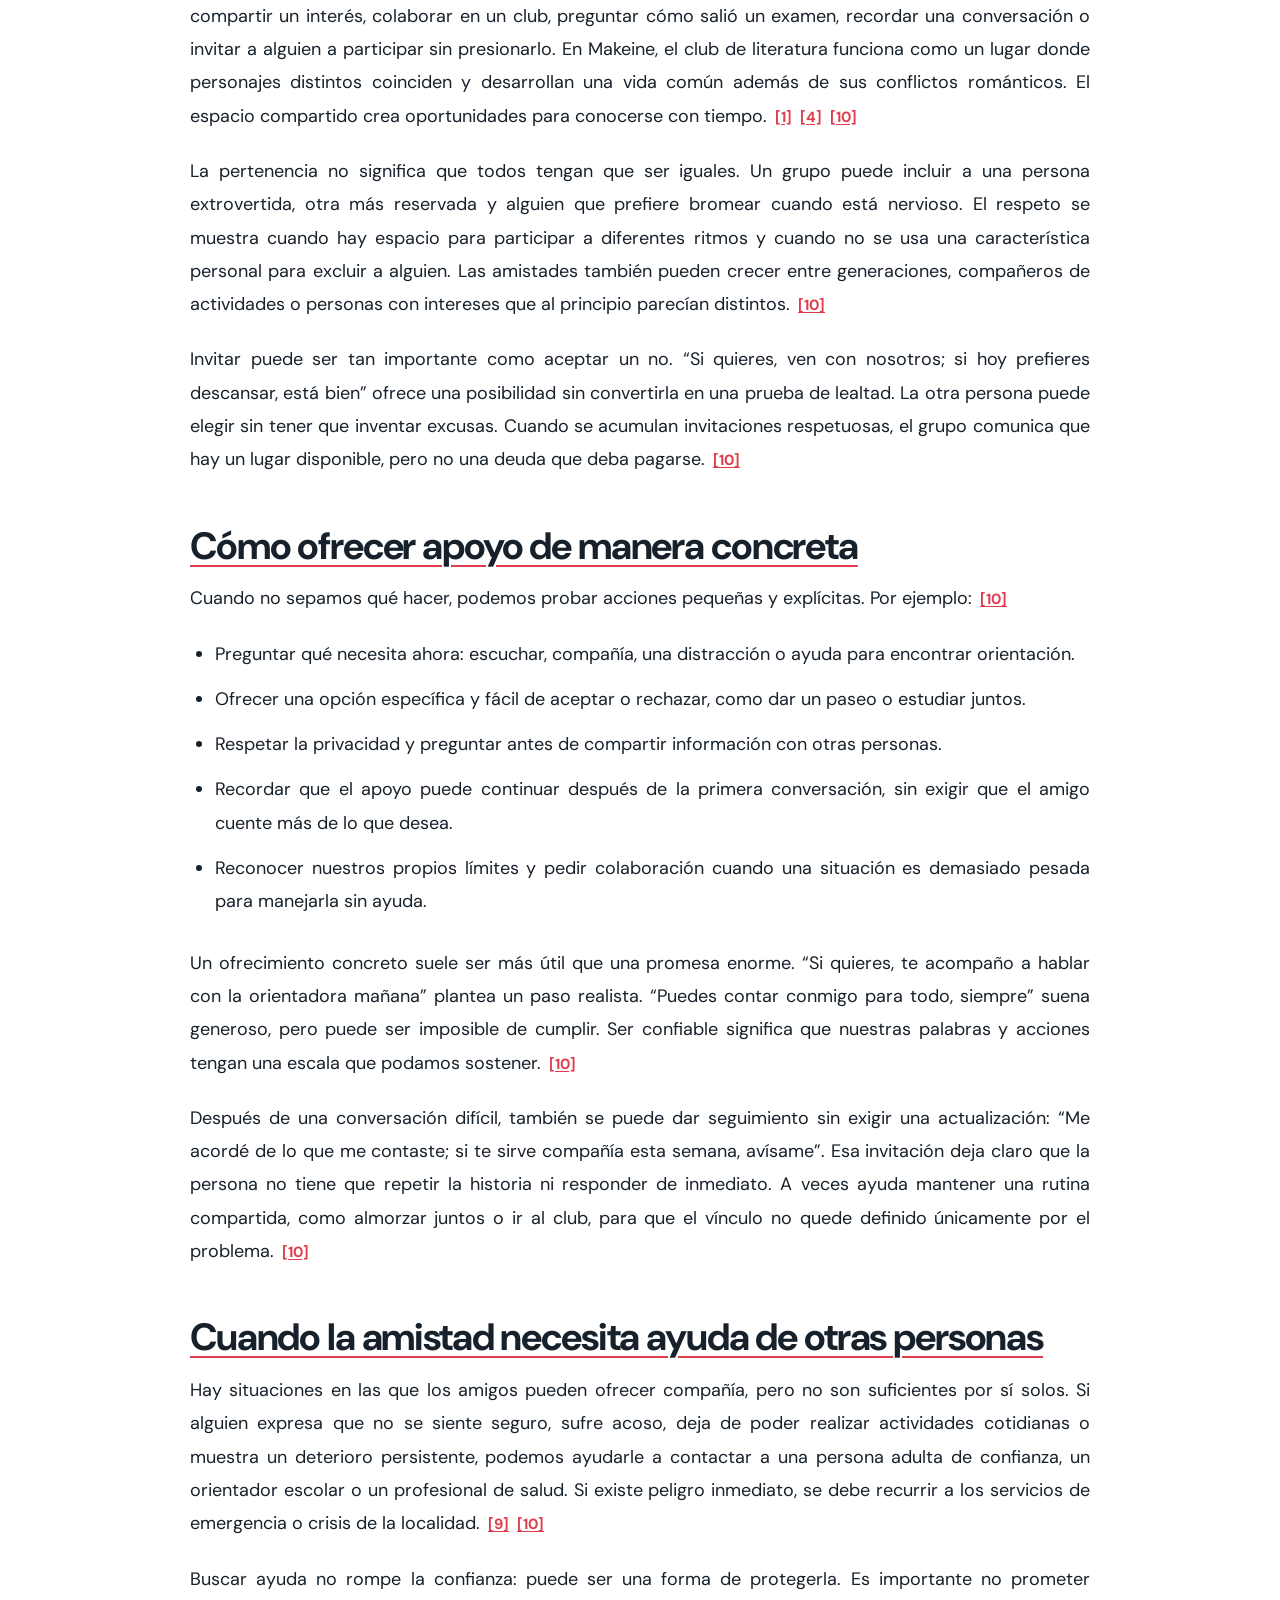
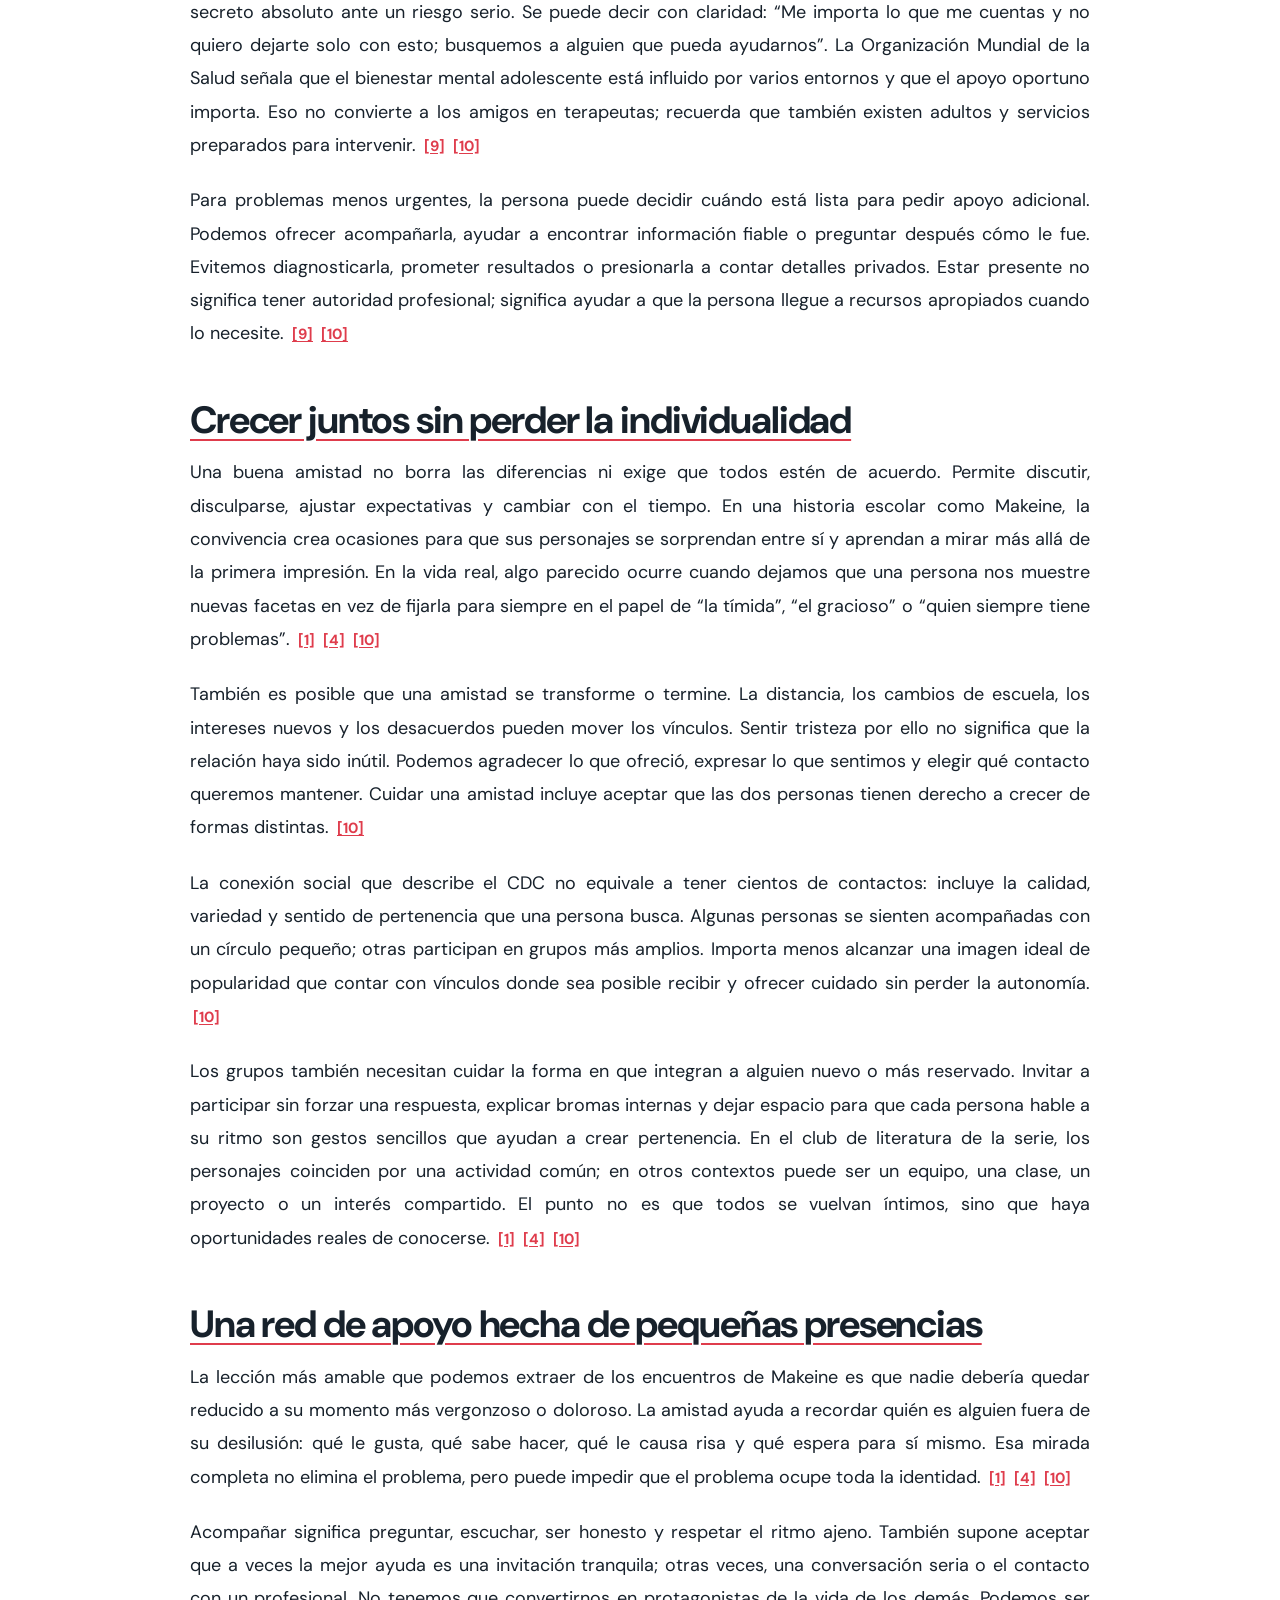
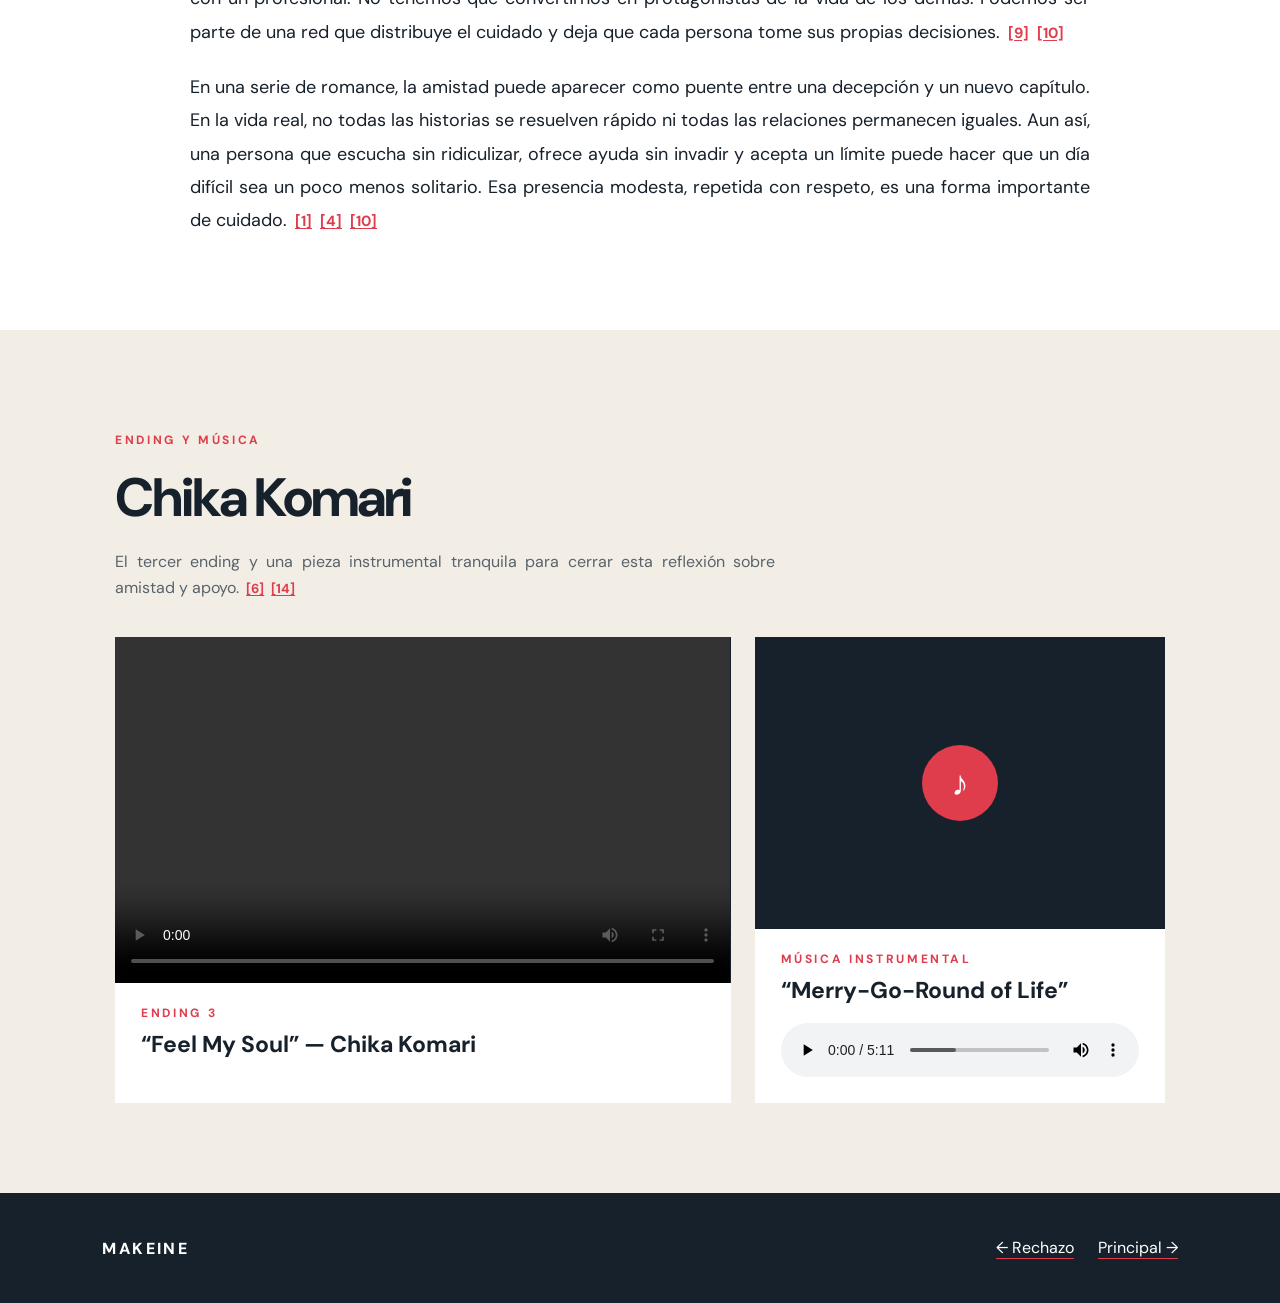
<file: Contenido 4/amistad.html>
<!doctype html>
<html lang="es">
<head>
  <meta charset="utf-8">
  <meta name="viewport" content="width=device-width, initial-scale=1">
  <meta name="description" content="Una reflexión extensa sobre amistad, escucha, empatía y apoyo mutuo a partir de Makeine.">
  <link rel="icon" type="image/png" href="../imagenes/favicon%20de%20de%20yumeko.png">
  <title>Amistad, escucha y apoyo | MAKEINE</title>
  <link rel="stylesheet" href="../Principal/styles.css">
</head>
<body class="underlined-headings">
  <a class="brand page-brand" href="../Principal/Principal.html">MAKEINE</a>
  <main>
    <header class="article-hero">
      <p class="eyebrow">TEMA DE VIDA · VÍNCULOS Y EMPATÍA</p>
      <h1>La amistad que acompaña</h1>
      <p class="lead">Makeine reúne a personas diferentes alrededor de decepciones, conversaciones y momentos cotidianos. Esta reflexión explora cómo escuchar, ofrecer ayuda sin imponerla y respetar los límites puede convertir la amistad en una red de apoyo real.</p>
    </header>

    <section class="article-layout section">
      <article class="article-body">
        <h2>No hace falta tener la respuesta perfecta</h2>
        <p>Una de las cosas más valiosas que puede hacer un amigo no es resolver el problema, sino quedarse presente mientras la otra persona lo cuenta. En <em>Makeine</em>, Kazuhiko Nukumizu conoce a chicas que atraviesan desilusiones amorosas y termina cerca de ellas por una mezcla de circunstancias, curiosidad y conversaciones. Su papel no consiste en transformarse en un héroe que controla las decisiones de los demás. Muchas veces, la relación avanza porque alguien escucha, pregunta y acompaña una situación que no puede arreglar de inmediato. <a class="citation" href="../Referencias/referencias.html#ref-1" aria-label="Referencia 1">[1]</a> <a class="citation" href="../Referencias/referencias.html#ref-4" aria-label="Referencia 4">[4]</a> <a class="citation" href="../Referencias/referencias.html#ref-10" aria-label="Referencia 10">[10]</a></p>
        <p>En la vida cotidiana, esa diferencia importa. Cuando un amigo sufre, podemos sentir presión por decir algo inteligente, ofrecer una solución rápida o comparar su experiencia con la nuestra. Sin embargo, frases como “ya lo superarás” o “hay personas peores” pueden hacer que se sienta poco comprendido. Escuchar no exige estar de acuerdo con cada interpretación; sí requiere mostrar que tomamos en serio lo que la persona siente antes de empezar a aconsejarla. <a class="citation" href="../Referencias/referencias.html#ref-10" aria-label="Referencia 10">[10]</a></p>

        <h2>Escuchar para comprender, no para preparar una respuesta</h2>
        <p>La escucha atenta combina palabras y presencia. Significa dejar que la otra persona termine una idea, preguntar con interés y tratar de entender qué parte del problema le pesa más. A veces conviene resumir lo que se escuchó: “Entonces te dolió la respuesta, pero también te preocupa perder la amistad, ¿es así?”. Una pregunta sencilla permite corregir malentendidos y demuestra que no estamos oyendo solo para encontrar nuestro turno de hablar. <a class="citation" href="../Referencias/referencias.html#ref-10" aria-label="Referencia 10">[10]</a></p>
        <p>Otra pregunta útil es “¿quieres que solo te escuche o prefieres que pensemos juntos qué hacer?”. No todo el mundo busca lo mismo en una conversación. Alguien puede querer desahogarse hoy y pedir una idea práctica mañana. Preguntar evita imponer consejos, y también reconoce que quien vive la situación es quien mejor conoce sus prioridades. La amistad ofrece compañía; no entrega a una persona el control sobre la vida de otra. <a class="citation" href="../Referencias/referencias.html#ref-10" aria-label="Referencia 10">[10]</a></p>
        <p>Escuchar también puede incluir silencios. Si alguien está triste, no es obligatorio llenar cada pausa con bromas. Podemos decir “no sé exactamente qué responder, pero estoy aquí” y permitir que la conversación tenga su propio ritmo. La honestidad suele ser más cercana que fingir una seguridad que no sentimos. Cuando hay riesgo o una necesidad que supera lo que podemos manejar, acompañar incluye ayudar a buscar una persona adulta o profesional de confianza. <a class="citation" href="../Referencias/referencias.html#ref-9" aria-label="Referencia 9">[9]</a> <a class="citation" href="../Referencias/referencias.html#ref-10" aria-label="Referencia 10">[10]</a></p>
        <p>Una escucha respetuosa evita convertir la conversación en un interrogatorio. Preguntar qué necesita la persona es útil; insistir en conocer nombres, mensajes privados o detalles que no quiere compartir puede hacer que se cierre. Si no está lista para hablar, se puede ofrecer una actividad tranquila o volver a preguntar otro día. La compañía no se mide por la cantidad de información que conseguimos, sino por si la otra persona siente que puede elegir qué contar. <a class="citation" href="../Referencias/referencias.html#ref-10" aria-label="Referencia 10">[10]</a></p>
        <div class="article-callout">Acompañar no es decidir por el otro: es ofrecer una presencia respetuosa mientras recupera su propia voz.</div>

        <h2>El apoyo no borra los límites</h2>
        <p>Una amistad sana puede ser cercana sin estar disponible a toda hora ni aceptar cualquier conducta. Se puede querer a alguien y necesitar descansar, estudiar, atender responsabilidades o tomar distancia de un tema que resulta abrumador. Acordar límites claros no debilita automáticamente la relación: ayuda a que el apoyo sea sostenible y no se transforme en obligación, vigilancia o resentimiento. <a class="citation" href="../Referencias/referencias.html#ref-10" aria-label="Referencia 10">[10]</a></p>
        <p>También es importante respetar el límite de quien nos cuenta algo. No reenviar capturas, publicar indirectas, investigar a la persona que le gusta ni contar su confidencia al grupo sin permiso. Incluso una acción que parece “ayuda” puede exponerlo o empeorar una situación. Si creemos que existe peligro, la prioridad puede ser acudir a alguien que pueda protegerle, pero, salvo esas situaciones, la privacidad debe tratarse con cuidado. <a class="citation" href="../Referencias/referencias.html#ref-10" aria-label="Referencia 10">[10]</a></p>
        <p>En la serie, el humor surge a menudo de la cercanía y de personajes que se meten en asuntos ajenos. La ficción puede exagerar las intromisiones para producir comedia; en la vida real, conviene no confundir esa licencia narrativa con un modelo de amistad. Acompañar no significa que tengamos derecho a conocer todos los detalles o a intervenir en las relaciones románticas de nuestros amigos. <a class="citation" href="../Referencias/referencias.html#ref-1" aria-label="Referencia 1">[1]</a> <a class="citation" href="../Referencias/referencias.html#ref-4" aria-label="Referencia 4">[4]</a> <a class="citation" href="../Referencias/referencias.html#ref-10" aria-label="Referencia 10">[10]</a></p>

        <h2>Empatía sin convertir la experiencia ajena en la nuestra</h2>
        <p>Es natural intentar conectar diciendo “a mí me pasó algo parecido”. Compartir una experiencia puede ayudar si se hace con cuidado, pero puede desplazar la conversación si terminamos contando nuestra historia con más detalle que la persona que pidió apoyo. Una forma de mantener el foco es preguntar primero si le sirve escuchar una experiencia personal y volver después a lo que necesita el amigo. <a class="citation" href="../Referencias/referencias.html#ref-10" aria-label="Referencia 10">[10]</a></p>
        <p>La empatía no requiere sentir exactamente lo mismo. Podemos reconocer que la experiencia de otra persona tiene sentido desde su perspectiva, aunque nosotros hubiéramos reaccionado diferente. Anna, Lemon y Chika no viven sus decepciones de una forma idéntica; tampoco las amistades reales responden con una personalidad única. Algunas personas hablan mucho, otras necesitan ordenar sus pensamientos en privado y algunas expresan el malestar con humor. El apoyo atento busca comprender esa diferencia en vez de juzgarla. <a class="citation" href="../Referencias/referencias.html#ref-1" aria-label="Referencia 1">[1]</a> <a class="citation" href="../Referencias/referencias.html#ref-4" aria-label="Referencia 4">[4]</a> <a class="citation" href="../Referencias/referencias.html#ref-10" aria-label="Referencia 10">[10]</a></p>
        <p>Evitar la burla es parte de esa comprensión. Un apodo afectuoso puede resultar divertido en un grupo y humillante en otro; una broma sobre quién fue rechazado puede tocar justo el punto más doloroso. Si alguien dice que algo le molestó, una respuesta empática no es discutirle que “solo era un chiste”, sino escuchar el efecto y decidir si podemos expresarnos de otra manera. <a class="citation" href="../Referencias/referencias.html#ref-10" aria-label="Referencia 10">[10]</a></p>

        <h2>Amistad, romance y respeto por las decisiones</h2>
        <p>Los sentimientos románticos pueden complicar una amistad, sobre todo cuando dos personas quieren a la misma persona o cuando una confesión no es correspondida. La emoción de sentir celos no convierte a alguien en mala persona; lo que importa es cómo se actúa con ella. Presionar a un amigo para que deje a su pareja, difundir rumores o tratar de sabotear la relación no es una manera respetuosa de conseguir afecto. <a class="citation" href="../Referencias/referencias.html#ref-10" aria-label="Referencia 10">[10]</a></p>
        <p>Del mismo modo, no se debe exigir a la persona rechazada que siga siendo amiga inmediatamente. Puede querer conservar el vínculo, necesitar unas semanas de distancia o concluir que ya no le hace bien. En lugar de imponer una solución, podemos hablar sobre necesidades concretas: qué temas se pueden tratar, qué encuentros resultan incómodos y qué señales indicarían que es momento de revisar los acuerdos. La comunicación no garantiza que nadie salga herido, pero reduce la confusión y el resentimiento. <a class="citation" href="../Referencias/referencias.html#ref-10" aria-label="Referencia 10">[10]</a></p>
        <p>La amistad tampoco es un premio de consolación que se deba aceptar después de una confesión. Si una persona solo permanece cerca esperando que el otro cambie de opinión, puede terminar lastimándose y ejerciendo una presión silenciosa. Ser honestos sobre las propias expectativas es más respetuoso con ambos. A veces, una pausa permite descubrir si se desea una amistad de verdad o si es mejor dejar que el vínculo cambie. <a class="citation" href="../Referencias/referencias.html#ref-10" aria-label="Referencia 10">[10]</a></p>

        <h2>El apoyo mutuo no es una relación de rescate</h2>
        <p>Cuando un amigo tiene problemas, es posible asumir que debemos estar disponibles para todo y encontrar la solución correcta. Esa idea puede convertir una amistad en una relación desigual: uno se vuelve el cuidador permanente y el otro queda definido como alguien que siempre necesita ser rescatado. Las personas atraviesan temporadas distintas; el apoyo puede alternarse y cada integrante conserva responsabilidades sobre sus decisiones y su bienestar. <a class="citation" href="../Referencias/referencias.html#ref-10" aria-label="Referencia 10">[10]</a></p>
        <p>El rol de Kazuhiko ofrece una oportunidad para reflexionar sobre esa frontera. Su disposición a escuchar ayuda a que las heroínas no queden solas, pero el espectador no debería concluir que una sola persona debe hacerse cargo de resolver el dolor de todo el grupo. En la vida real, incluso un amigo muy atento puede cansarse o no saber qué hacer. Reconocerlo a tiempo permite compartir la responsabilidad con más personas y encontrar apoyo adecuado. <a class="citation" href="../Referencias/referencias.html#ref-1" aria-label="Referencia 1">[1]</a> <a class="citation" href="../Referencias/referencias.html#ref-4" aria-label="Referencia 4">[4]</a> <a class="citation" href="../Referencias/referencias.html#ref-10" aria-label="Referencia 10">[10]</a></p>
        <p>El apoyo saludable puede ser recíproco sin convertirse en una contabilidad exacta. En distintos momentos, una persona puede escuchar más y en otros necesitar que la escuchen. Lo importante es que ninguno sienta que tiene que ganarse el derecho a ser cuidado, ni que una ayuda pasada da permiso para decidir por el otro. Agradecer el apoyo y mantener la autonomía pueden formar parte de la misma relación. <a class="citation" href="../Referencias/referencias.html#ref-9" aria-label="Referencia 9">[9]</a> <a class="citation" href="../Referencias/referencias.html#ref-10" aria-label="Referencia 10">[10]</a></p>
        <p>La conexión social puede incluir ayuda emocional y también apoyo muy práctico: acompañar a alguien a hablar con un docente, compartir una comida, caminar juntos o ayudar a organizar una tarea. Los Centros para el Control y la Prevención de Enfermedades de Estados Unidos describen las conexiones sociales como una combinación de vínculos, roles y calidad de las relaciones; también señalan que las relaciones de apoyo pueden ayudar a afrontar el estrés. Esas conexiones no tienen que ser grandiosas para ser significativas. <a class="citation" href="../Referencias/referencias.html#ref-9" aria-label="Referencia 9">[9]</a> <a class="citation" href="../Referencias/referencias.html#ref-10" aria-label="Referencia 10">[10]</a></p>

        <h2>La amistad se construye en lo cotidiano</h2>
        <p>Las amistades no aparecen solo durante una crisis. También se fortalecen con momentos ordinarios: compartir un interés, colaborar en un club, preguntar cómo salió un examen, recordar una conversación o invitar a alguien a participar sin presionarlo. En Makeine, el club de literatura funciona como un lugar donde personajes distintos coinciden y desarrollan una vida común además de sus conflictos románticos. El espacio compartido crea oportunidades para conocerse con tiempo. <a class="citation" href="../Referencias/referencias.html#ref-1" aria-label="Referencia 1">[1]</a> <a class="citation" href="../Referencias/referencias.html#ref-4" aria-label="Referencia 4">[4]</a> <a class="citation" href="../Referencias/referencias.html#ref-10" aria-label="Referencia 10">[10]</a></p>
        <p>La pertenencia no significa que todos tengan que ser iguales. Un grupo puede incluir a una persona extrovertida, otra más reservada y alguien que prefiere bromear cuando está nervioso. El respeto se muestra cuando hay espacio para participar a diferentes ritmos y cuando no se usa una característica personal para excluir a alguien. Las amistades también pueden crecer entre generaciones, compañeros de actividades o personas con intereses que al principio parecían distintos. <a class="citation" href="../Referencias/referencias.html#ref-10" aria-label="Referencia 10">[10]</a></p>
        <p>Invitar puede ser tan importante como aceptar un no. “Si quieres, ven con nosotros; si hoy prefieres descansar, está bien” ofrece una posibilidad sin convertirla en una prueba de lealtad. La otra persona puede elegir sin tener que inventar excusas. Cuando se acumulan invitaciones respetuosas, el grupo comunica que hay un lugar disponible, pero no una deuda que deba pagarse. <a class="citation" href="../Referencias/referencias.html#ref-10" aria-label="Referencia 10">[10]</a></p>

        <h2>Cómo ofrecer apoyo de manera concreta</h2>
        <p>Cuando no sepamos qué hacer, podemos probar acciones pequeñas y explícitas. Por ejemplo: <a class="citation" href="../Referencias/referencias.html#ref-10" aria-label="Referencia 10">[10]</a></p>
        <ul>
          <li>Preguntar qué necesita ahora: escuchar, compañía, una distracción o ayuda para encontrar orientación.</li>
          <li>Ofrecer una opción específica y fácil de aceptar o rechazar, como dar un paseo o estudiar juntos.</li>
          <li>Respetar la privacidad y preguntar antes de compartir información con otras personas.</li>
          <li>Recordar que el apoyo puede continuar después de la primera conversación, sin exigir que el amigo cuente más de lo que desea.</li>
          <li>Reconocer nuestros propios límites y pedir colaboración cuando una situación es demasiado pesada para manejarla sin ayuda.</li>
        </ul>
        <p>Un ofrecimiento concreto suele ser más útil que una promesa enorme. “Si quieres, te acompaño a hablar con la orientadora mañana” plantea un paso realista. “Puedes contar conmigo para todo, siempre” suena generoso, pero puede ser imposible de cumplir. Ser confiable significa que nuestras palabras y acciones tengan una escala que podamos sostener. <a class="citation" href="../Referencias/referencias.html#ref-10" aria-label="Referencia 10">[10]</a></p>
        <p>Después de una conversación difícil, también se puede dar seguimiento sin exigir una actualización: “Me acordé de lo que me contaste; si te sirve compañía esta semana, avísame”. Esa invitación deja claro que la persona no tiene que repetir la historia ni responder de inmediato. A veces ayuda mantener una rutina compartida, como almorzar juntos o ir al club, para que el vínculo no quede definido únicamente por el problema. <a class="citation" href="../Referencias/referencias.html#ref-10" aria-label="Referencia 10">[10]</a></p>

        <h2>Cuando la amistad necesita ayuda de otras personas</h2>
        <p>Hay situaciones en las que los amigos pueden ofrecer compañía, pero no son suficientes por sí solos. Si alguien expresa que no se siente seguro, sufre acoso, deja de poder realizar actividades cotidianas o muestra un deterioro persistente, podemos ayudarle a contactar a una persona adulta de confianza, un orientador escolar o un profesional de salud. Si existe peligro inmediato, se debe recurrir a los servicios de emergencia o crisis de la localidad. <a class="citation" href="../Referencias/referencias.html#ref-9" aria-label="Referencia 9">[9]</a> <a class="citation" href="../Referencias/referencias.html#ref-10" aria-label="Referencia 10">[10]</a></p>
        <p>Buscar ayuda no rompe la confianza: puede ser una forma de protegerla. Es importante no prometer secreto absoluto ante un riesgo serio. Se puede decir con claridad: “Me importa lo que me cuentas y no quiero dejarte solo con esto; busquemos a alguien que pueda ayudarnos”. La Organización Mundial de la Salud señala que el bienestar mental adolescente está influido por varios entornos y que el apoyo oportuno importa. Eso no convierte a los amigos en terapeutas; recuerda que también existen adultos y servicios preparados para intervenir. <a class="citation" href="../Referencias/referencias.html#ref-9" aria-label="Referencia 9">[9]</a> <a class="citation" href="../Referencias/referencias.html#ref-10" aria-label="Referencia 10">[10]</a></p>
        <p>Para problemas menos urgentes, la persona puede decidir cuándo está lista para pedir apoyo adicional. Podemos ofrecer acompañarla, ayudar a encontrar información fiable o preguntar después cómo le fue. Evitemos diagnosticarla, prometer resultados o presionarla a contar detalles privados. Estar presente no significa tener autoridad profesional; significa ayudar a que la persona llegue a recursos apropiados cuando lo necesite. <a class="citation" href="../Referencias/referencias.html#ref-9" aria-label="Referencia 9">[9]</a> <a class="citation" href="../Referencias/referencias.html#ref-10" aria-label="Referencia 10">[10]</a></p>

        <h2>Crecer juntos sin perder la individualidad</h2>
        <p>Una buena amistad no borra las diferencias ni exige que todos estén de acuerdo. Permite discutir, disculparse, ajustar expectativas y cambiar con el tiempo. En una historia escolar como Makeine, la convivencia crea ocasiones para que sus personajes se sorprendan entre sí y aprendan a mirar más allá de la primera impresión. En la vida real, algo parecido ocurre cuando dejamos que una persona nos muestre nuevas facetas en vez de fijarla para siempre en el papel de “la tímida”, “el gracioso” o “quien siempre tiene problemas”. <a class="citation" href="../Referencias/referencias.html#ref-1" aria-label="Referencia 1">[1]</a> <a class="citation" href="../Referencias/referencias.html#ref-4" aria-label="Referencia 4">[4]</a> <a class="citation" href="../Referencias/referencias.html#ref-10" aria-label="Referencia 10">[10]</a></p>
        <p>También es posible que una amistad se transforme o termine. La distancia, los cambios de escuela, los intereses nuevos y los desacuerdos pueden mover los vínculos. Sentir tristeza por ello no significa que la relación haya sido inútil. Podemos agradecer lo que ofreció, expresar lo que sentimos y elegir qué contacto queremos mantener. Cuidar una amistad incluye aceptar que las dos personas tienen derecho a crecer de formas distintas. <a class="citation" href="../Referencias/referencias.html#ref-10" aria-label="Referencia 10">[10]</a></p>
        <p>La conexión social que describe el CDC no equivale a tener cientos de contactos: incluye la calidad, variedad y sentido de pertenencia que una persona busca. Algunas personas se sienten acompañadas con un círculo pequeño; otras participan en grupos más amplios. Importa menos alcanzar una imagen ideal de popularidad que contar con vínculos donde sea posible recibir y ofrecer cuidado sin perder la autonomía. <a class="citation" href="../Referencias/referencias.html#ref-10" aria-label="Referencia 10">[10]</a></p>
        <p>Los grupos también necesitan cuidar la forma en que integran a alguien nuevo o más reservado. Invitar a participar sin forzar una respuesta, explicar bromas internas y dejar espacio para que cada persona hable a su ritmo son gestos sencillos que ayudan a crear pertenencia. En el club de literatura de la serie, los personajes coinciden por una actividad común; en otros contextos puede ser un equipo, una clase, un proyecto o un interés compartido. El punto no es que todos se vuelvan íntimos, sino que haya oportunidades reales de conocerse. <a class="citation" href="../Referencias/referencias.html#ref-1" aria-label="Referencia 1">[1]</a> <a class="citation" href="../Referencias/referencias.html#ref-4" aria-label="Referencia 4">[4]</a> <a class="citation" href="../Referencias/referencias.html#ref-10" aria-label="Referencia 10">[10]</a></p>

        <h2>Una red de apoyo hecha de pequeñas presencias</h2>
        <p>La lección más amable que podemos extraer de los encuentros de Makeine es que nadie debería quedar reducido a su momento más vergonzoso o doloroso. La amistad ayuda a recordar quién es alguien fuera de su desilusión: qué le gusta, qué sabe hacer, qué le causa risa y qué espera para sí mismo. Esa mirada completa no elimina el problema, pero puede impedir que el problema ocupe toda la identidad. <a class="citation" href="../Referencias/referencias.html#ref-1" aria-label="Referencia 1">[1]</a> <a class="citation" href="../Referencias/referencias.html#ref-4" aria-label="Referencia 4">[4]</a> <a class="citation" href="../Referencias/referencias.html#ref-10" aria-label="Referencia 10">[10]</a></p>
        <p>Acompañar significa preguntar, escuchar, ser honesto y respetar el ritmo ajeno. También supone aceptar que a veces la mejor ayuda es una invitación tranquila; otras veces, una conversación seria o el contacto con un profesional. No tenemos que convertirnos en protagonistas de la vida de los demás. Podemos ser parte de una red que distribuye el cuidado y deja que cada persona tome sus propias decisiones. <a class="citation" href="../Referencias/referencias.html#ref-9" aria-label="Referencia 9">[9]</a> <a class="citation" href="../Referencias/referencias.html#ref-10" aria-label="Referencia 10">[10]</a></p>
        <p>En una serie de romance, la amistad puede aparecer como puente entre una decepción y un nuevo capítulo. En la vida real, no todas las historias se resuelven rápido ni todas las relaciones permanecen iguales. Aun así, una persona que escucha sin ridiculizar, ofrece ayuda sin invadir y acepta un límite puede hacer que un día difícil sea un poco menos solitario. Esa presencia modesta, repetida con respeto, es una forma importante de cuidado. <a class="citation" href="../Referencias/referencias.html#ref-1" aria-label="Referencia 1">[1]</a> <a class="citation" href="../Referencias/referencias.html#ref-4" aria-label="Referencia 4">[4]</a> <a class="citation" href="../Referencias/referencias.html#ref-10" aria-label="Referencia 10">[10]</a></p>

      </article>
    </section>
  </main>

  <section class="media-section section" aria-labelledby="amistad-ending-title">
    <div class="media-heading">
      <p class="section-kicker">ENDING Y MÚSICA</p>
      <h2 id="amistad-ending-title">Chika Komari</h2>
      <p>El tercer ending y una pieza instrumental tranquila para cerrar esta reflexión sobre amistad y apoyo. <a class="citation" href="../Referencias/referencias.html#ref-6" aria-label="Referencia 6">[6]</a> <a class="citation" href="../Referencias/referencias.html#ref-14" aria-label="Referencia 14">[14]</a></p>
    </div>
    <div class="media-grid">
      <article class="media-card">
        <video controls preload="metadata">
          <source src="../videos%20y%20audios/Make%20Heroine%20ga%20Oosugiru%20Ending%203%20Sub%20Espa%C3%B1ol%20_%20Feel%20My%20Soul%20-%20Chika%20Komari%20_%28720P_HD%29.mp4" type="video/mp4">
          Tu navegador no puede reproducir este video.
        </video>
        <div class="media-caption">
          <p class="section-kicker">ENDING 3</p>
          <h3>“Feel My Soul” — Chika Komari</h3>
        </div>
      </article>
      <article class="media-card audio-card">
        <div class="audio-art">
          <span>♪</span>
        </div>
        <div class="media-caption">
          <p class="section-kicker">MÚSICA INSTRUMENTAL</p>
          <h3>“Merry-Go-Round of Life”</h3>
          <audio controls preload="metadata">
            <source src="../videos%20y%20audios/Joe%20Hisaishi%20-%20Merry-Go-Round%20of%20Life%20%28from%20Howl_s%20Moving%20Castle%29%28MP3_160K%29.mp3" type="audio/mpeg">
            Tu navegador no puede reproducir este audio.
          </audio>
        </div>
      </article>
    </div>
  </section>

  <footer>
    <span>MAKEINE</span>
    <nav class="page-navigation" aria-label="Navegación entre páginas">
      <a href="../Contenido 3/rechazo.html" aria-label="Ir a Rechazo" title="Rechazo">← Rechazo</a>
      <a href="../Principal/Principal.html" aria-label="Ir a Principal" title="Principal">Principal →</a>
    </nav>
  </footer>
</body>
</html>
</file>
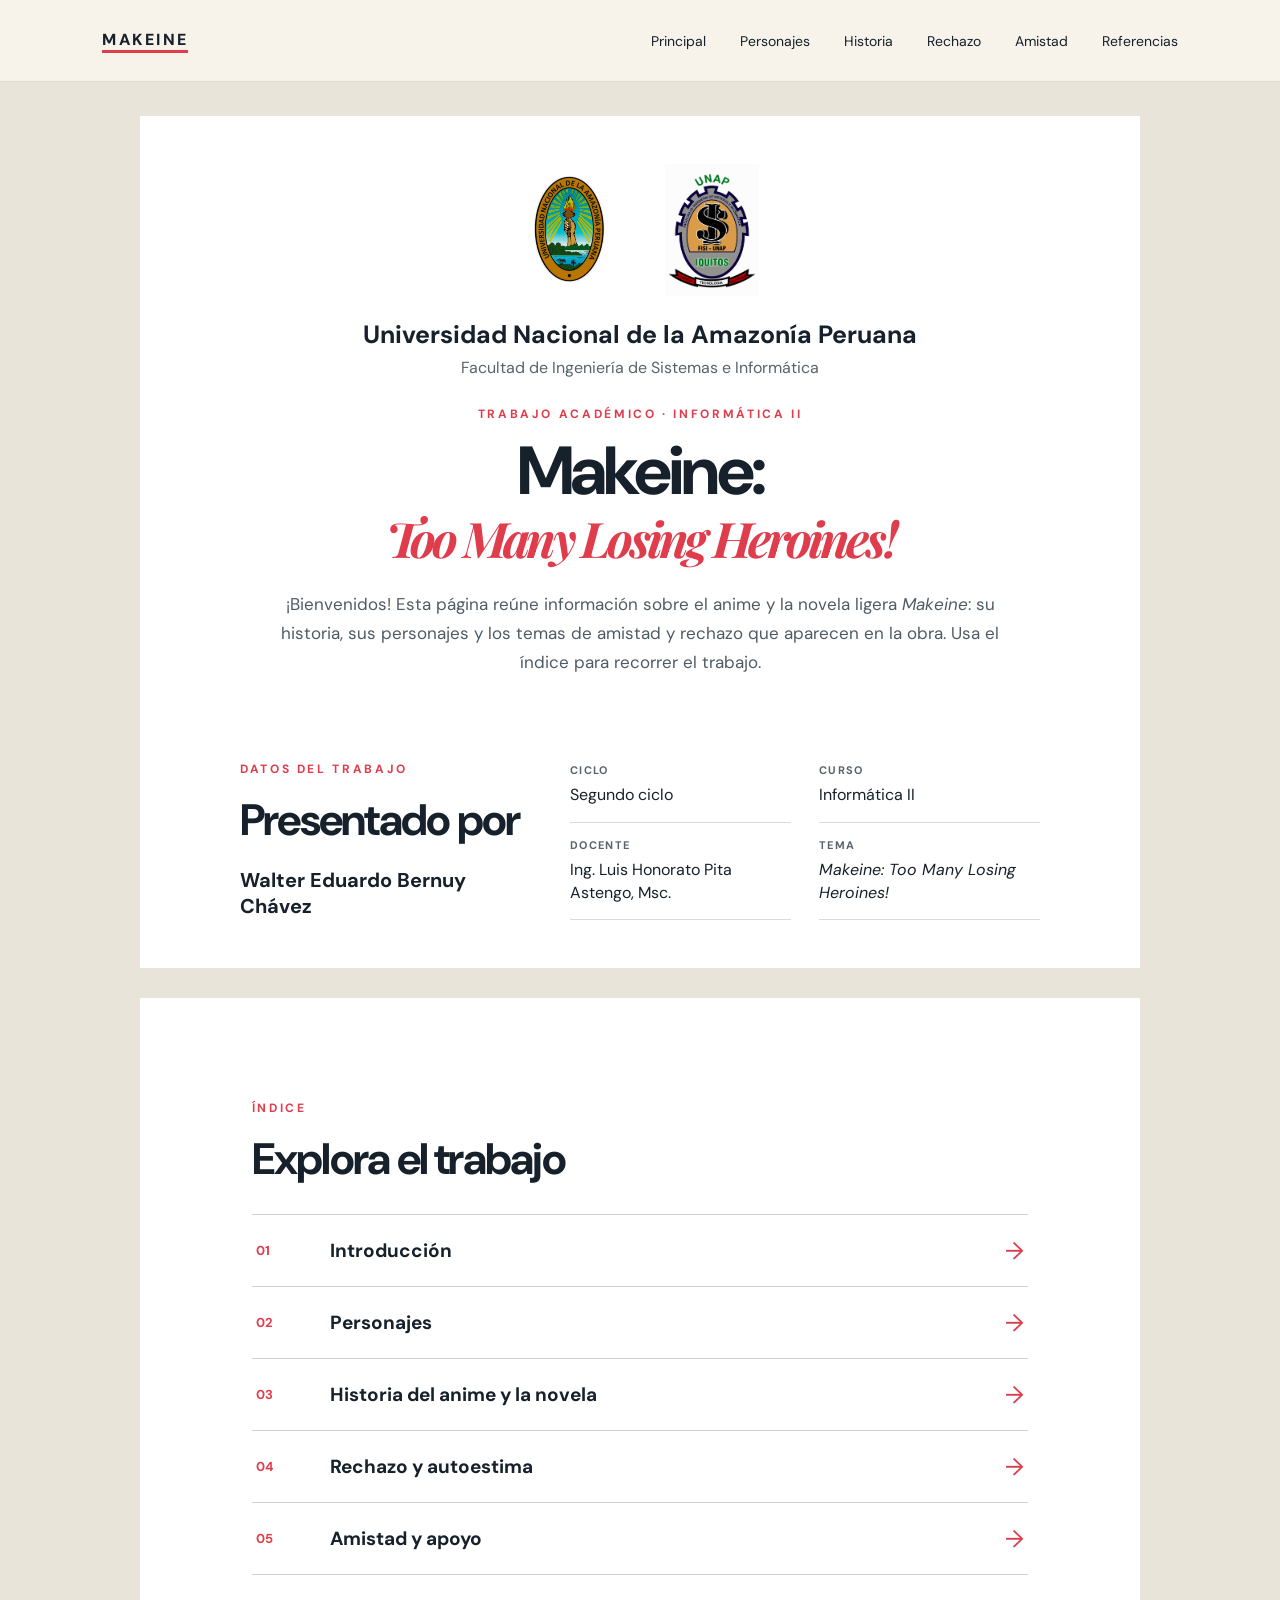
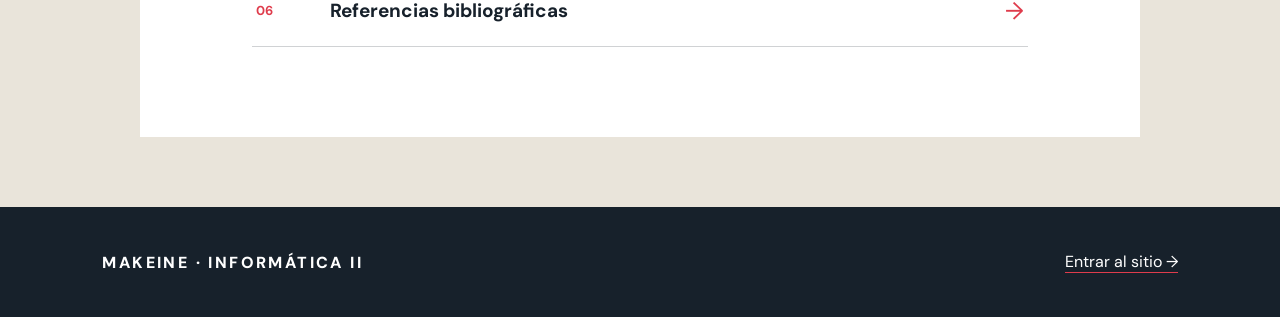
<file: Presentacion/Presentacion.html>
<!doctype html>
<html lang="es">
<head>
  <meta charset="utf-8">
  <meta name="viewport" content="width=device-width, initial-scale=1">
  <meta name="description" content="Portada del trabajo académico sobre Makeine, realizado para el curso Informática II.">
  <link rel="icon" type="image/png" href="../imagenes/favicon%20de%20kazuhiko%20v2.png">
  <title>Portada | Makeine</title>
  <link rel="stylesheet" href="../Principal/styles.css">
</head>
<body class="cover-page">
  <nav class="nav" aria-label="Navegación principal">
    <a class="brand" href="../Principal/Principal.html">MAKEINE</a>
    <div class="nav-links">
      <a href="../Principal/Principal.html">Principal</a>
      <a href="../Contenido 1/personajes.html">Personajes</a>
      <a href="../Contenido 2/historia.html">Historia</a>
      <a href="../Contenido 3/rechazo.html">Rechazo</a>
      <a href="../Contenido 4/amistad.html">Amistad</a>
      <a href="../Referencias/referencias.html">Referencias</a>
    </div>
  </nav>

  <main class="cover-main">
    <header class="cover-heading">
      <div class="cover-logos" aria-label="Logos de la universidad y la facultad">
        <img src="../imagenes/logo%20de%20la%20unap.png" alt="Logo de la Universidad Nacional de la Amazonía Peruana">
        <img src="../imagenes/logo%20de%20la%20fisi.png" alt="Logo de la Facultad de Ingeniería de Sistemas e Informática">
      </div>
      <p class="cover-university">Universidad Nacional de la Amazonía Peruana</p>
      <p class="cover-faculty">Facultad de Ingeniería de Sistemas e Informática</p>
      <p class="eyebrow">TRABAJO ACADÉMICO · INFORMÁTICA II</p>
      <h1>Makeine:<br><em>Too Many Losing Heroines!</em></h1>
      <p class="cover-welcome">¡Bienvenidos! Esta página reúne información sobre el anime y la novela ligera <em>Makeine</em>: su historia, sus personajes y los temas de amistad y rechazo que aparecen en la obra. Usa el índice para recorrer el trabajo.</p>
    </header>

    <section class="cover-details section" aria-labelledby="cover-details-title">
      <div class="cover-details-heading">
        <p class="section-kicker">DATOS DEL TRABAJO</p>
        <h2 id="cover-details-title">Presentado por</h2>
        <p class="cover-student">Walter Eduardo Bernuy Chávez</p>
      </div>
      <dl class="cover-data">
        <div><dt>Ciclo</dt><dd>Segundo ciclo</dd></div>
        <div><dt>Curso</dt><dd>Informática II</dd></div>
        <div><dt>Docente</dt><dd>Ing. Luis Honorato Pita Astengo, Msc.</dd></div>
        <div><dt>Tema</dt><dd><em>Makeine: Too Many Losing Heroines!</em></dd></div>
      </dl>
    </section>

    <section class="cover-index section" aria-labelledby="cover-index-title">
      <p class="section-kicker">ÍNDICE</p>
      <h2 id="cover-index-title">Explora el trabajo</h2>
      <ol class="cover-index-list">
        <li><a href="../Principal/Principal.html"><span>01</span><strong>Introducción</strong><span class="cover-index-arrow">→</span></a></li>
        <li><a href="../Contenido 1/personajes.html"><span>02</span><strong>Personajes</strong><span class="cover-index-arrow">→</span></a></li>
        <li><a href="../Contenido 2/historia.html"><span>03</span><strong>Historia del anime y la novela</strong><span class="cover-index-arrow">→</span></a></li>
        <li><a href="../Contenido 3/rechazo.html"><span>04</span><strong>Rechazo y autoestima</strong><span class="cover-index-arrow">→</span></a></li>
        <li><a href="../Contenido 4/amistad.html"><span>05</span><strong>Amistad y apoyo</strong><span class="cover-index-arrow">→</span></a></li>
        <li><a href="../Referencias/referencias.html"><span>06</span><strong>Referencias bibliográficas</strong><span class="cover-index-arrow">→</span></a></li>
      </ol>
    </section>
  </main>

  <footer>
    <span>MAKEINE · INFORMÁTICA II</span>
    <a href="../Principal/Principal.html">Entrar al sitio →</a>
  </footer>
</body>
</html>
</file>
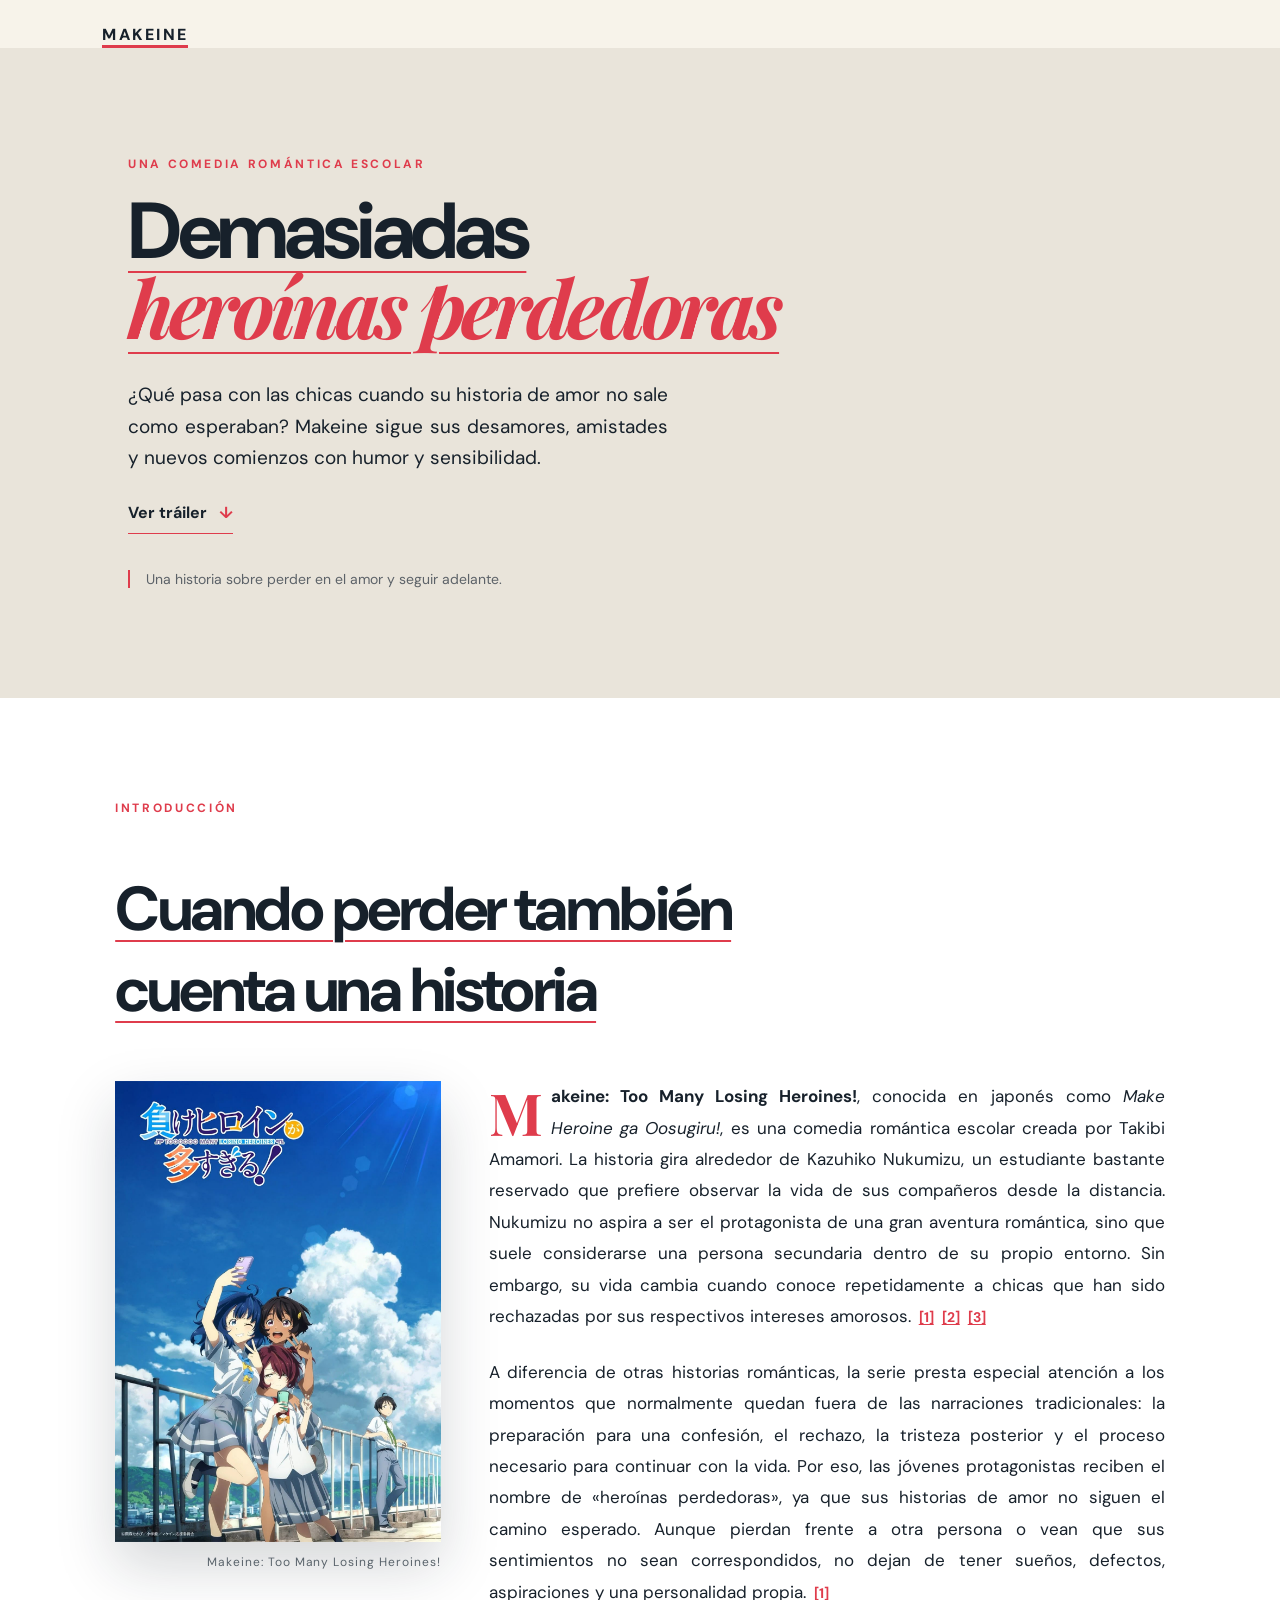
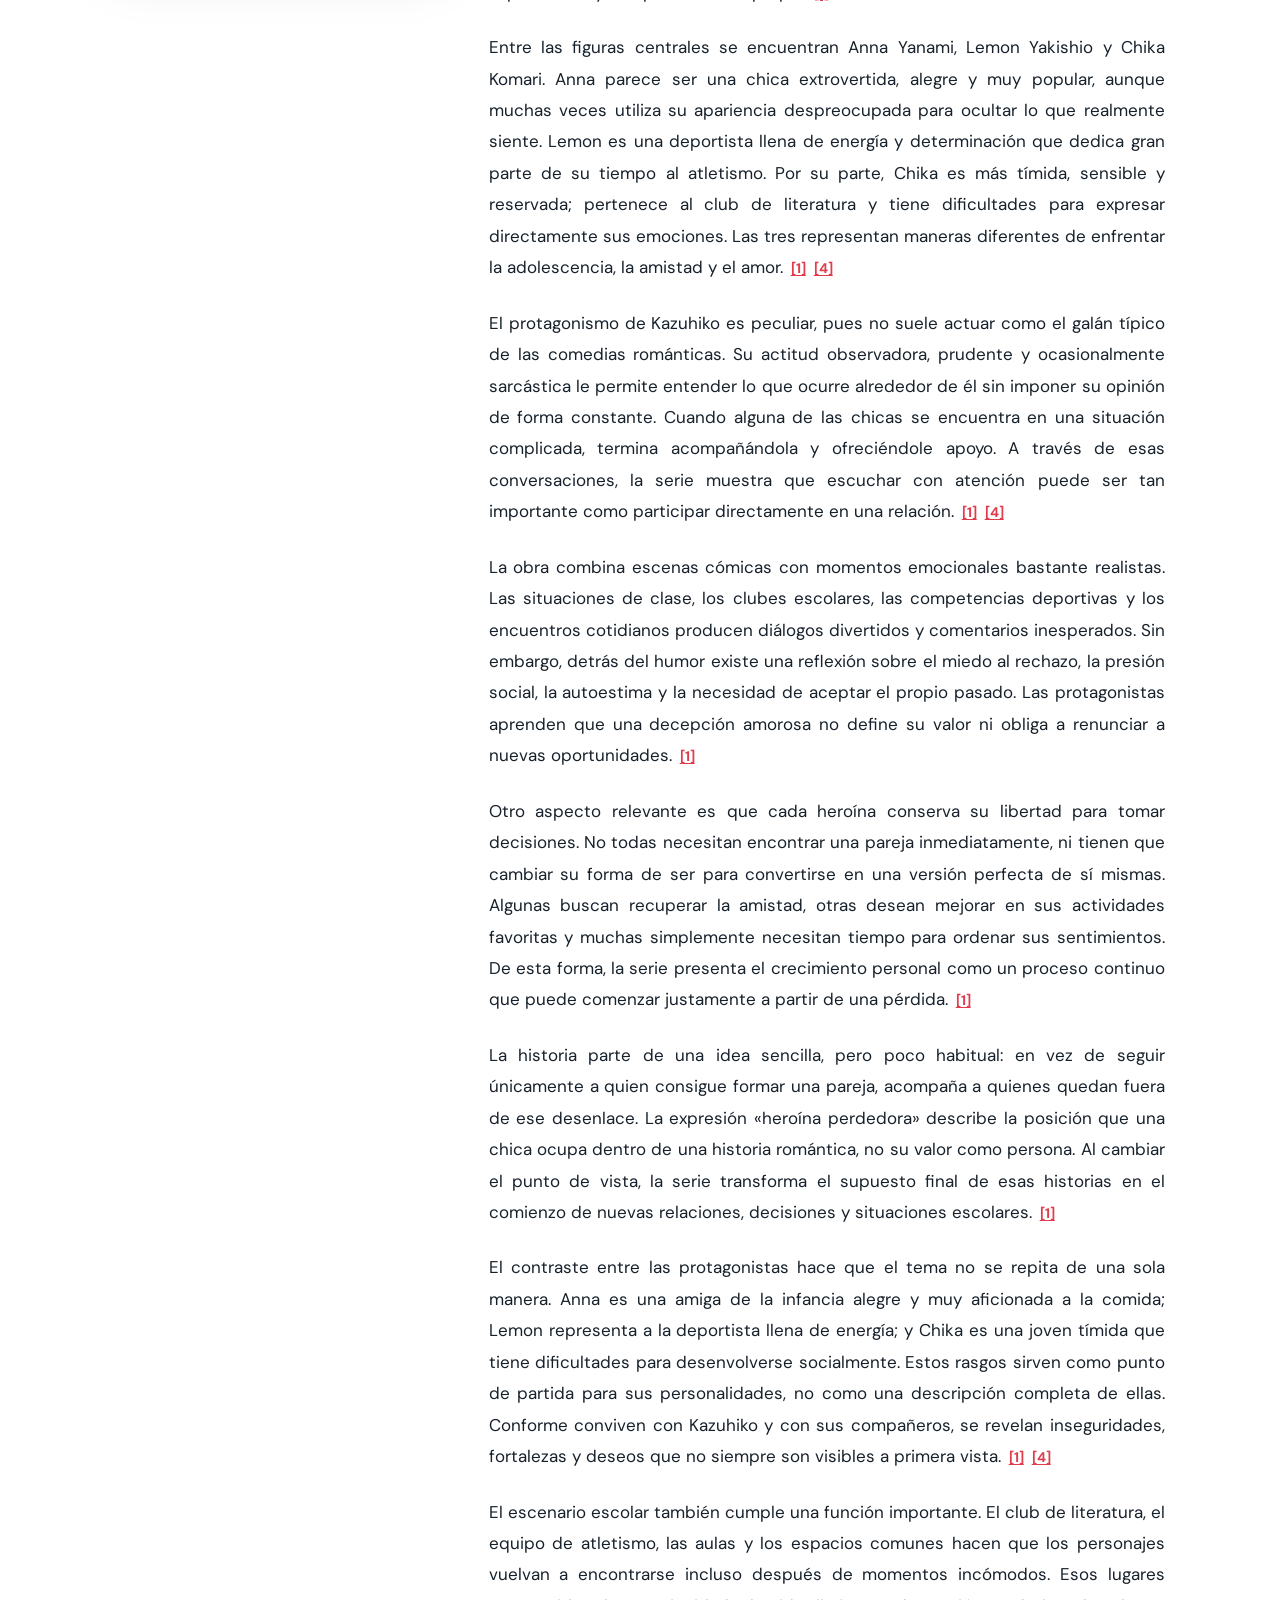
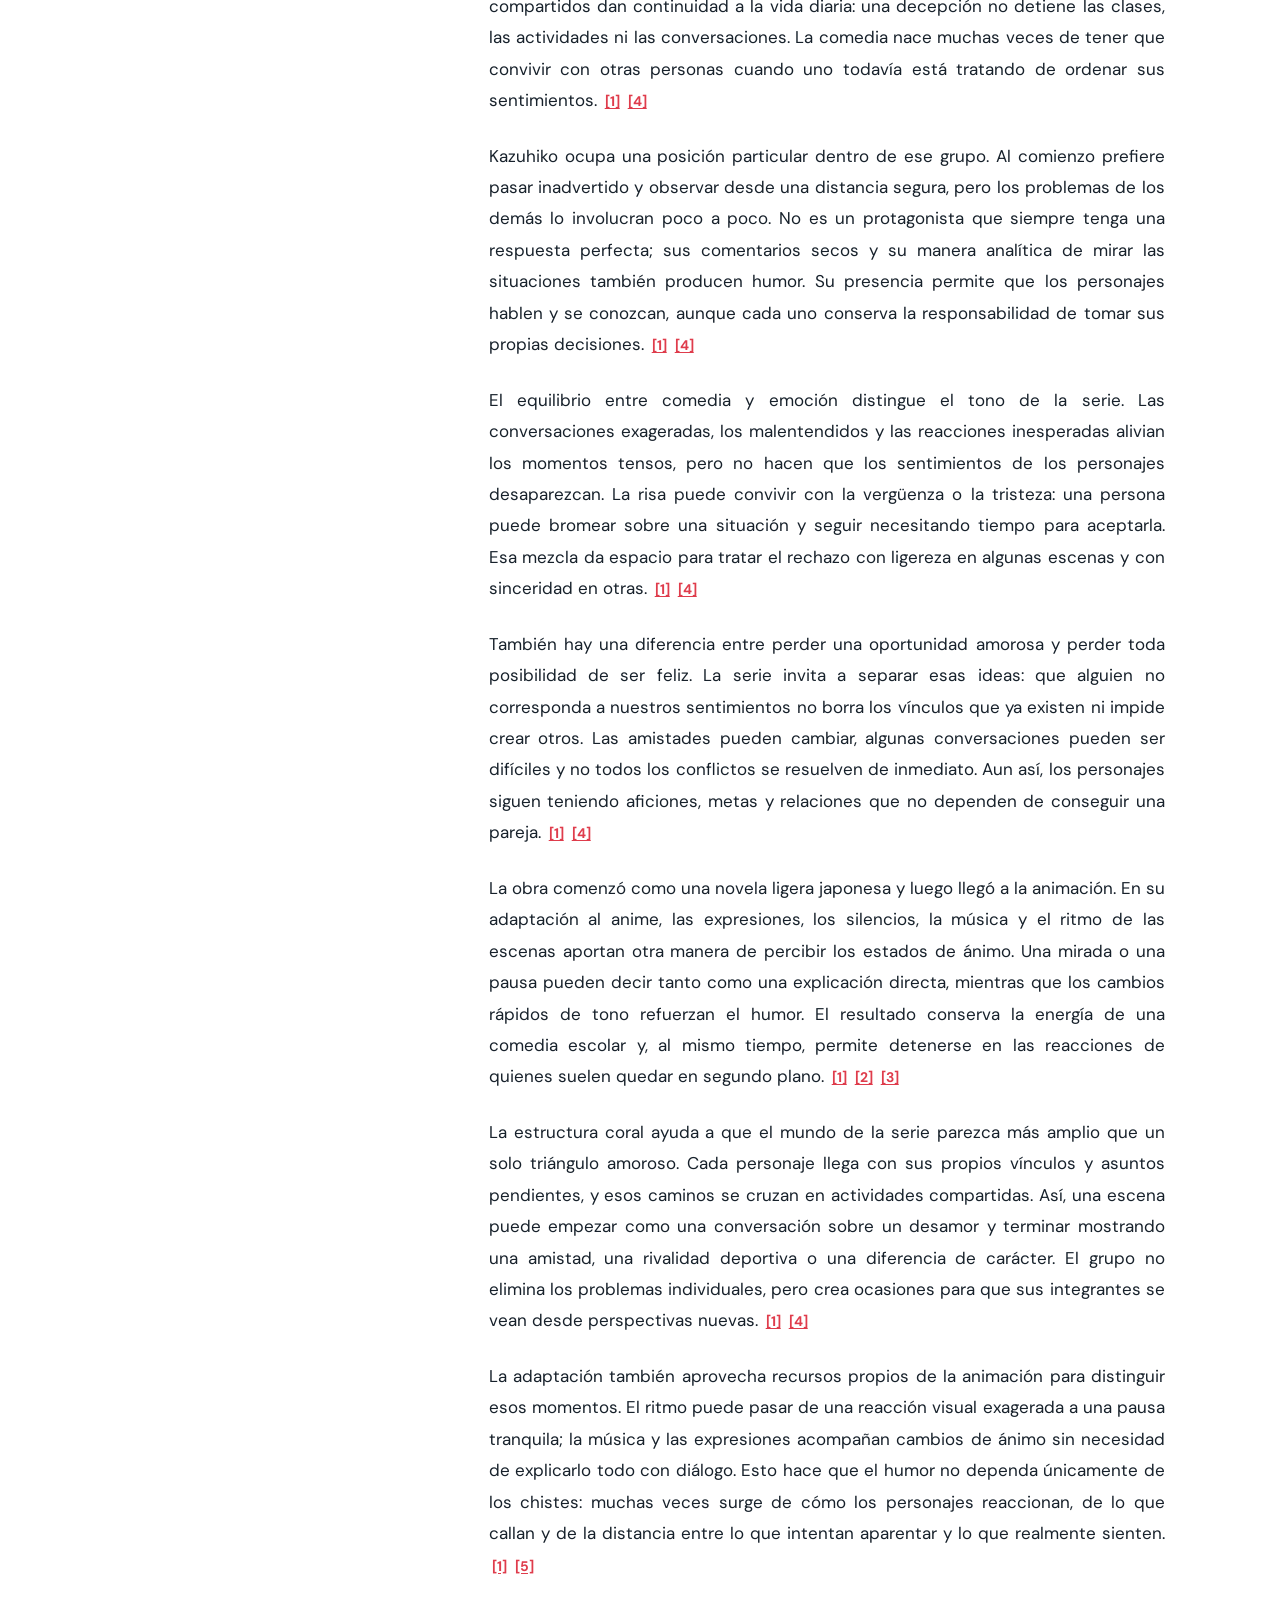
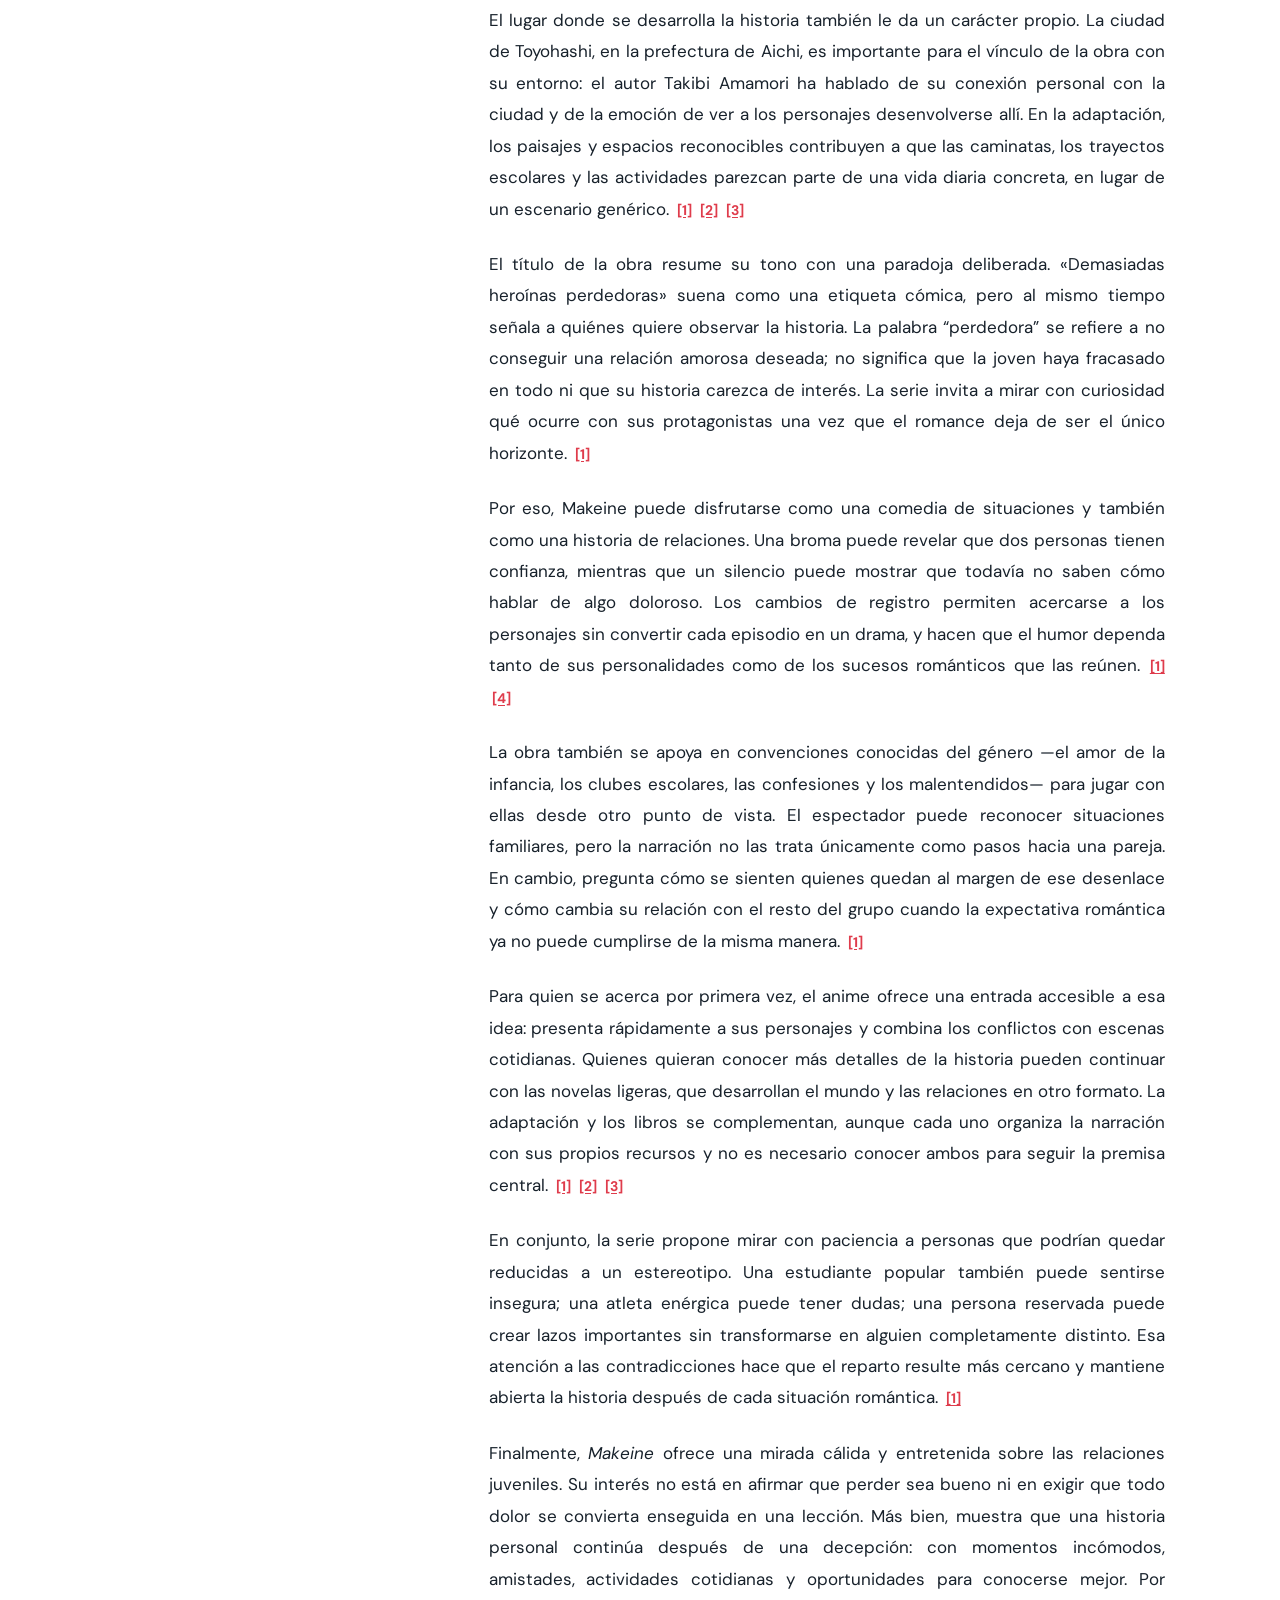
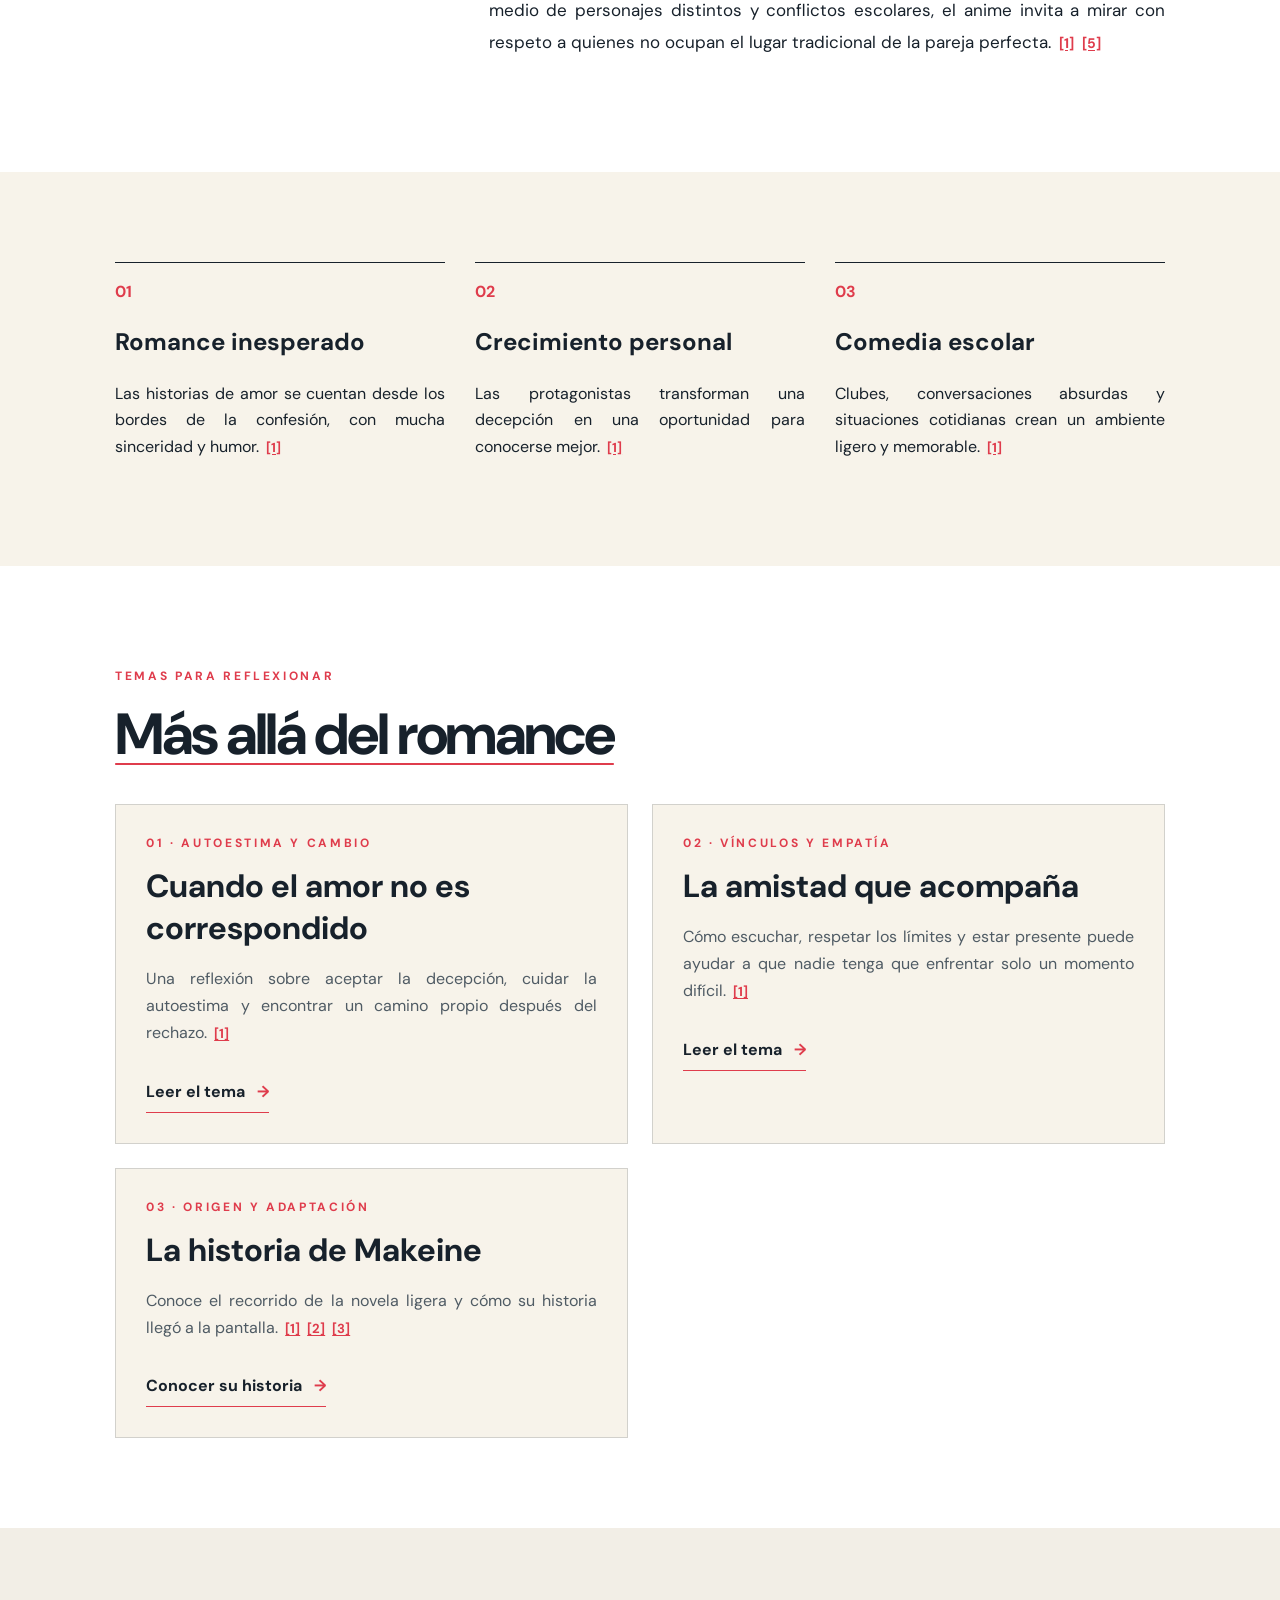
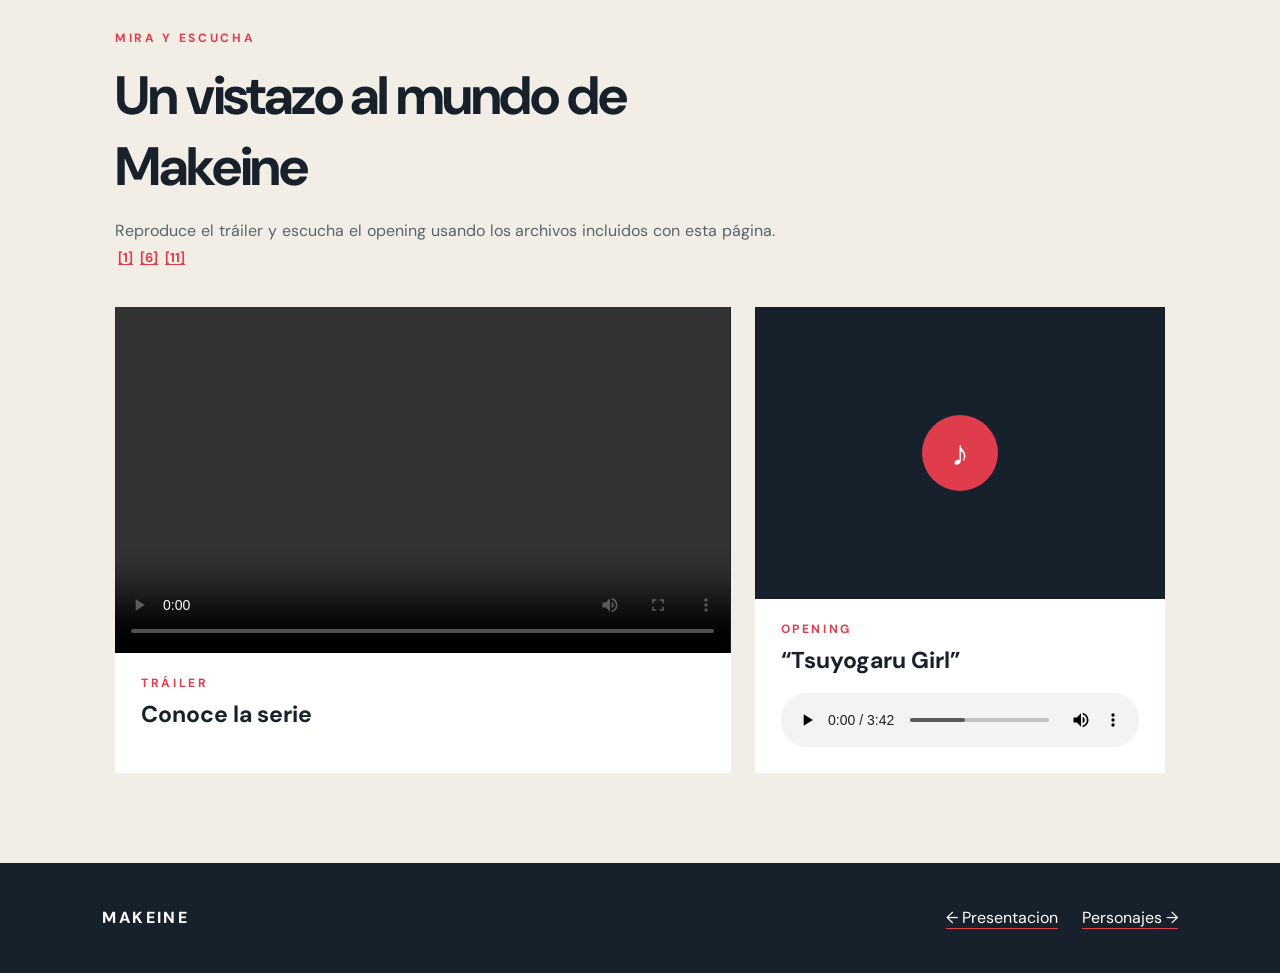
<file: Principal/Principal.html>
<!doctype html>
<html lang="es">
<head>
  <meta charset="utf-8">
  <meta name="viewport" content="width=device-width, initial-scale=1">
  <link rel="icon" type="image/png" href="../imagenes/favicon%20de%20de%20yanami%20v2.png">
  <title>MAKEINE — Heroínas que pierden</title>
  <link rel="stylesheet" href="styles.css">
</head>
<body class="underlined-headings">
  <a class="brand page-brand" href="Principal.html">MAKEINE</a>
  <main>
    <section class="hero">
      <div class="hero-copy">
        <p class="eyebrow">UNA COMEDIA ROMÁNTICA ESCOLAR</p>
        <h1>Demasiadas<br><em>heroínas perdedoras</em></h1>
        <p class="lead">¿Qué pasa con las chicas cuando su historia de amor no sale como esperaban? Makeine sigue sus desamores, amistades y nuevos comienzos con humor y sensibilidad.</p>
        <div class="hero-actions">
          <a class="text-link" href="#trailer">Ver tráiler <span>↓</span></a>
        </div>
        <p class="hero-note">Una historia sobre perder en el amor y seguir adelante.</p>
      </div>
    </section>

    <section class="intro section">
      <p class="section-kicker">INTRODUCCIÓN</p>
      <h2>Cuando perder también cuenta una historia</h2>
      <div class="intro-content">
        <figure class="intro-visual">
          <img src="media/poster-makeine.jpg" alt="Póster del anime Makeine: Too Many Losing Heroines!">
          <figcaption>Makeine: Too Many Losing Heroines!</figcaption>
        </figure>
        <div class="long-intro">
        <p><strong>Makeine: Too Many Losing Heroines!</strong>, conocida en japonés como <em>Make Heroine ga Oosugiru!</em>, es una comedia romántica escolar creada por Takibi Amamori. La historia gira alrededor de Kazuhiko Nukumizu, un estudiante bastante reservado que prefiere observar la vida de sus compañeros desde la distancia. Nukumizu no aspira a ser el protagonista de una gran aventura romántica, sino que suele considerarse una persona secundaria dentro de su propio entorno. Sin embargo, su vida cambia cuando conoce repetidamente a chicas que han sido rechazadas por sus respectivos intereses amorosos. <a class="citation" href="../Referencias/referencias.html#ref-1" aria-label="Referencia 1">[1]</a> <a class="citation" href="../Referencias/referencias.html#ref-2" aria-label="Referencia 2">[2]</a> <a class="citation" href="../Referencias/referencias.html#ref-3" aria-label="Referencia 3">[3]</a></p>

        <p>A diferencia de otras historias románticas, la serie presta especial atención a los momentos que normalmente quedan fuera de las narraciones tradicionales: la preparación para una confesión, el rechazo, la tristeza posterior y el proceso necesario para continuar con la vida. Por eso, las jóvenes protagonistas reciben el nombre de «heroínas perdedoras», ya que sus historias de amor no siguen el camino esperado. Aunque pierdan frente a otra persona o vean que sus sentimientos no sean correspondidos, no dejan de tener sueños, defectos, aspiraciones y una personalidad propia. <a class="citation" href="../Referencias/referencias.html#ref-1" aria-label="Referencia 1">[1]</a></p>

        <p>Entre las figuras centrales se encuentran Anna Yanami, Lemon Yakishio y Chika Komari. Anna parece ser una chica extrovertida, alegre y muy popular, aunque muchas veces utiliza su apariencia despreocupada para ocultar lo que realmente siente. Lemon es una deportista llena de energía y determinación que dedica gran parte de su tiempo al atletismo. Por su parte, Chika es más tímida, sensible y reservada; pertenece al club de literatura y tiene dificultades para expresar directamente sus emociones. Las tres representan maneras diferentes de enfrentar la adolescencia, la amistad y el amor. <a class="citation" href="../Referencias/referencias.html#ref-1" aria-label="Referencia 1">[1]</a> <a class="citation" href="../Referencias/referencias.html#ref-4" aria-label="Referencia 4">[4]</a></p>

        <p>El protagonismo de Kazuhiko es peculiar, pues no suele actuar como el galán típico de las comedias románticas. Su actitud observadora, prudente y ocasionalmente sarcástica le permite entender lo que ocurre alrededor de él sin imponer su opinión de forma constante. Cuando alguna de las chicas se encuentra en una situación complicada, termina acompañándola y ofreciéndole apoyo. A través de esas conversaciones, la serie muestra que escuchar con atención puede ser tan importante como participar directamente en una relación. <a class="citation" href="../Referencias/referencias.html#ref-1" aria-label="Referencia 1">[1]</a> <a class="citation" href="../Referencias/referencias.html#ref-4" aria-label="Referencia 4">[4]</a></p>

        <p>La obra combina escenas cómicas con momentos emocionales bastante realistas. Las situaciones de clase, los clubes escolares, las competencias deportivas y los encuentros cotidianos producen diálogos divertidos y comentarios inesperados. Sin embargo, detrás del humor existe una reflexión sobre el miedo al rechazo, la presión social, la autoestima y la necesidad de aceptar el propio pasado. Las protagonistas aprenden que una decepción amorosa no define su valor ni obliga a renunciar a nuevas oportunidades. <a class="citation" href="../Referencias/referencias.html#ref-1" aria-label="Referencia 1">[1]</a></p>

        <p>Otro aspecto relevante es que cada heroína conserva su libertad para tomar decisiones. No todas necesitan encontrar una pareja inmediatamente, ni tienen que cambiar su forma de ser para convertirse en una versión perfecta de sí mismas. Algunas buscan recuperar la amistad, otras desean mejorar en sus actividades favoritas y muchas simplemente necesitan tiempo para ordenar sus sentimientos. De esta forma, la serie presenta el crecimiento personal como un proceso continuo que puede comenzar justamente a partir de una pérdida. <a class="citation" href="../Referencias/referencias.html#ref-1" aria-label="Referencia 1">[1]</a></p>

        <p>La historia parte de una idea sencilla, pero poco habitual: en vez de seguir únicamente a quien consigue formar una pareja, acompaña a quienes quedan fuera de ese desenlace. La expresión «heroína perdedora» describe la posición que una chica ocupa dentro de una historia romántica, no su valor como persona. Al cambiar el punto de vista, la serie transforma el supuesto final de esas historias en el comienzo de nuevas relaciones, decisiones y situaciones escolares. <a class="citation" href="../Referencias/referencias.html#ref-1" aria-label="Referencia 1">[1]</a></p>

        <p>El contraste entre las protagonistas hace que el tema no se repita de una sola manera. Anna es una amiga de la infancia alegre y muy aficionada a la comida; Lemon representa a la deportista llena de energía; y Chika es una joven tímida que tiene dificultades para desenvolverse socialmente. Estos rasgos sirven como punto de partida para sus personalidades, no como una descripción completa de ellas. Conforme conviven con Kazuhiko y con sus compañeros, se revelan inseguridades, fortalezas y deseos que no siempre son visibles a primera vista. <a class="citation" href="../Referencias/referencias.html#ref-1" aria-label="Referencia 1">[1]</a> <a class="citation" href="../Referencias/referencias.html#ref-4" aria-label="Referencia 4">[4]</a></p>

        <p>El escenario escolar también cumple una función importante. El club de literatura, el equipo de atletismo, las aulas y los espacios comunes hacen que los personajes vuelvan a encontrarse incluso después de momentos incómodos. Esos lugares compartidos dan continuidad a la vida diaria: una decepción no detiene las clases, las actividades ni las conversaciones. La comedia nace muchas veces de tener que convivir con otras personas cuando uno todavía está tratando de ordenar sus sentimientos. <a class="citation" href="../Referencias/referencias.html#ref-1" aria-label="Referencia 1">[1]</a> <a class="citation" href="../Referencias/referencias.html#ref-4" aria-label="Referencia 4">[4]</a></p>

        <p>Kazuhiko ocupa una posición particular dentro de ese grupo. Al comienzo prefiere pasar inadvertido y observar desde una distancia segura, pero los problemas de los demás lo involucran poco a poco. No es un protagonista que siempre tenga una respuesta perfecta; sus comentarios secos y su manera analítica de mirar las situaciones también producen humor. Su presencia permite que los personajes hablen y se conozcan, aunque cada uno conserva la responsabilidad de tomar sus propias decisiones. <a class="citation" href="../Referencias/referencias.html#ref-1" aria-label="Referencia 1">[1]</a> <a class="citation" href="../Referencias/referencias.html#ref-4" aria-label="Referencia 4">[4]</a></p>

        <p>El equilibrio entre comedia y emoción distingue el tono de la serie. Las conversaciones exageradas, los malentendidos y las reacciones inesperadas alivian los momentos tensos, pero no hacen que los sentimientos de los personajes desaparezcan. La risa puede convivir con la vergüenza o la tristeza: una persona puede bromear sobre una situación y seguir necesitando tiempo para aceptarla. Esa mezcla da espacio para tratar el rechazo con ligereza en algunas escenas y con sinceridad en otras. <a class="citation" href="../Referencias/referencias.html#ref-1" aria-label="Referencia 1">[1]</a> <a class="citation" href="../Referencias/referencias.html#ref-4" aria-label="Referencia 4">[4]</a></p>

        <p>También hay una diferencia entre perder una oportunidad amorosa y perder toda posibilidad de ser feliz. La serie invita a separar esas ideas: que alguien no corresponda a nuestros sentimientos no borra los vínculos que ya existen ni impide crear otros. Las amistades pueden cambiar, algunas conversaciones pueden ser difíciles y no todos los conflictos se resuelven de inmediato. Aun así, los personajes siguen teniendo aficiones, metas y relaciones que no dependen de conseguir una pareja. <a class="citation" href="../Referencias/referencias.html#ref-1" aria-label="Referencia 1">[1]</a> <a class="citation" href="../Referencias/referencias.html#ref-4" aria-label="Referencia 4">[4]</a></p>

        <p>La obra comenzó como una novela ligera japonesa y luego llegó a la animación. En su adaptación al anime, las expresiones, los silencios, la música y el ritmo de las escenas aportan otra manera de percibir los estados de ánimo. Una mirada o una pausa pueden decir tanto como una explicación directa, mientras que los cambios rápidos de tono refuerzan el humor. El resultado conserva la energía de una comedia escolar y, al mismo tiempo, permite detenerse en las reacciones de quienes suelen quedar en segundo plano. <a class="citation" href="../Referencias/referencias.html#ref-1" aria-label="Referencia 1">[1]</a> <a class="citation" href="../Referencias/referencias.html#ref-2" aria-label="Referencia 2">[2]</a> <a class="citation" href="../Referencias/referencias.html#ref-3" aria-label="Referencia 3">[3]</a></p>

        <p>La estructura coral ayuda a que el mundo de la serie parezca más amplio que un solo triángulo amoroso. Cada personaje llega con sus propios vínculos y asuntos pendientes, y esos caminos se cruzan en actividades compartidas. Así, una escena puede empezar como una conversación sobre un desamor y terminar mostrando una amistad, una rivalidad deportiva o una diferencia de carácter. El grupo no elimina los problemas individuales, pero crea ocasiones para que sus integrantes se vean desde perspectivas nuevas. <a class="citation" href="../Referencias/referencias.html#ref-1" aria-label="Referencia 1">[1]</a> <a class="citation" href="../Referencias/referencias.html#ref-4" aria-label="Referencia 4">[4]</a></p>

        <p>La adaptación también aprovecha recursos propios de la animación para distinguir esos momentos. El ritmo puede pasar de una reacción visual exagerada a una pausa tranquila; la música y las expresiones acompañan cambios de ánimo sin necesidad de explicarlo todo con diálogo. Esto hace que el humor no dependa únicamente de los chistes: muchas veces surge de cómo los personajes reaccionan, de lo que callan y de la distancia entre lo que intentan aparentar y lo que realmente sienten. <a class="citation" href="../Referencias/referencias.html#ref-1" aria-label="Referencia 1">[1]</a> <a class="citation" href="../Referencias/referencias.html#ref-5" aria-label="Referencia 5">[5]</a></p>

        <p>El lugar donde se desarrolla la historia también le da un carácter propio. La ciudad de Toyohashi, en la prefectura de Aichi, es importante para el vínculo de la obra con su entorno: el autor Takibi Amamori ha hablado de su conexión personal con la ciudad y de la emoción de ver a los personajes desenvolverse allí. En la adaptación, los paisajes y espacios reconocibles contribuyen a que las caminatas, los trayectos escolares y las actividades parezcan parte de una vida diaria concreta, en lugar de un escenario genérico. <a class="citation" href="../Referencias/referencias.html#ref-1" aria-label="Referencia 1">[1]</a> <a class="citation" href="../Referencias/referencias.html#ref-2" aria-label="Referencia 2">[2]</a> <a class="citation" href="../Referencias/referencias.html#ref-3" aria-label="Referencia 3">[3]</a></p>

        <p>El título de la obra resume su tono con una paradoja deliberada. «Demasiadas heroínas perdedoras» suena como una etiqueta cómica, pero al mismo tiempo señala a quiénes quiere observar la historia. La palabra “perdedora” se refiere a no conseguir una relación amorosa deseada; no significa que la joven haya fracasado en todo ni que su historia carezca de interés. La serie invita a mirar con curiosidad qué ocurre con sus protagonistas una vez que el romance deja de ser el único horizonte. <a class="citation" href="../Referencias/referencias.html#ref-1" aria-label="Referencia 1">[1]</a></p>

        <p>Por eso, Makeine puede disfrutarse como una comedia de situaciones y también como una historia de relaciones. Una broma puede revelar que dos personas tienen confianza, mientras que un silencio puede mostrar que todavía no saben cómo hablar de algo doloroso. Los cambios de registro permiten acercarse a los personajes sin convertir cada episodio en un drama, y hacen que el humor dependa tanto de sus personalidades como de los sucesos románticos que las reúnen. <a class="citation" href="../Referencias/referencias.html#ref-1" aria-label="Referencia 1">[1]</a> <a class="citation" href="../Referencias/referencias.html#ref-4" aria-label="Referencia 4">[4]</a></p>

        <p>La obra también se apoya en convenciones conocidas del género —el amor de la infancia, los clubes escolares, las confesiones y los malentendidos— para jugar con ellas desde otro punto de vista. El espectador puede reconocer situaciones familiares, pero la narración no las trata únicamente como pasos hacia una pareja. En cambio, pregunta cómo se sienten quienes quedan al margen de ese desenlace y cómo cambia su relación con el resto del grupo cuando la expectativa romántica ya no puede cumplirse de la misma manera. <a class="citation" href="../Referencias/referencias.html#ref-1" aria-label="Referencia 1">[1]</a></p>

        <p>Para quien se acerca por primera vez, el anime ofrece una entrada accesible a esa idea: presenta rápidamente a sus personajes y combina los conflictos con escenas cotidianas. Quienes quieran conocer más detalles de la historia pueden continuar con las novelas ligeras, que desarrollan el mundo y las relaciones en otro formato. La adaptación y los libros se complementan, aunque cada uno organiza la narración con sus propios recursos y no es necesario conocer ambos para seguir la premisa central. <a class="citation" href="../Referencias/referencias.html#ref-1" aria-label="Referencia 1">[1]</a> <a class="citation" href="../Referencias/referencias.html#ref-2" aria-label="Referencia 2">[2]</a> <a class="citation" href="../Referencias/referencias.html#ref-3" aria-label="Referencia 3">[3]</a></p>

        <p>En conjunto, la serie propone mirar con paciencia a personas que podrían quedar reducidas a un estereotipo. Una estudiante popular también puede sentirse insegura; una atleta enérgica puede tener dudas; una persona reservada puede crear lazos importantes sin transformarse en alguien completamente distinto. Esa atención a las contradicciones hace que el reparto resulte más cercano y mantiene abierta la historia después de cada situación romántica. <a class="citation" href="../Referencias/referencias.html#ref-1" aria-label="Referencia 1">[1]</a></p>

        <p>Finalmente, <em>Makeine</em> ofrece una mirada cálida y entretenida sobre las relaciones juveniles. Su interés no está en afirmar que perder sea bueno ni en exigir que todo dolor se convierta enseguida en una lección. Más bien, muestra que una historia personal continúa después de una decepción: con momentos incómodos, amistades, actividades cotidianas y oportunidades para conocerse mejor. Por medio de personajes distintos y conflictos escolares, el anime invita a mirar con respeto a quienes no ocupan el lugar tradicional de la pareja perfecta. <a class="citation" href="../Referencias/referencias.html#ref-1" aria-label="Referencia 1">[1]</a> <a class="citation" href="../Referencias/referencias.html#ref-5" aria-label="Referencia 5">[5]</a></p>
        </div>
      </div>
    </section>

    <section class="features section">
      <article>
        <span>01</span>
        <h3>Romance inesperado</h3>
        <p>Las historias de amor se cuentan desde los bordes de la confesión, con mucha sinceridad y humor. <a class="citation" href="../Referencias/referencias.html#ref-1" aria-label="Referencia 1">[1]</a></p>
      </article>
      <article>
        <span>02</span>
        <h3>Crecimiento personal</h3>
        <p>Las protagonistas transforman una decepción en una oportunidad para conocerse mejor. <a class="citation" href="../Referencias/referencias.html#ref-1" aria-label="Referencia 1">[1]</a></p>
      </article>
      <article>
        <span>03</span>
        <h3>Comedia escolar</h3>
        <p>Clubes, conversaciones absurdas y situaciones cotidianas crean un ambiente ligero y memorable. <a class="citation" href="../Referencias/referencias.html#ref-1" aria-label="Referencia 1">[1]</a></p>
      </article>
    </section>

    <section class="life-topics section">
      <p class="section-kicker">TEMAS PARA REFLEXIONAR</p>
      <h2>Más allá del romance</h2>
      <div class="topic-cards">
        <article class="topic-card">
          <p class="section-kicker">01 · AUTOESTIMA Y CAMBIO</p>
          <h3>Cuando el amor no es correspondido</h3>
          <p>Una reflexión sobre aceptar la decepción, cuidar la autoestima y encontrar un camino propio después del rechazo. <a class="citation" href="../Referencias/referencias.html#ref-1" aria-label="Referencia 1">[1]</a></p>
          <a class="text-link" href="../Contenido 3/rechazo.html">Leer el tema <span>→</span></a>
        </article>
        <article class="topic-card">
          <p class="section-kicker">02 · VÍNCULOS Y EMPATÍA</p>
          <h3>La amistad que acompaña</h3>
          <p>Cómo escuchar, respetar los límites y estar presente puede ayudar a que nadie tenga que enfrentar solo un momento difícil. <a class="citation" href="../Referencias/referencias.html#ref-1" aria-label="Referencia 1">[1]</a></p>
          <a class="text-link" href="../Contenido 4/amistad.html">Leer el tema <span>→</span></a>
        </article>
        <article class="topic-card">
          <p class="section-kicker">03 · ORIGEN Y ADAPTACIÓN</p>
          <h3>La historia de Makeine</h3>
          <p>Conoce el recorrido de la novela ligera y cómo su historia llegó a la pantalla. <a class="citation" href="../Referencias/referencias.html#ref-1" aria-label="Referencia 1">[1]</a> <a class="citation" href="../Referencias/referencias.html#ref-2" aria-label="Referencia 2">[2]</a> <a class="citation" href="../Referencias/referencias.html#ref-3" aria-label="Referencia 3">[3]</a></p>
          <a class="text-link" href="../Contenido 2/historia.html">Conocer su historia <span>→</span></a>
        </article>
      </div>
    </section>

    <section class="media-section section" id="trailer">
      <div class="media-heading">
        <p class="section-kicker">MIRA Y ESCUCHA</p>
        <h2>Un vistazo al mundo de Makeine</h2>
        <p>Reproduce el tráiler y escucha el opening usando los archivos incluidos con esta página. <a class="citation" href="../Referencias/referencias.html#ref-1" aria-label="Referencia 1">[1]</a> <a class="citation" href="../Referencias/referencias.html#ref-6" aria-label="Referencia 6">[6]</a> <a class="citation" href="../Referencias/referencias.html#ref-11" aria-label="Referencia 11">[11]</a></p>
      </div>
      <div class="media-grid">
        <article class="media-card">
          <video controls preload="metadata">
            <source src="media/trailer-makeine.mp4" type="video/mp4">
            Tu navegador no puede reproducir este video.
          </video>
          <div class="media-caption">
            <p class="section-kicker">TRÁILER</p>
            <h3>Conoce la serie</h3>
          </div>
        </article>
        <article class="media-card audio-card">
          <div class="audio-art">
            <span>♪</span>
          </div>
          <div class="media-caption">
            <p class="section-kicker">OPENING</p>
            <h3>“Tsuyogaru Girl”</h3>
            <audio controls preload="metadata">
              <source src="media/opening-makeine.mp3" type="audio/mpeg">
              Tu navegador no puede reproducir este audio.
            </audio>
          </div>
        </article>
      </div>
    </section>
  </main>

  <footer>
    <span>MAKEINE</span>
    <nav class="page-navigation" aria-label="Navegación entre páginas">
      <a href="../Presentacion/Presentacion.html" aria-label="Ir a Presentacion" title="Presentacion">← Presentacion</a>
      <a href="../Contenido 1/personajes.html" aria-label="Ir a Personajes" title="Personajes">Personajes →</a>
    </nav>
  </footer>
</body>
</html>
</file>
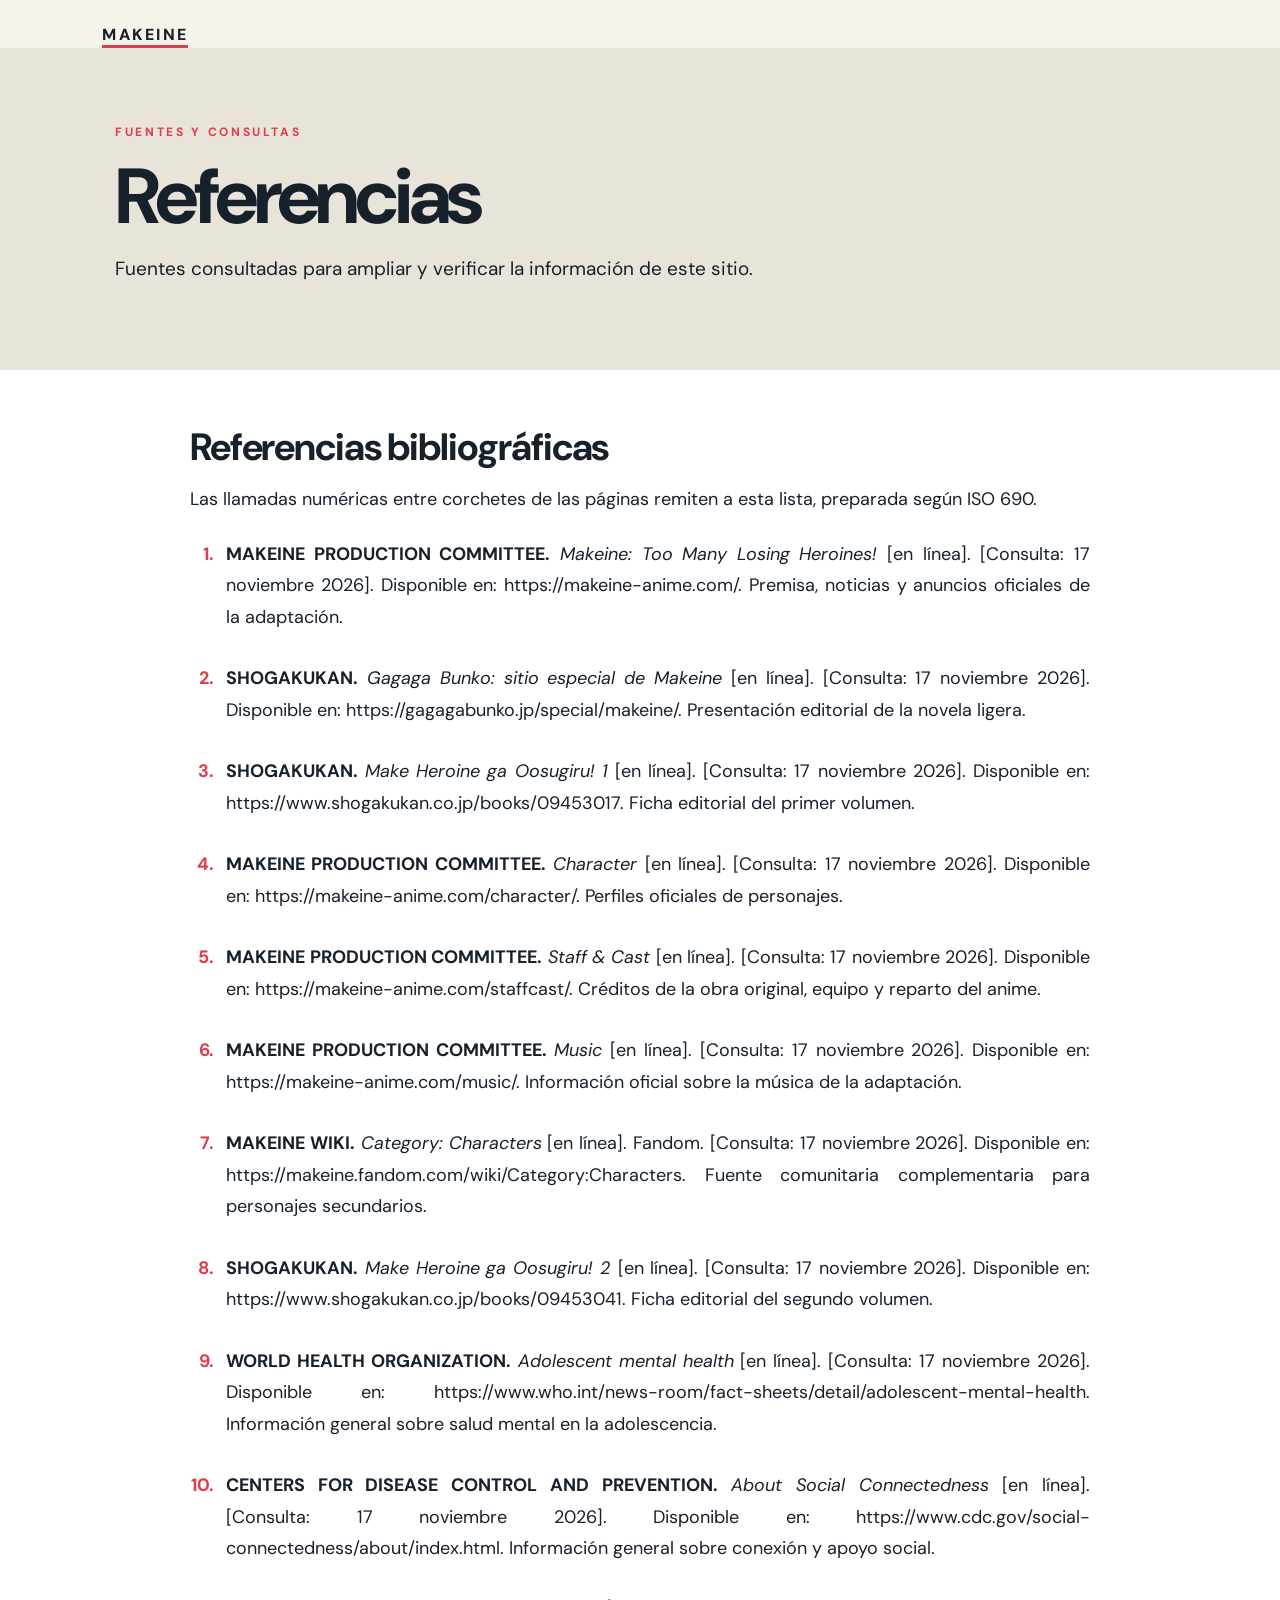
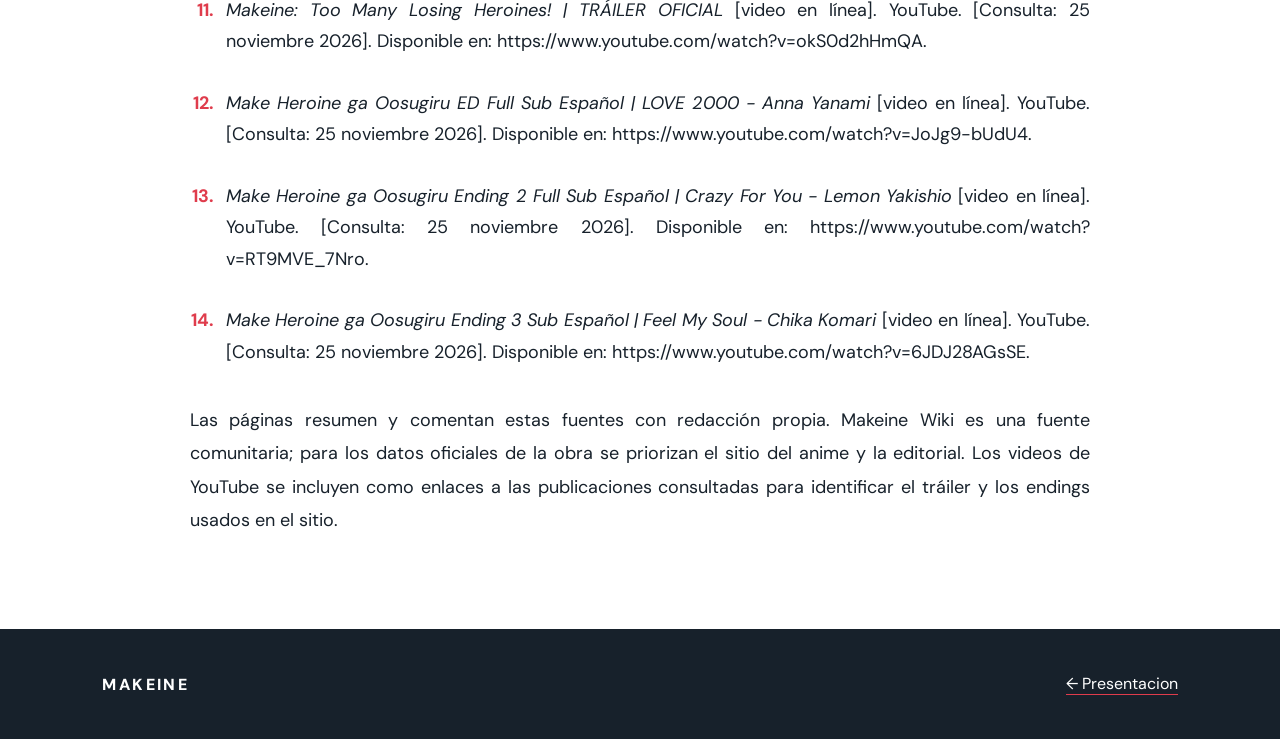
<file: Referencias/referencias.html>
<!doctype html>
<html lang="es">
<head>
  <meta charset="utf-8">
  <meta name="viewport" content="width=device-width, initial-scale=1">
  <meta name="description" content="Fuentes y referencias consultadas para preparar el sitio informativo sobre Makeine y sus temas.">
  <link rel="icon" type="image/png" href="../imagenes/favicon%20de%20kazuhiko.png">
  <title>Fuentes y referencias | MAKEINE</title>
  <link rel="stylesheet" href="../Principal/styles.css">
</head>
<body>
  <a class="brand page-brand" href="../Principal/Principal.html">MAKEINE</a>
  <main>
    <header class="article-hero">
      <p class="eyebrow">FUENTES Y CONSULTAS</p>
      <h1>Referencias</h1>
      <p class="lead">Fuentes consultadas para ampliar y verificar la información de este sitio.</p>
    </header>

    <section class="article-layout section">
      <article class="article-body">
        <h2>Referencias bibliográficas</h2>
        <p>Las llamadas numéricas entre corchetes de las páginas remiten a esta lista, preparada según ISO 690.</p>
        <ol class="iso-references">
          <li id="ref-1"><strong>MAKEINE PRODUCTION COMMITTEE.</strong> <em>Makeine: Too Many Losing Heroines!</em> [en línea]. [Consulta: 17 noviembre 2026]. Disponible en: <a href="https://makeine-anime.com/" target="_blank" rel="noopener noreferrer">https://makeine-anime.com/</a>. Premisa, noticias y anuncios oficiales de la adaptación.</li>
          <li id="ref-2"><strong>SHOGAKUKAN.</strong> <em>Gagaga Bunko: sitio especial de Makeine</em> [en línea]. [Consulta: 17 noviembre 2026]. Disponible en: <a href="https://gagagabunko.jp/special/makeine/" target="_blank" rel="noopener noreferrer">https://gagagabunko.jp/special/makeine/</a>. Presentación editorial de la novela ligera.</li>
          <li id="ref-3"><strong>SHOGAKUKAN.</strong> <em>Make Heroine ga Oosugiru! 1</em> [en línea]. [Consulta: 17 noviembre 2026]. Disponible en: <a href="https://www.shogakukan.co.jp/books/09453017" target="_blank" rel="noopener noreferrer">https://www.shogakukan.co.jp/books/09453017</a>. Ficha editorial del primer volumen.</li>
          <li id="ref-4"><strong>MAKEINE PRODUCTION COMMITTEE.</strong> <em>Character</em> [en línea]. [Consulta: 17 noviembre 2026]. Disponible en: <a href="https://makeine-anime.com/character/" target="_blank" rel="noopener noreferrer">https://makeine-anime.com/character/</a>. Perfiles oficiales de personajes.</li>
          <li id="ref-5"><strong>MAKEINE PRODUCTION COMMITTEE.</strong> <em>Staff &amp; Cast</em> [en línea]. [Consulta: 17 noviembre 2026]. Disponible en: <a href="https://makeine-anime.com/staffcast/" target="_blank" rel="noopener noreferrer">https://makeine-anime.com/staffcast/</a>. Créditos de la obra original, equipo y reparto del anime.</li>
          <li id="ref-6"><strong>MAKEINE PRODUCTION COMMITTEE.</strong> <em>Music</em> [en línea]. [Consulta: 17 noviembre 2026]. Disponible en: <a href="https://makeine-anime.com/music/" target="_blank" rel="noopener noreferrer">https://makeine-anime.com/music/</a>. Información oficial sobre la música de la adaptación.</li>
          <li id="ref-7"><strong>MAKEINE WIKI.</strong> <em>Category: Characters</em> [en línea]. Fandom. [Consulta: 17 noviembre 2026]. Disponible en: <a href="https://makeine.fandom.com/wiki/Category:Characters" target="_blank" rel="noopener noreferrer">https://makeine.fandom.com/wiki/Category:Characters</a>. Fuente comunitaria complementaria para personajes secundarios.</li>
          <li id="ref-8"><strong>SHOGAKUKAN.</strong> <em>Make Heroine ga Oosugiru! 2</em> [en línea]. [Consulta: 17 noviembre 2026]. Disponible en: <a href="https://www.shogakukan.co.jp/books/09453041" target="_blank" rel="noopener noreferrer">https://www.shogakukan.co.jp/books/09453041</a>. Ficha editorial del segundo volumen.</li>
          <li id="ref-9"><strong>WORLD HEALTH ORGANIZATION.</strong> <em>Adolescent mental health</em> [en línea]. [Consulta: 17 noviembre 2026]. Disponible en: <a href="https://www.who.int/news-room/fact-sheets/detail/adolescent-mental-health" target="_blank" rel="noopener noreferrer">https://www.who.int/news-room/fact-sheets/detail/adolescent-mental-health</a>. Información general sobre salud mental en la adolescencia.</li>
          <li id="ref-10"><strong>CENTERS FOR DISEASE CONTROL AND PREVENTION.</strong> <em>About Social Connectedness</em> [en línea]. [Consulta: 17 noviembre 2026]. Disponible en: <a href="https://www.cdc.gov/social-connectedness/about/index.html" target="_blank" rel="noopener noreferrer">https://www.cdc.gov/social-connectedness/about/index.html</a>. Información general sobre conexión y apoyo social.</li>
          <li id="ref-11"><em>Makeine: Too Many Losing Heroines! | TRÁILER OFICIAL</em> [video en línea]. YouTube. [Consulta: 25 noviembre 2026]. Disponible en: <a href="https://www.youtube.com/watch?v=okS0d2hHmQA" target="_blank" rel="noopener noreferrer">https://www.youtube.com/watch?v=okS0d2hHmQA</a>.</li>
          <li id="ref-12"><em>Make Heroine ga Oosugiru ED Full Sub Español | LOVE 2000 - Anna Yanami</em> [video en línea]. YouTube. [Consulta: 25 noviembre 2026]. Disponible en: <a href="https://www.youtube.com/watch?v=JoJg9-bUdU4" target="_blank" rel="noopener noreferrer">https://www.youtube.com/watch?v=JoJg9-bUdU4</a>.</li>
          <li id="ref-13"><em>Make Heroine ga Oosugiru Ending 2 Full Sub Español | Crazy For You - Lemon Yakishio</em> [video en línea]. YouTube. [Consulta: 25 noviembre 2026]. Disponible en: <a href="https://www.youtube.com/watch?v=RT9MVE_7Nro" target="_blank" rel="noopener noreferrer">https://www.youtube.com/watch?v=RT9MVE_7Nro</a>.</li>
          <li id="ref-14"><em>Make Heroine ga Oosugiru Ending 3 Sub Español | Feel My Soul - Chika Komari</em> [video en línea]. YouTube. [Consulta: 25 noviembre 2026]. Disponible en: <a href="https://www.youtube.com/watch?v=6JDJ28AGsSE" target="_blank" rel="noopener noreferrer">https://www.youtube.com/watch?v=6JDJ28AGsSE</a>.</li>
        </ol>

        <p>Las páginas resumen y comentan estas fuentes con redacción propia. Makeine Wiki es una fuente comunitaria; para los datos oficiales de la obra se priorizan el sitio del anime y la editorial. Los videos de YouTube se incluyen como enlaces a las publicaciones consultadas para identificar el tráiler y los endings usados en el sitio.</p>

      </article>
    </section>
  </main>

  <footer>
    <span>MAKEINE</span>
    <nav class="page-navigation" aria-label="Navegación entre páginas">
      <a href="../Presentacion/Presentacion.html" aria-label="Ir a Presentacion" title="Presentacion">← Presentacion</a>
    </nav>
  </footer>
</body>
</html>
</file>
<file: Contenido 1/styles.css>
@import url('https://fonts.googleapis.com/css2?family=DM+Sans:wght@400;500;700&family=Playfair+Display:ital,wght@1,700&display=swap');

:root { --ink:#17212b; --cream:#f7f3ea; --blue:#9ebbd3; --red:#df3c4c; --yellow:#f0c75e; }
* { box-sizing:border-box; }
html { scroll-behavior:smooth; }
body { margin:0; color:var(--ink); background:var(--cream); font-family:'DM Sans',sans-serif; }
main p:not(.eyebrow):not(.section-kicker), main li, .media-heading > p:last-child { text-align:justify; }
a { color:inherit; text-decoration:none; }
.nav { height:82px; display:flex; align-items:center; justify-content:space-between; padding:0 8%; border-bottom:1px solid rgba(23,33,43,.12); }
.brand { font-weight:800; letter-spacing:.14em; border-bottom:3px solid var(--red); }
.page-brand { display:inline-block; margin:24px 8% 0; }
.nav-links { display:flex; gap:34px; font-size:14px; }
.nav-links a { padding:30px 0 26px; border-bottom:3px solid transparent; }
.nav-links a.active { border-color:var(--red); }
.hero { min-height:590px; display:grid; grid-template-columns:1fr 1fr; overflow:hidden; }
.hero-copy { padding:105px 12% 90px 16%; }
.eyebrow, .section-kicker { font-size:12px; letter-spacing:.22em; font-weight:700; color:var(--red); }
h1 { font-size:clamp(54px,7vw,92px); line-height:.87; letter-spacing:-.055em; margin:22px 0 30px; }
h1 em { font-family:'Playfair Display',serif; color:var(--red); font-weight:700; }
.lead { max-width:540px; font-size:19px; line-height:1.65; }
.button { margin-top:24px; display:inline-block; padding:16px 22px; color:white; background:var(--ink); border-radius:2px; font-weight:700; }
.button span { margin-left:30px; }
.hero-art { position:relative; min-height:590px; background:#91afc9; overflow:hidden; }
.hero-art:before { content:''; position:absolute; width:360px; height:360px; border-radius:50%; background:#f2c9d4; left:-120px; bottom:-170px; }
.sun { position:absolute; width:280px; height:280px; border-radius:50%; right:-60px; top:40px; background:var(--yellow); opacity:.9; }
.lettering { position:absolute; color:#fff; font-size:clamp(30px,5vw,68px); font-weight:800; line-height:1.1; right:10%; top:30%; transform:rotate(-5deg); text-shadow:5px 5px 0 rgba(23,33,43,.18); }
.lettering span { color:var(--ink); }
.ribbon { position:absolute; bottom:28px; left:0; padding:12px 50px 12px 30px; background:var(--red); color:white; font-weight:800; letter-spacing:.12em; transform:rotate(-4deg); }
.section { padding:90px 9%; }
.intro { background:white; }
.intro h2, .support h2 { font-size:clamp(38px,5vw,62px); letter-spacing:-.04em; max-width:800px; }
.intro-grid { display:grid; grid-template-columns:1fr 1fr; gap:7%; font-size:18px; line-height:1.75; }
.long-intro { max-width:980px; column-count:2; column-gap:55px; font-size:17px; line-height:1.85; text-align:justify; }
.long-intro p { break-inside:avoid; margin-top:0; margin-bottom:24px; }
.long-intro p:first-child::first-letter { float:left; font-family:'Playfair Display',serif; font-size:58px; line-height:.75; color:var(--red); padding:10px 8px 0 0; }
.features { display:grid; grid-template-columns:repeat(3,1fr); gap:30px; }
.features article { border-top:1px solid var(--ink); padding-top:18px; }
.features span { color:var(--red); font-weight:700; }
.features h3 { font-size:24px; }
.features p { line-height:1.65; }
footer { min-height:110px; padding:30px 8%; background:var(--ink); color:white; display:flex; align-items:center; justify-content:space-between; }
footer span { letter-spacing:.15em; font-weight:800; }
footer a { border-bottom:1px solid var(--red); }
.content-footer .page-navigation { flex:1; display:flex; flex-wrap:wrap; justify-content:space-around; gap:24px; }

.page-header { padding:85px 9% 70px; background:var(--blue); }
.page-header h1 { margin-bottom:20px; }
.page-header > p:last-child { font-size:19px; max-width:650px; line-height:1.6; }
.cast { display:grid; grid-template-columns:1fr 1fr; gap:24px; background:white; }
.character { display:grid; grid-template-columns:200px 1fr; min-height:280px; border:1px solid rgba(23,33,43,.15); }
.portrait { position:relative; min-height:280px; display:grid; place-items:center; overflow:hidden; background:var(--yellow); }
.portrait img { display:block; width:100%; height:100%; min-height:inherit; object-fit:cover; object-position:center 24%; }
.portrait span { width:120px; height:120px; border-radius:50%; display:grid; place-items:center; background:rgba(255,255,255,.75); font-size:38px; font-weight:800; letter-spacing:-.08em; }
.portrait .portrait-name { position:absolute; inset:auto 0 0; width:auto; height:auto; padding:30px 14px 14px; border-radius:0; color:#fff; font-size:16px; font-weight:700; letter-spacing:0; background:linear-gradient(transparent,rgba(23,33,43,.88)); opacity:0; transform:translateY(8px); transition:opacity .2s ease,transform .2s ease; }
.portrait:hover .portrait-name, .portrait:focus-visible .portrait-name { opacity:1; transform:translateY(0); }
.portrait:focus-visible { outline:3px solid var(--red); outline-offset:3px; }
.bio { padding:34px; }
.role { text-transform:uppercase; letter-spacing:.14em; font-size:11px; color:var(--red); }
.bio h2 { font-size:31px; margin:12px 0; }
.bio p:last-child { line-height:1.65; }
.lemon .portrait { background:#c6d76b; }
.chika .portrait { background:#b9a8cf; }
.kazuhiko .portrait { background:#8db6c5; }
.riko .portrait { background:#e8a1b8; }
.support { background:var(--cream); }
.support-grid { display:grid; grid-template-columns:repeat(4,1fr); gap:20px; }
.support-grid article { background:white; padding-bottom:8px; }
.support-grid h3 { padding:0 24px; }
.support-grid p { padding:0 24px 20px; line-height:1.55; }
.character-source { margin:32px 0 0; color:#59636b; font-size:13px; line-height:1.6; }
.character-source a { text-decoration:underline; text-decoration-color:var(--red); text-underline-offset:3px; }
.mini { min-height:190px; height:190px; background:#f1cecf; }
.mini img { object-position:center 20%; }
.mini img.sakurai-image { object-fit:contain; object-position:center; background:#d8c8df; }
.mini .portrait-name { font-size:14px; padding:28px 10px 10px; }
.support-grid article:nth-child(2) .mini { background:#c1d4e5; }
.support-grid article:nth-child(3) .mini { background:#d8c8df; }
.support-grid article:nth-child(4) .mini { background:#f3d08b; }
.media-section { background:#f2eee6; }
.media-heading { max-width:660px; margin-bottom:36px; }
.media-heading h2 { margin:14px 0; font-size:clamp(34px,4.5vw,54px); letter-spacing:-.04em; }
.media-heading > p:last-child { color:#59636b; line-height:1.65; }
.media-grid { display:grid; grid-template-columns:1.2fr .8fr; gap:24px; align-items:stretch; }
.media-card { min-width:0; background:#fff; }
.media-card video { display:block; width:100%; aspect-ratio:16/9; background:#17212b; object-fit:contain; }
.media-caption { padding:22px 26px 26px; }
.media-caption .section-kicker { margin:0 0 8px; }
.media-caption h3 { margin:0 0 18px; font-size:23px; }
.audio-card { display:flex; flex-direction:column; }
.audio-art { position:relative; height:100%; min-height:220px; overflow:hidden; display:grid; place-items:center; background:#17212b; }
.audio-art > span:last-child { position:relative; z-index:1; width:76px; height:76px; display:grid; place-items:center; border-radius:50%; color:#fff; background:var(--red); font-size:35px; }
.media-caption audio { display:block; width:100%; }
.citation { display:inline-block; margin-left:3px; color:var(--red); font-size:.82em; font-weight:700; text-decoration:underline; text-underline-offset:2px; white-space:nowrap; }

@media (max-width:1000px) {
  .nav { height:auto; min-height:82px; gap:20px; padding:16px 6%; }
  .nav-links { flex-wrap:wrap; justify-content:flex-end; gap:16px; }
  .hero { grid-template-columns:1fr; }
  .hero-copy { padding:70px 8%; }
  .hero-art { min-height:420px; }
  .cast { grid-template-columns:1fr; }
  .media-grid { grid-template-columns:1fr; }
  .audio-card { display:grid; grid-template-columns:.8fr 1.2fr; }
  .audio-art { min-height:250px; }
  .support-grid { grid-template-columns:1fr 1fr; }
}
@media (max-width:600px) {
  .nav { height:auto; padding:18px 6%; }
  .nav-links { gap:18px; }
  .nav-links a { padding:8px 0; }
  .page-brand { margin:20px 6% 0; }
  .content-footer { gap:20px; }
  .content-footer .page-navigation { justify-content:center; gap:18px; }
  .intro-grid, .features { grid-template-columns:1fr; }
  .long-intro { column-count:1; text-align:left; }
  .character { grid-template-columns:1fr; }
  .portrait .portrait-name { opacity:1; transform:none; }
  .support-grid { grid-template-columns:1fr; }
  .audio-card { display:flex; }
  .audio-art { min-height:220px; }
  .section { padding:65px 6%; }
  footer { gap:20px; }
}
</file>
<file: Principal/styles.css>
@import url('https://fonts.googleapis.com/css2?family=DM+Sans:wght@400;500;700&family=Playfair+Display:ital,wght@1,700&display=swap');

:root { --ink:#17212b; --cream:#f7f3ea; --blue:#9ebbd3; --red:#df3c4c; --yellow:#f0c75e; }
* { box-sizing:border-box; }
html { scroll-behavior:smooth; }
body { margin:0; color:var(--ink); background:var(--cream); font-family:'DM Sans',sans-serif; }
main p:not(.eyebrow):not(.section-kicker), main li, .media-heading > p:last-child { text-align:justify; }
a { color:inherit; text-decoration:none; }
.nav { height:82px; display:flex; align-items:center; justify-content:space-between; padding:0 8%; border-bottom:1px solid rgba(23,33,43,.12); }
.brand { font-weight:800; letter-spacing:.14em; border-bottom:3px solid var(--red); }
.page-brand { display:inline-block; margin:24px 8% 0; }
.nav-links { display:flex; gap:34px; font-size:14px; }
.nav-links a { padding:30px 0 26px; border-bottom:3px solid transparent; }
.nav-links a.active { border-color:var(--red); }
.hero { min-height:520px; display:grid; grid-template-columns:1fr; align-items:center; padding:56px 10%; background:#e9e4da; }
.hero-copy { padding:40px 0; max-width:850px; }
.eyebrow, .section-kicker { font-size:12px; letter-spacing:.22em; font-weight:700; color:var(--red); }
h1 { font-size:clamp(54px,6.2vw,86px); line-height:.94; letter-spacing:-.055em; margin:22px 0 30px; }
.underlined-headings .hero h1, .underlined-headings .article-hero h1, .underlined-headings .intro > h2, .underlined-headings .life-topics > h2, .underlined-headings .article-body h2 { text-decoration:underline; text-decoration-color:var(--red); text-decoration-thickness:2px; text-underline-offset:.16em; }
h1 em { font-family:'Playfair Display',serif; color:var(--red); font-weight:700; }
.lead { max-width:540px; font-size:19px; line-height:1.65; }
.button { margin-top:24px; display:inline-block; padding:16px 22px; color:white; background:var(--ink); border-radius:2px; font-weight:700; }
.button span { margin-left:30px; }
.hero-actions { display:flex; flex-wrap:wrap; align-items:center; gap:28px; }
.hero-actions .button { margin-top:10px; }
.text-link { font-weight:700; border-bottom:1px solid var(--red); padding:10px 0; }
.text-link span { color:var(--red); margin-left:8px; }
.hero-note { margin-top:36px; padding-left:16px; border-left:2px solid var(--red); color:#5c6268; font-size:14px; }
.section { padding:90px 9%; }
.intro { background:white; }
.intro h2, .support h2 { font-size:clamp(38px,5vw,62px); letter-spacing:-.04em; max-width:800px; }
.intro-grid { display:grid; grid-template-columns:1fr 1fr; gap:7%; font-size:18px; line-height:1.75; }
.intro-content { display:grid; grid-template-columns:minmax(230px,.65fr) minmax(0,1.35fr); align-items:start; gap:48px; }
.intro-visual { margin:0; position:sticky; top:24px; }
.intro-visual img { display:block; width:100%; max-height:620px; object-fit:contain; box-shadow:0 24px 55px rgba(23,33,43,.18); }
.intro-visual figcaption { margin-top:12px; color:#59636b; font-size:12px; letter-spacing:.08em; text-align:right; }
.long-intro { max-width:none; column-count:1; font-size:17px; line-height:1.85; text-align:justify; }
.long-intro p { break-inside:avoid; margin-top:0; margin-bottom:24px; }
.long-intro p:first-child::first-letter { float:left; font-family:'Playfair Display',serif; font-size:58px; line-height:.75; color:var(--red); padding:10px 8px 0 0; }
.media-section { background:#f2eee6; }
.media-heading { max-width:660px; margin-bottom:36px; }
.media-heading h2 { margin:14px 0; font-size:clamp(34px,4.5vw,54px); letter-spacing:-.04em; }
.media-heading > p:last-child { color:#59636b; line-height:1.65; }
.media-grid { display:grid; grid-template-columns:1.2fr .8fr; gap:24px; align-items:stretch; }
.media-card { min-width:0; background:#fff; }
.media-card video { display:block; width:100%; aspect-ratio:16/9; background:#17212b; object-fit:contain; }
.media-caption { padding:22px 26px 26px; }
.media-caption .section-kicker { margin:0 0 8px; }
.media-caption h3 { margin:0 0 18px; font-size:23px; }
.audio-card { display:flex; flex-direction:column; }
.audio-art { position:relative; height:100%; min-height:220px; overflow:hidden; display:grid; place-items:center; background:#17212b; }
.audio-art > span:last-child { position:relative; z-index:1; width:76px; height:76px; display:grid; place-items:center; border-radius:50%; color:#fff; background:var(--red); font-size:35px; }
.media-caption audio { display:block; width:100%; }
.citation { display:inline-block; margin-left:3px; color:var(--red); font-size:.82em; font-weight:700; text-decoration:underline; text-underline-offset:2px; white-space:nowrap; }
.iso-references { padding-left:28px; }
.iso-references li { padding:0 0 18px 8px; line-height:1.75; overflow-wrap:anywhere; }
.iso-references li::marker { color:var(--red); font-weight:700; }
.features { display:grid; grid-template-columns:repeat(3,1fr); gap:30px; }
.features article { border-top:1px solid var(--ink); padding-top:18px; }
.features span { color:var(--red); font-weight:700; }
.features h3 { font-size:24px; }
.features p { line-height:1.65; }
.life-topics { background:#fff; }
.life-topics h2 { margin:12px 0 32px; font-size:clamp(36px,5vw,58px); letter-spacing:-.04em; }
.topic-cards { display:grid; grid-template-columns:repeat(2,minmax(0,1fr)); gap:24px; }
.topic-card { padding:30px; border:1px solid rgba(23,33,43,.16); background:var(--cream); }
.topic-card .section-kicker { margin-top:0; }
.topic-card h3 { margin:14px 0; font-size:clamp(23px,3vw,32px); }
.topic-card p:not(.section-kicker) { max-width:540px; line-height:1.7; color:#4f5b64; }
.topic-card .text-link { display:inline-block; margin-top:8px; }
.article-hero { padding:76px 9% 66px; background:#e9e4da; }
.article-hero .eyebrow { margin:0; }
.article-hero h1 { max-width:950px; margin:20px 0; font-size:clamp(45px,7vw,78px); }
.article-hero .lead { max-width:820px; }
.article-layout { padding-top:56px; padding-bottom:70px; background:#fff; }
.article-body { max-width:900px; margin:0 auto; font-size:18px; line-height:1.85; }
.article-body h2 { margin:48px 0 14px; font-size:clamp(27px,3.8vw,38px); line-height:1.15; letter-spacing:-.03em; }
.article-body h2:first-child { margin-top:0; }
.article-body p { margin:0 0 22px; }
.article-body ul { margin:0 0 28px; padding-left:25px; }
.article-body li { margin:0 0 12px; }
.article-callout { margin:38px 0; padding:24px 28px; border-left:4px solid var(--red); background:var(--cream); font-size:20px; font-family:'Playfair Display',serif; }
.article-sources { margin-top:56px; padding-top:26px; border-top:1px solid rgba(23,33,43,.18); font-size:14px; line-height:1.7; }
.article-sources h2 { margin:0 0 12px; font-size:21px; }
.article-sources ul { padding-left:20px; }
.article-sources a { text-decoration:underline; text-decoration-color:var(--red); text-underline-offset:3px; }
.article-nav { display:flex; flex-wrap:wrap; gap:16px; margin-top:36px; }
.article-nav .button { margin-top:0; }
footer { min-height:110px; padding:30px 8%; background:var(--ink); color:white; display:flex; align-items:center; justify-content:space-between; }
footer span { letter-spacing:.15em; font-weight:800; }
footer a { border-bottom:1px solid var(--red); }
.page-navigation { display:flex; flex-wrap:wrap; justify-content:flex-end; gap:24px; }
.content-footer .page-navigation { flex:1; justify-content:space-around; }

.page-header { padding:85px 9% 70px; background:var(--blue); }
.page-header h1 { margin-bottom:20px; }
.page-header > p:last-child { font-size:19px; max-width:650px; line-height:1.6; }
.cast { display:grid; grid-template-columns:1fr 1fr; gap:24px; background:white; }
.character { display:grid; grid-template-columns:200px 1fr; min-height:280px; border:1px solid rgba(23,33,43,.15); }
.portrait { min-height:280px; display:grid; place-items:center; background:var(--yellow); }
.portrait span { width:120px; height:120px; border-radius:50%; display:grid; place-items:center; background:rgba(255,255,255,.75); font-size:38px; font-weight:800; letter-spacing:-.08em; }
.bio { padding:34px; }
.role { text-transform:uppercase; letter-spacing:.14em; font-size:11px; color:var(--red); }
.bio h2 { font-size:31px; margin:12px 0; }
.bio p:last-child { line-height:1.65; }
.lemon .portrait { background:#c6d76b; }
.chika .portrait { background:#b9a8cf; }
.kazuhiko .portrait { background:#8db6c5; }
.riko .portrait { background:#e8a1b8; }
.support { background:var(--cream); }
.support-grid { display:grid; grid-template-columns:repeat(4,1fr); gap:20px; }
.support-grid article { background:white; padding-bottom:8px; }
.support-grid h3 { padding:0 24px; }
.support-grid p { padding:0 24px 20px; line-height:1.55; }
.mini { min-height:190px; background:#f1cecf; }
.support-grid article:nth-child(2) .mini { background:#c1d4e5; }
.support-grid article:nth-child(3) .mini { background:#d8c8df; }
.support-grid article:nth-child(4) .mini { background:#f3d08b; }
.cover-page { min-height:100vh; background:#e9e4da; }
.cover-page .nav { background:var(--cream); }
.cover-main { padding:34px 20px 70px; }
.cover-heading { max-width:1000px; margin:0 auto; padding:48px clamp(24px,8vw,100px) 42px; background:#fff; text-align:center; }
.cover-logos { display:flex; justify-content:center; align-items:center; gap:32px; margin:0 auto 22px; }
.cover-logos img { width:112px; height:132px; object-fit:contain; }
.cover-university { margin:0 0 6px; font-size:clamp(18px,2.4vw,25px); font-weight:700; text-align:center !important; }
.cover-faculty { margin:0 0 28px; color:#59636b; font-size:16px; text-align:center !important; }
.cover-heading .eyebrow { margin:0; }
.cover-heading h1 { max-width:950px; margin:18px auto 22px; font-size:clamp(40px,6vw,68px); }
.cover-heading h1 em { font-size:.72em; }
.cover-heading .cover-welcome { max-width:760px; margin:0 auto; color:#4f5b64; font-size:17px; line-height:1.7; text-align:center !important; }
.cover-details { max-width:1000px; display:grid; grid-template-columns:.75fr 1.25fr; gap:48px; margin:0 auto; padding:30px clamp(24px,8vw,100px) 48px; background:#fff; }
.cover-details-heading { align-self:center; }
.cover-details h2, .cover-index h2 { margin:14px 0 0; font-size:clamp(30px,4vw,44px); letter-spacing:-.04em; }
.cover-student { margin:18px 0 0; font-size:20px; font-weight:700; text-align:left !important; }
.cover-data { display:grid; grid-template-columns:1fr 1fr; gap:0 28px; margin:0; }
.cover-data div { padding:15px 0; border-bottom:1px solid rgba(23,33,43,.16); }
.cover-data dt { margin-bottom:6px; color:#59636b; font-size:11px; font-weight:700; letter-spacing:.12em; text-transform:uppercase; }
.cover-data dd { margin:0; font-size:16px; line-height:1.45; }
.cover-index { max-width:1000px; margin:30px auto 0; background:#fff; }
.cover-index h2 { margin-bottom:26px; }
.cover-index-list { max-width:900px; margin:0; padding:0; list-style:none; }
.cover-index-list li { border-top:1px solid rgba(23,33,43,.2); }
.cover-index-list li:last-child { border-bottom:1px solid rgba(23,33,43,.2); }
.cover-index-list a { display:grid; grid-template-columns:58px 1fr 30px; align-items:center; gap:16px; padding:20px 4px; }
.cover-index-list a > span:first-child { color:var(--red); font-size:13px; font-weight:700; }
.cover-index-list strong { font-size:19px; }
.cover-index-arrow { color:var(--red); font-size:24px; text-align:right; transition:transform .2s ease; }
.cover-index-list a:hover .cover-index-arrow, .cover-index-list a:focus-visible .cover-index-arrow { transform:translateX(5px); }
.cover-index-list a:focus-visible { outline:3px solid var(--red); outline-offset:3px; }

@media (max-width:900px) {
  .nav { height:auto; min-height:82px; gap:20px; padding:16px 6%; }
  .nav-links { flex-wrap:wrap; justify-content:flex-end; gap:16px; }
  .hero { padding:48px 6%; }
  .intro-content { grid-template-columns:minmax(200px,.55fr) minmax(0,1.45fr); gap:30px; }
  .media-grid { grid-template-columns:1fr; }
  .audio-card { display:grid; grid-template-columns:.8fr 1.2fr; }
  .audio-art { min-height:250px; }
  .cast { grid-template-columns:1fr; }
  .support-grid { grid-template-columns:1fr 1fr; }
  .cover-details { grid-template-columns:1fr; gap:24px; }
  .article-body { font-size:17px; }
}
@media (max-width:600px) {
  .cover-page .nav { align-items:flex-start; flex-direction:column; gap:14px; }
  .cover-page .nav-links { width:100%; flex-wrap:nowrap; justify-content:flex-start; gap:18px; overflow-x:auto; }
  .cover-page .nav-links a { flex:none; }
  .cover-main { padding:18px 10px 40px; }
  .nav { height:auto; padding:18px 6%; }
  .nav-links { gap:18px; }
  .nav-links { flex-wrap:wrap; justify-content:flex-end; }
  .nav-links { flex-wrap:wrap; justify-content:flex-end; }
  .nav-links a { padding:8px 0; }
  .hero { grid-template-columns:1fr; padding:48px 7%; }
  .hero-copy { padding:12px 0; }
  .audio-card { display:flex; }
  .audio-art { min-height:220px; }
  .intro-grid, .features { grid-template-columns:1fr; }
  .topic-cards { grid-template-columns:1fr; }
  .intro-content { grid-template-columns:1fr; }
  .intro-visual { position:static; width:min(100%,360px); justify-self:center; }
  .long-intro { text-align:left; }
  .character { grid-template-columns:1fr; }
  .support-grid { grid-template-columns:1fr; }
  .cover-heading { padding:34px 22px 30px; }
  .cover-logos { gap:20px; margin-bottom:18px; }
  .cover-logos img { width:82px; height:96px; }
  .cover-faculty { margin-bottom:22px; }
  .cover-heading h1 { font-size:clamp(34px,9vw,48px); }
  .cover-heading h1 em { font-size:.68em; }
  .cover-details { padding:30px 24px 36px; }
  .cover-data { grid-template-columns:1fr; }
  .cover-index { margin-top:18px; }
  .cover-index.section { padding:40px 24px; }
  .cover-index-list a { grid-template-columns:40px 1fr 24px; gap:10px; padding:17px 0; }
  .cover-index-list strong { font-size:16px; }
  .section { padding:65px 6%; }
  .article-hero { padding:58px 7% 48px; }
  .article-layout { padding:44px 7% 56px; }
  .article-body { font-size:16px; line-height:1.8; }
  footer { gap:20px; }
  .page-brand { margin:20px 6% 0; }
  .content-footer .page-navigation { justify-content:center; gap:18px; }
}
</file>
